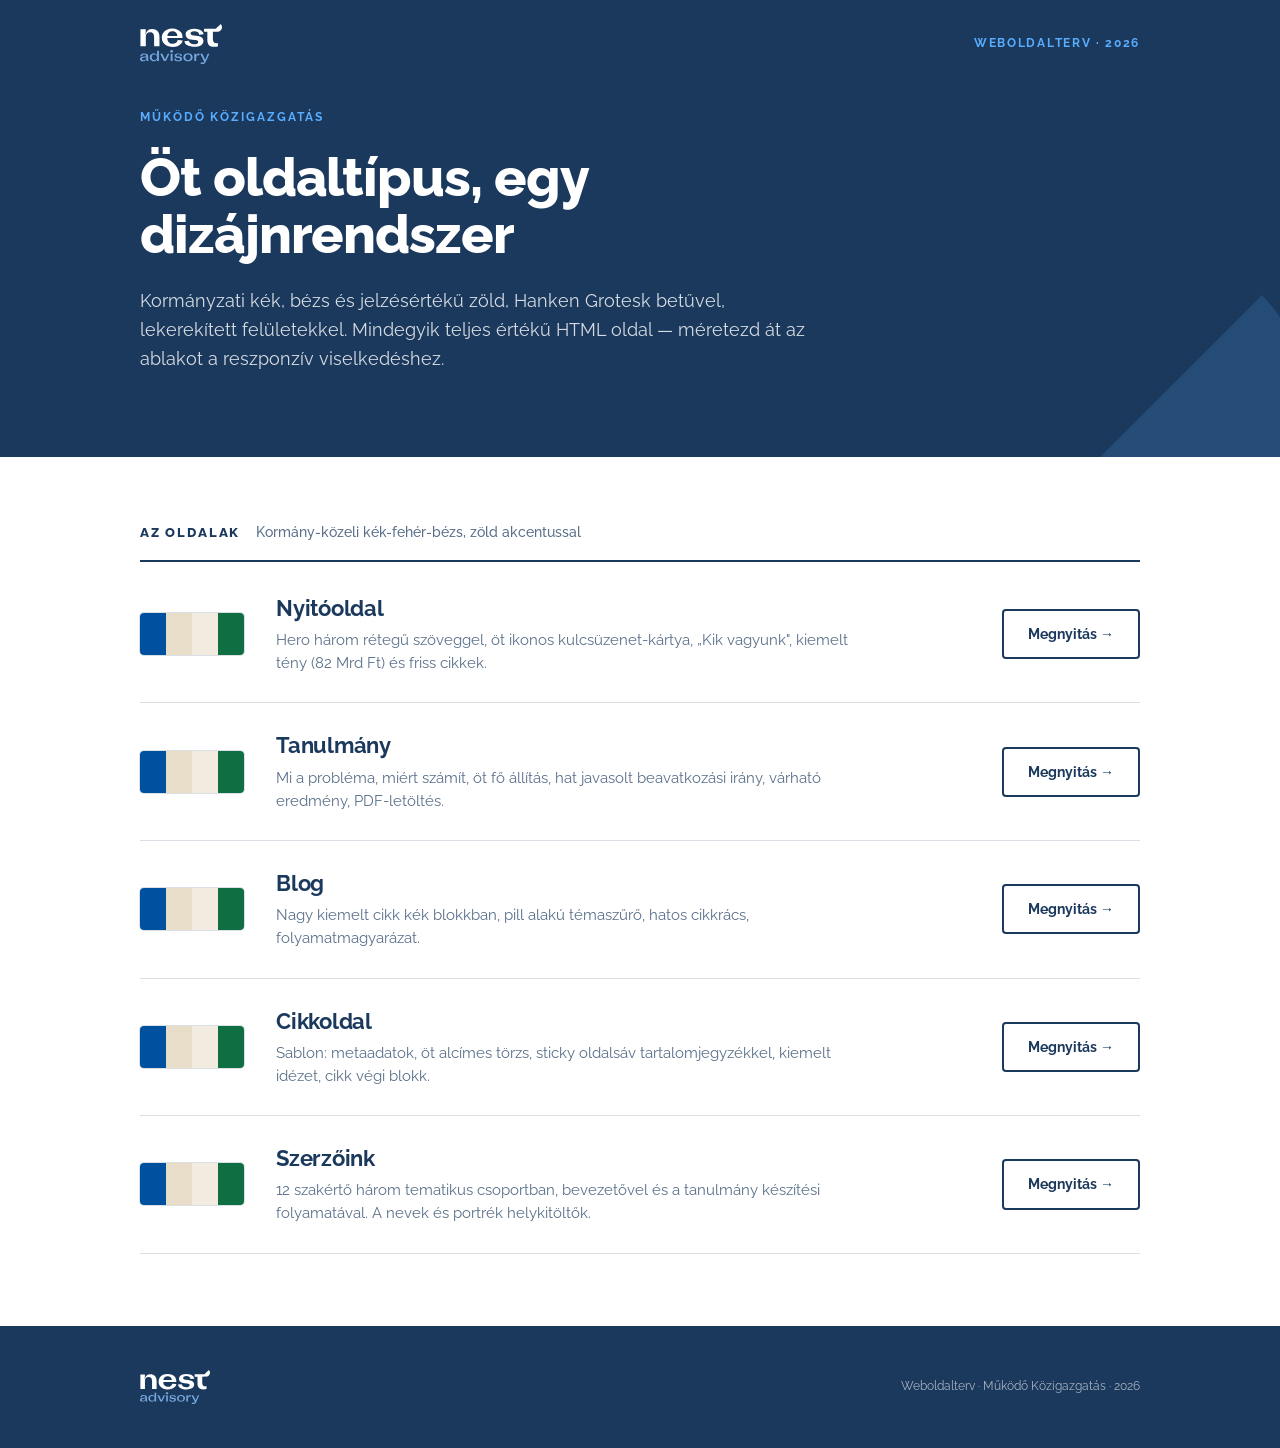
<file: index.html>
<!DOCTYPE html>
<html lang="hu">
<head>
<meta charset="utf-8">
<meta name="viewport" content="width=device-width, initial-scale=1">
<title>Működő Közigazgatás · Nest Advisory</title>
<meta name="robots" content="noindex">
<link href="https://fonts.googleapis.com/css2?family=Raleway:wght@400;500;600;700;800;900&display=swap" rel="stylesheet">
<style>
/* --- Nest Advisory arculati tokenek (forrás: nest-visual-brand) --- */
:root{
  --nest-navy:#1b395d;
  --nest-beige:#d9d1b0;
  --nest-white:#ffffff;
  --nest-advisory:#59adff;
  --navy-72:rgba(27,57,93,.72);
  --navy-line:rgba(27,57,93,.16);
  --navy-soft:#F2F5F8;
  --maxw:1080px;
  --nest-font:'Raleway','Helvetica Neue',Arial,sans-serif;
}
*{box-sizing:border-box;margin:0;padding:0}
body{font-family:var(--nest-font);color:var(--nest-navy);background:var(--nest-white);
  font-size:16px;line-height:1.6;-webkit-font-smoothing:antialiased}
.wrap{max-width:var(--maxw);margin:0 auto;padding:0 40px}
a{color:inherit;text-decoration:none}

/* HEADER — navy, negatív Advisory logó */
header{background:var(--nest-navy);padding:24px 0}
.hdr{display:flex;align-items:center;justify-content:space-between;gap:24px}
.logo img{height:40px;width:auto;display:block}
.hdr-meta{font-size:12px;font-weight:700;letter-spacing:.14em;text-transform:uppercase;color:var(--nest-advisory)}

/* HERO — navy, brandmark díszítés */
.hero{background:var(--nest-navy);color:var(--nest-white);padding:20px 0 84px;position:relative;overflow:hidden}
.hero .brandmark{position:absolute;right:-60px;bottom:-120px;width:360px;height:360px;
  color:var(--nest-advisory);opacity:.16;pointer-events:none}
.hero .brandmark svg{width:100%;height:100%;display:block}
.hero .wrap{position:relative;z-index:2}
.eyebrow{font-size:12px;font-weight:700;letter-spacing:.16em;text-transform:uppercase;
  color:var(--nest-advisory);margin-bottom:22px}
h1{font-size:54px;font-weight:800;line-height:1.06;letter-spacing:-.02em;margin-bottom:22px;max-width:18ch}
.lead{font-size:18px;font-weight:400;line-height:1.62;color:rgba(255,255,255,.82);max-width:62ch}

/* LISTA — a B oldalak */
.sec{padding:64px 0 0}
.sec-h{display:flex;align-items:baseline;gap:16px;padding-bottom:16px;
  border-bottom:2px solid var(--nest-navy);margin-bottom:4px}
.sec-h b{font-size:13px;font-weight:800;letter-spacing:.14em;text-transform:uppercase}
.sec-h span{font-size:14px;color:var(--navy-72);font-weight:500}
.item{display:grid;grid-template-columns:104px 1fr auto;gap:32px;align-items:center;
  padding:28px 0;border-bottom:1px solid var(--navy-line);transition:background .18s}
.item:hover{background:var(--navy-soft)}
.sw{display:flex;height:42px;border-radius:4px;overflow:hidden;box-shadow:0 0 0 1px var(--navy-line)}
.sw i{flex:1}
.item h2{font-size:22px;font-weight:700;line-height:1.28;margin-bottom:6px;letter-spacing:-.01em}
.item p{font-size:14.5px;color:var(--navy-72);line-height:1.6;max-width:66ch;font-weight:400}
.go{display:inline-flex;align-items:center;gap:9px;font-size:14px;font-weight:700;
  padding:12px 24px;border:2px solid var(--nest-navy);border-radius:4px;white-space:nowrap;transition:all .15s}
.go:hover{background:var(--nest-navy);color:var(--nest-white)}

/* NOTE — bézs blokk */
.note{background:var(--nest-beige);padding:40px 44px;margin:64px 0 0;border-radius:6px}
.note h3{font-size:13px;font-weight:800;letter-spacing:.14em;text-transform:uppercase;margin-bottom:18px}
.note p{font-size:14.5px;color:var(--nest-navy);line-height:1.75;margin-bottom:14px;max-width:80ch}
.note p:last-child{margin-bottom:0}
.note b{font-weight:700}

/* FOOTER — navy */
footer{background:var(--nest-navy);color:var(--nest-white);margin-top:72px;padding:44px 0}
.f{display:flex;align-items:center;justify-content:space-between;gap:24px}
.f img{height:34px;width:auto;display:block}
.f span{font-size:12px;color:rgba(255,255,255,.62)}

@media(max-width:760px){
  .wrap{padding:0 22px}
  h1{font-size:36px}
  .item{grid-template-columns:1fr;gap:16px}
  .sw{width:150px}
  .hdr{flex-direction:column;align-items:flex-start;gap:14px}
  .note{padding:28px 24px}
  .f{flex-direction:column;align-items:flex-start;gap:14px}
  .hero .brandmark{width:210px;height:210px;right:-50px;bottom:-70px}
}
</style>
</head>
<body>

<header>
  <div class="wrap hdr">
    <a href="#" class="logo"><img src="assets/nest-advisory_negativ.svg" alt="Nest Advisory"></a>
    <span class="hdr-meta">Weboldalterv · 2026</span>
  </div>
</header>

<section class="hero">
  <div class="brandmark">
    <svg xmlns="http://www.w3.org/2000/svg" viewBox="0 0 200 200" role="img" aria-label="Nest brandmark">
      <path d="M43.43 156.57 A80 80 0 0 0 156.57 43.43 Z" fill="currentColor"/>
    </svg>
  </div>
  <div class="wrap">
    <div class="eyebrow">Működő Közigazgatás</div>
    <h1>Öt oldaltípus, egy dizájnrendszer</h1>
    <p class="lead">Kormányzati kék, bézs és jelzésértékű zöld, Hanken Grotesk betűvel, lekerekített felületekkel. Mindegyik teljes értékű HTML oldal — méretezd át az ablakot a reszponzív viselkedéshez.</p>
  </div>
</section>

<div class="wrap">
  <div class="sec">
    <div class="sec-h"><b>Az oldalak</b><span>Kormány-közeli kék-fehér-bézs, zöld akcentussal</span></div>

    <div class="item">
      <div class="sw"><i style="background:#0050A0"></i><i style="background:#E7DDC8"></i><i style="background:#F2EBDF"></i><i style="background:#0F6E42"></i></div>
      <div>
        <h2>Nyitóoldal</h2>
        <p>Hero három rétegű szöveggel, öt ikonos kulcsüzenet-kártya, „Kik vagyunk", kiemelt tény (82 Mrd Ft) és friss cikkek.</p>
      </div>
      <a class="go" href="B-nyitooldal.html">Megnyitás →</a>
    </div>

    <div class="item">
      <div class="sw"><i style="background:#0050A0"></i><i style="background:#E7DDC8"></i><i style="background:#F2EBDF"></i><i style="background:#0F6E42"></i></div>
      <div>
        <h2>Tanulmány</h2>
        <p>Mi a probléma, miért számít, öt fő állítás, hat javasolt beavatkozási irány, várható eredmény, PDF-letöltés.</p>
      </div>
      <a class="go" href="B-tanulmany.html">Megnyitás →</a>
    </div>

    <div class="item">
      <div class="sw"><i style="background:#0050A0"></i><i style="background:#E7DDC8"></i><i style="background:#F2EBDF"></i><i style="background:#0F6E42"></i></div>
      <div>
        <h2>Blog</h2>
        <p>Nagy kiemelt cikk kék blokkban, pill alakú témaszűrő, hatos cikkrács, folyamatmagyarázat.</p>
      </div>
      <a class="go" href="B-blog.html">Megnyitás →</a>
    </div>

    <div class="item">
      <div class="sw"><i style="background:#0050A0"></i><i style="background:#E7DDC8"></i><i style="background:#F2EBDF"></i><i style="background:#0F6E42"></i></div>
      <div>
        <h2>Cikkoldal</h2>
        <p>Sablon: metaadatok, öt alcímes törzs, sticky oldalsáv tartalomjegyzékkel, kiemelt idézet, cikk végi blokk.</p>
      </div>
      <a class="go" href="B-cikk.html">Megnyitás →</a>
    </div>

    <div class="item">
      <div class="sw"><i style="background:#0050A0"></i><i style="background:#E7DDC8"></i><i style="background:#F2EBDF"></i><i style="background:#0F6E42"></i></div>
      <div>
        <h2>Szerzőink</h2>
        <p>12 szakértő három tematikus csoportban, bevezetővel és a tanulmány készítési folyamatával. A nevek és portrék helykitöltők.</p>
      </div>
      <a class="go" href="B-szerzoink.html">Megnyitás →</a>
    </div>
  </div>
</div>

<footer>
  <div class="wrap f">
    <img src="assets/nest-advisory_negativ.svg" alt="Nest Advisory">
    <span>Weboldalterv · Működő Közigazgatás · 2026</span>
  </div>
</footer>

</body>
</html>
</file>
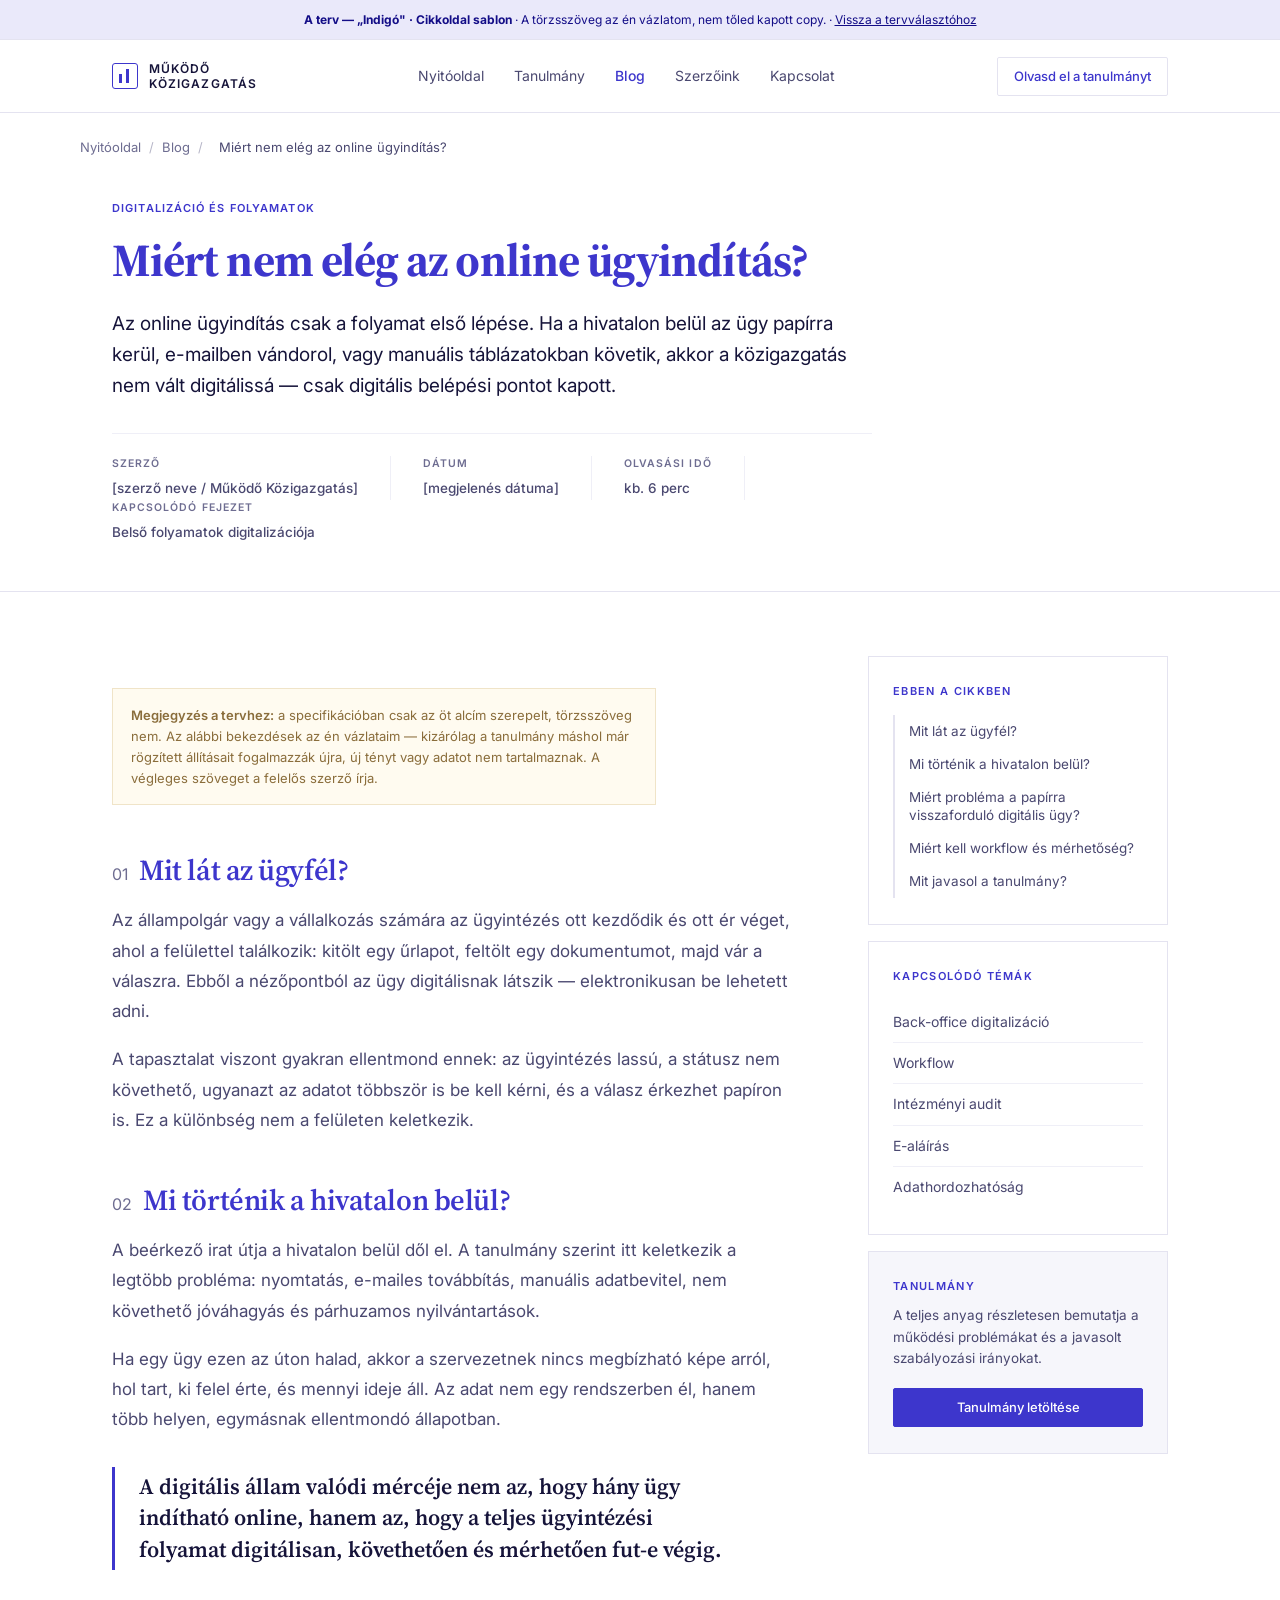
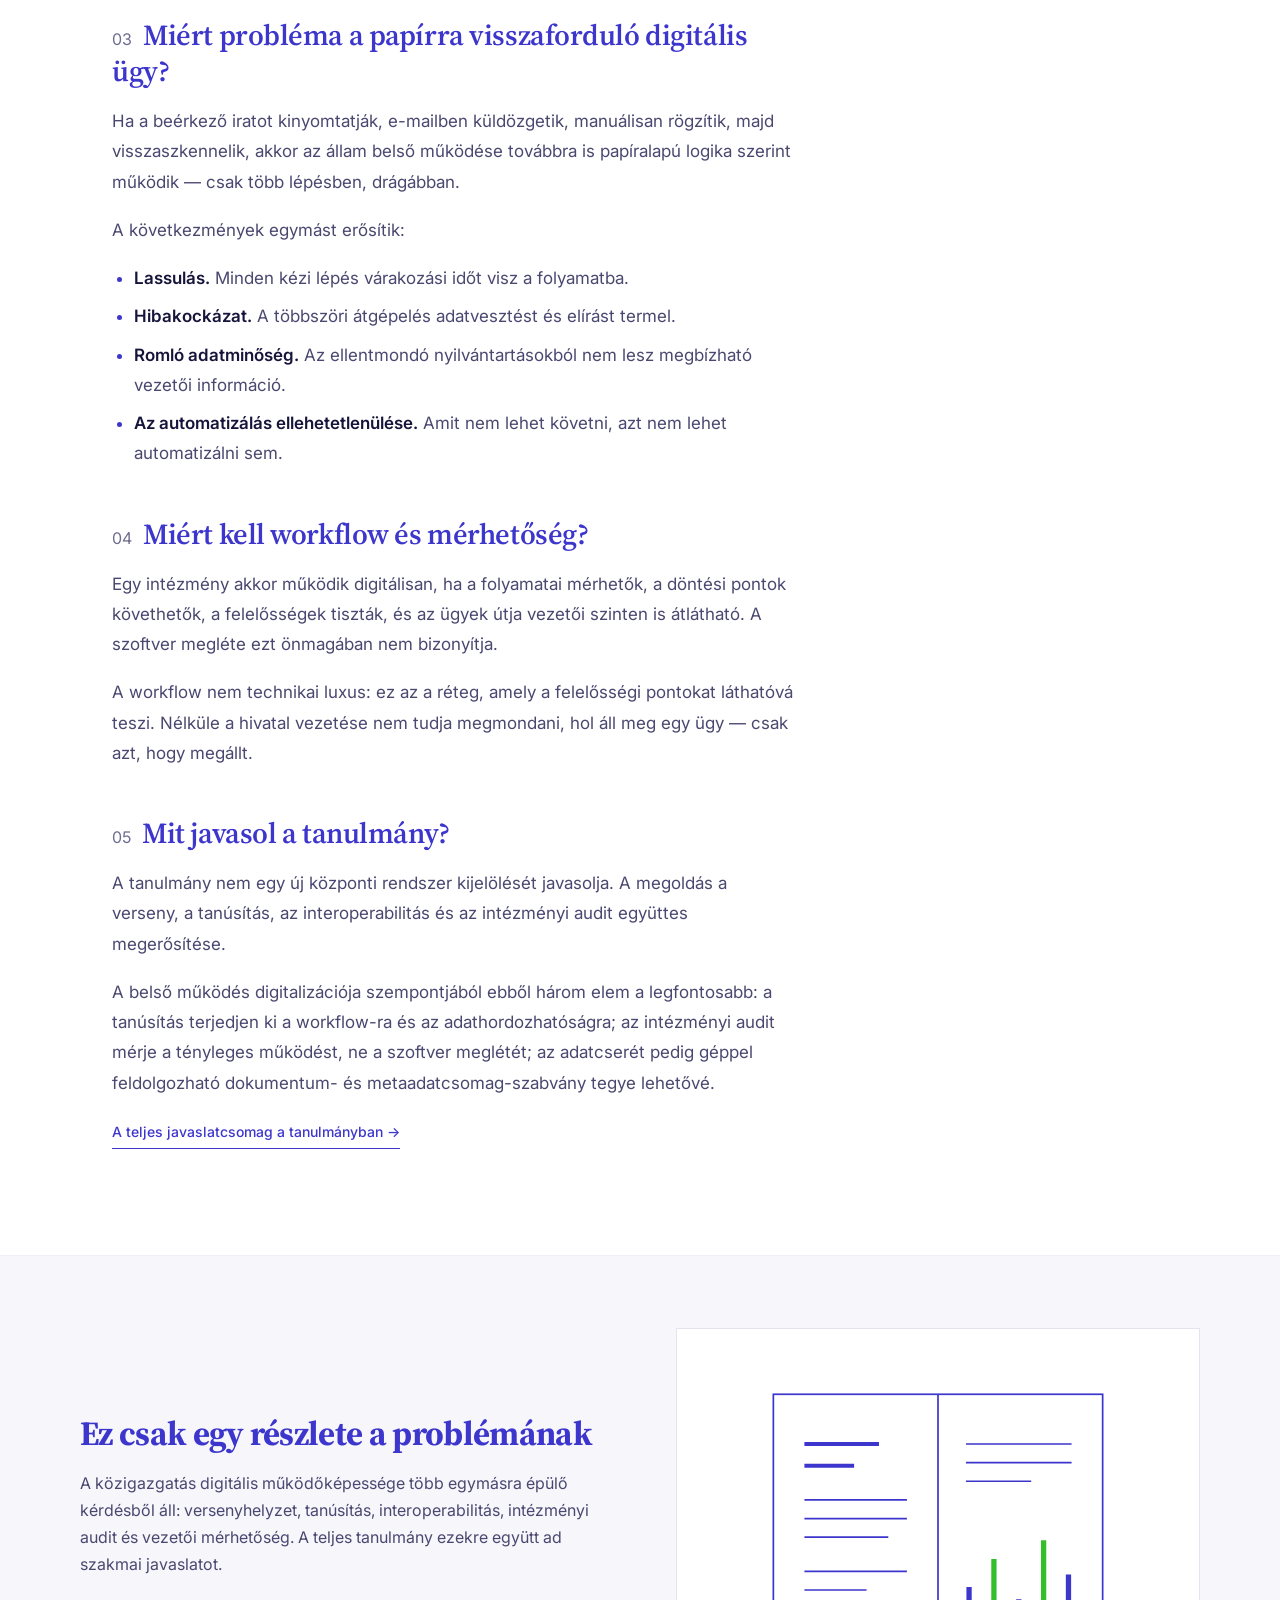
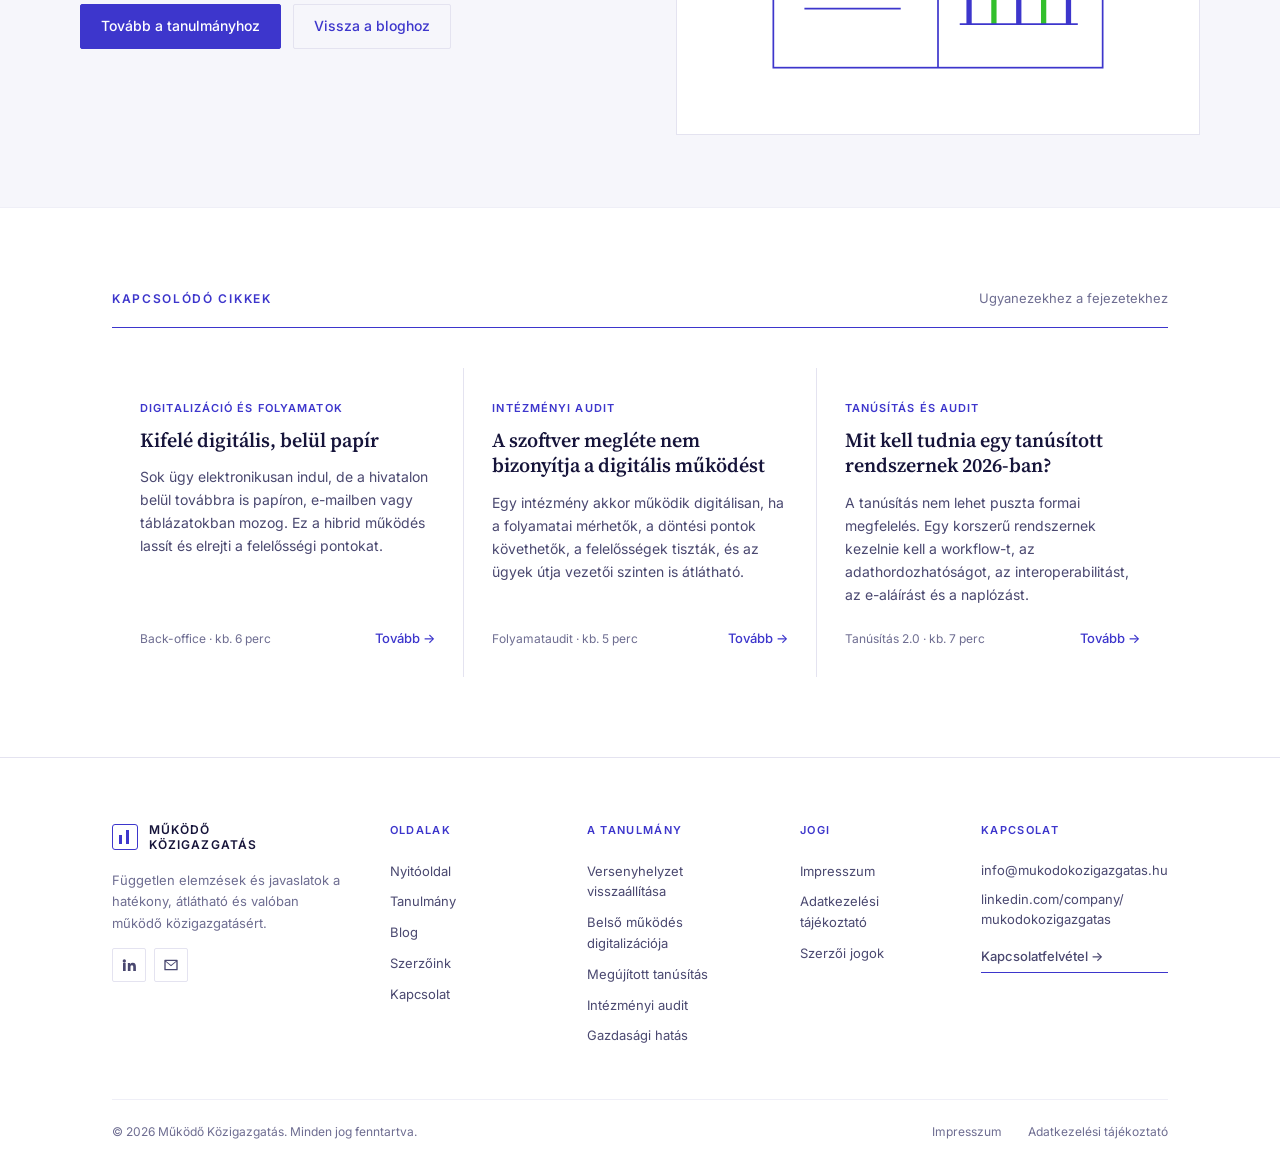
<file: A-cikk.html>
<!DOCTYPE html>
<html lang="hu">
<head>
<meta charset="utf-8">
<meta name="viewport" content="width=device-width, initial-scale=1">
<title>A terv — Cikkoldal · Működő Közigazgatás</title>
<link href="https://fonts.googleapis.com/css2?family=Source+Serif+4:opsz,wght@8..60,400;8..60,600;8..60,700&family=Inter:wght@400;500;600&display=swap" rel="stylesheet">
<style>
:root{
  --indigo:#3D36CC;
  --indigo-deep:#130D87;
  --red-text:#D40000;
  --green:#32BF2B;
  --green-text:#1F7A1A;
  --ink:#16143A;
  --ink-2:#4A4870;
  --ink-3:#6E6D91;
  --line:#E4E3F0;
  --line-soft:#EFEFF7;
  --bg:#ffffff;
  --bg-2:#F6F6FB;
  --indigo-soft:#EAE9FA;
  --maxw:1120px;
  --serif:"Source Serif 4",Georgia,serif;
  --sans:"Inter",-apple-system,BlinkMacSystemFont,"Segoe UI",sans-serif;
}
*{box-sizing:border-box;margin:0;padding:0}
html{scroll-behavior:smooth}
body{font-family:var(--sans);color:var(--ink);background:var(--bg);
  -webkit-font-smoothing:antialiased;font-size:16px;line-height:1.6}
.wrap{max-width:var(--maxw);margin:0 auto;padding:0 32px}
a{color:inherit;text-decoration:none}

header{border-bottom:1px solid var(--line);position:sticky;top:0;
  background:rgba(255,255,255,.93);backdrop-filter:blur(8px);z-index:50}
.hdr{display:flex;align-items:center;justify-content:space-between;height:72px}
.logo{display:flex;align-items:center;gap:11px}
.logo-mark{width:26px;height:26px;border:1.5px solid var(--indigo);border-radius:3px;position:relative;flex:none}
.logo-mark::before,.logo-mark::after{content:"";position:absolute;bottom:5px;width:3px;background:var(--indigo)}
.logo-mark::before{left:6px;height:9px}
.logo-mark::after{left:13px;height:14px}
.logo-txt{font-size:12px;font-weight:600;letter-spacing:.09em;text-transform:uppercase;line-height:1.25}
nav{display:flex;align-items:center;gap:30px}
nav a{font-size:14px;color:var(--ink-2);transition:color .15s}
nav a:hover,nav a.active{color:var(--indigo)}
nav a.active{font-weight:500}
.btn{display:inline-flex;align-items:center;gap:8px;font-size:14px;font-weight:500;
  padding:10px 20px;border-radius:2px;border:1px solid var(--indigo);background:var(--indigo);
  color:#fff;transition:all .15s;cursor:pointer;font-family:inherit}
.btn:hover{background:var(--indigo-deep);border-color:var(--indigo-deep)}
.btn-ghost{background:transparent;color:var(--indigo);border-color:var(--line)}
.btn-ghost:hover{background:var(--indigo-soft);border-color:var(--indigo)}
.btn-sm{padding:8px 16px;font-size:13px}
.link-arrow{display:inline-flex;align-items:center;gap:8px;font-size:14px;font-weight:500;
  color:var(--indigo);padding-bottom:3px;border-bottom:1px solid var(--indigo);transition:gap .15s}
.link-arrow:hover{gap:13px}
.tag{display:inline-block;font-size:11px;font-weight:600;letter-spacing:.1em;
  text-transform:uppercase;color:var(--indigo)}

/* BREADCRUMB */
.crumb{padding:24px 0 0;font-size:13px;color:var(--ink-3)}
.crumb a{color:var(--ink-3);transition:color .15s}
.crumb a:hover{color:var(--indigo)}
.crumb span{margin:0 8px;opacity:.5}

/* CIKK HERO */
.chero{padding:36px 0 48px;border-bottom:1px solid var(--line)}
.chero-in{max-width:760px}
.chero h1{font-family:var(--serif);font-weight:700;font-size:46px;line-height:1.12;
  letter-spacing:-.02em;margin:14px 0 24px;color:var(--indigo)}
.chero .lead{font-size:19px;line-height:1.62;color:var(--ink)}
.cmeta{display:flex;flex-wrap:wrap;gap:0;margin-top:32px;border-top:1px solid var(--line-soft);
  padding-top:22px}
.cmeta div{padding-right:32px;margin-right:32px;border-right:1px solid var(--line-soft)}
.cmeta div:last-child{border-right:0;margin-right:0;padding-right:0}
.cmeta dt{font-size:10.5px;font-weight:600;letter-spacing:.1em;text-transform:uppercase;
  color:var(--ink-3);margin-bottom:5px}
.cmeta dd{font-size:13.5px;color:var(--ink-2);font-weight:500}

/* TÖRZS + OLDALSÁV */
.body{padding:64px 0 88px}
.body-grid{display:grid;grid-template-columns:minmax(0,1fr) 300px;gap:72px;align-items:start}
article h2{font-family:var(--serif);font-weight:600;font-size:29px;line-height:1.24;
  letter-spacing:-.015em;margin:48px 0 16px;color:var(--indigo)}
article h2:first-child{margin-top:0}
article h2 .n{font-size:16px;color:var(--ink-3);font-weight:400;margin-right:12px;
  font-family:var(--sans)}
article p{font-size:17px;line-height:1.78;color:var(--ink-2);margin-bottom:18px;max-width:68ch}
article strong{color:var(--ink);font-weight:600}
article ul{margin:0 0 18px;padding-left:22px;max-width:68ch}
article li{font-size:17px;line-height:1.78;color:var(--ink-2);margin-bottom:8px}
article li::marker{color:var(--indigo)}
.pull{border-left:3px solid var(--indigo);padding:4px 0 4px 24px;margin:32px 0;
  font-family:var(--serif);font-size:22px;line-height:1.45;color:var(--ink);font-weight:600;
  max-width:56ch}
.draft{background:#FFFBF0;border:1px solid #F0E4C8;padding:16px 18px;margin:32px 0;
  font-size:13px;color:#8A6D3B;line-height:1.6;max-width:68ch}
.draft b{font-weight:600}

/* OLDALSÁV */
.side{position:sticky;top:104px}
.side-box{border:1px solid var(--line);padding:26px 24px;margin-bottom:16px}
.side-box h4{font-size:11px;font-weight:600;letter-spacing:.12em;text-transform:uppercase;
  color:var(--indigo);margin-bottom:16px}
.side-box a.t{display:block;font-size:14px;color:var(--ink-2);padding:9px 0;
  border-bottom:1px solid var(--line-soft);transition:color .15s}
.side-box a.t:last-of-type{border-bottom:0}
.side-box a.t:hover{color:var(--indigo)}
.side-cta{background:var(--bg-2);border:1px solid var(--line);padding:26px 24px}
.side-cta h4{font-size:11px;font-weight:600;letter-spacing:.12em;text-transform:uppercase;
  color:var(--indigo);margin-bottom:10px}
.side-cta p{font-size:13.5px;color:var(--ink-2);line-height:1.6;margin-bottom:18px}
.side-cta .btn{width:100%;justify-content:center}
.toc{border:1px solid var(--line);padding:26px 24px;margin-bottom:16px}
.toc h4{font-size:11px;font-weight:600;letter-spacing:.12em;text-transform:uppercase;
  color:var(--indigo);margin-bottom:14px}
.toc a{display:block;font-size:13.5px;color:var(--ink-2);padding:7px 0 7px 14px;
  border-left:2px solid var(--line);transition:all .15s;line-height:1.4}
.toc a:hover{color:var(--indigo);border-color:var(--indigo)}

/* CIKK VÉGI BLOKK */
.end{background:var(--bg-2);border-top:1px solid var(--line-soft);border-bottom:1px solid var(--line-soft)}
.end-in{padding:72px 0;display:grid;grid-template-columns:1fr 1fr;gap:72px;align-items:center}
.end h2{font-family:var(--serif);font-weight:700;font-size:34px;line-height:1.16;
  letter-spacing:-.02em;margin-bottom:16px;color:var(--indigo)}
.end p{font-size:16px;color:var(--ink-2);line-height:1.7;max-width:54ch}
.end .cta{margin-top:26px;display:flex;gap:12px;flex-wrap:wrap}
.end-art{border:1px solid var(--line);background:#fff;aspect-ratio:4/3;
  display:flex;align-items:center;justify-content:center;padding:28px}
.end-art svg{width:100%;height:auto}

/* KAPCSOLÓDÓ CIKKEK */
.rel{padding:80px 0}
.sec-head{display:flex;align-items:baseline;justify-content:space-between;
  padding-bottom:18px;border-bottom:1px solid var(--indigo);margin-bottom:40px}
.sec-head h2{font-size:12px;font-weight:600;letter-spacing:.14em;text-transform:uppercase;color:var(--indigo)}
.sec-head span{font-size:13px;color:var(--ink-3)}
.grid{display:grid;grid-template-columns:repeat(3,1fr);gap:1px;background:var(--line)}
.card{padding:32px 28px 28px;background:var(--bg);display:flex;flex-direction:column;transition:background .18s}
.card:hover{background:var(--bg-2)}
.card h3{font-family:var(--serif);font-weight:600;font-size:20px;line-height:1.28;margin:10px 0 12px}
.card p{font-size:14px;color:var(--ink-2);line-height:1.65;margin-bottom:22px;flex:1}
.card-foot{display:flex;align-items:center;justify-content:space-between;font-size:12px;color:var(--ink-3)}
.card-foot .arrow{color:var(--indigo);font-weight:500;font-size:13px}

/* FOOTER */
footer{border-top:1px solid var(--line);padding:64px 0 0;font-size:14px}
.f-grid{display:grid;grid-template-columns:1.5fr 1fr 1.1fr .9fr 1.1fr;gap:36px;padding-bottom:48px}
.f-about p{font-size:13px;color:var(--ink-3);line-height:1.65;margin-top:18px;max-width:30ch}
.f-col h5{font-size:11px;font-weight:600;letter-spacing:.12em;text-transform:uppercase;
  margin-bottom:16px;color:var(--indigo)}
.f-col a{display:block;font-size:13px;color:var(--ink-2);padding:5px 0;transition:color .15s}
.f-col a:hover{color:var(--indigo)}
.f-contact div{font-size:13px;color:var(--ink-2);padding:5px 0;line-height:1.5}
.social{display:flex;gap:8px;margin-top:14px}
.social a{display:flex;align-items:center;justify-content:center;width:34px;height:34px;
  border:1px solid var(--line);border-radius:2px;color:var(--ink-2);transition:all .15s;padding:0}
.social a:hover{border-color:var(--indigo);color:var(--indigo);background:var(--indigo-soft)}
.social svg{width:16px;height:16px;fill:currentColor}
.f-bar{border-top:1px solid var(--line-soft);padding:22px 0;display:flex;
  justify-content:space-between;font-size:12px;color:var(--ink-3);gap:20px}
.f-bar div{display:flex;gap:26px}
.note{background:var(--indigo-soft);border-bottom:1px solid var(--line);padding:10px 32px;
  font-size:12px;color:var(--indigo-deep);text-align:center}
.note a{text-decoration:underline}

@media(max-width:980px){
  .body-grid,.end-in{grid-template-columns:1fr;gap:44px}
  .side{position:static}
  .grid{grid-template-columns:repeat(2,1fr)}
  .chero h1{font-size:34px}
  .f-grid{grid-template-columns:1fr 1fr;gap:36px}
  nav{display:none}
}
@media(max-width:620px){
  .wrap{padding:0 20px}
  .grid{grid-template-columns:1fr}
  .chero h1{font-size:28px}
  .chero .lead{font-size:17px}
  article p,article li{font-size:16px}
  .cmeta div{border-right:0;padding-right:0;margin-right:0;padding-bottom:12px;width:100%}
  .f-grid{grid-template-columns:1fr}
  .f-bar{flex-direction:column;gap:12px}
  .f-bar div{flex-direction:column;gap:8px}
}
</style>
</head>
<body>

<div class="note"><strong>A terv — „Indigó" · Cikkoldal sablon</strong> · A törzsszöveg az én vázlatom, nem tőled kapott copy. · <a href="index.html">Vissza a tervválasztóhoz</a></div>

<header>
  <div class="wrap hdr">
    <a href="A-nyitooldal.html" class="logo"><span class="logo-mark"></span><span class="logo-txt">Működő<br>Közigazgatás</span></a>
    <nav><a href="A-nyitooldal.html">Nyitóoldal</a><a href="A-tanulmany.html">Tanulmány</a><a href="A-blog.html" class="active">Blog</a><a href="A-szerzoink.html">Szerzőink</a><a href="#">Kapcsolat</a></nav>
    <a href="A-tanulmany.html" class="btn btn-ghost btn-sm">Olvasd el a tanulmányt</a>
  </div>
</header>

<div class="wrap crumb">
  <a href="A-nyitooldal.html">Nyitóoldal</a><span>/</span><a href="A-blog.html">Blog</a><span>/</span><span style="opacity:1;color:var(--ink-2)">Miért nem elég az online ügyindítás?</span>
</div>

<!-- CIKK HERO -->
<section class="chero">
  <div class="wrap">
    <div class="chero-in">
      <span class="tag">Digitalizáció és folyamatok</span>
      <h1>Miért nem elég az online ügyindítás?</h1>
      <p class="lead">Az online ügyindítás csak a folyamat első lépése. Ha a hivatalon belül az ügy papírra kerül, e-mailben vándorol, vagy manuális táblázatokban követik, akkor a közigazgatás nem vált digitálissá — csak digitális belépési pontot kapott.</p>
      <dl class="cmeta">
        <div><dt>Szerző</dt><dd>[szerző neve / Működő Közigazgatás]</dd></div>
        <div><dt>Dátum</dt><dd>[megjelenés dátuma]</dd></div>
        <div><dt>Olvasási idő</dt><dd>kb. 6 perc</dd></div>
        <div><dt>Kapcsolódó fejezet</dt><dd>Belső folyamatok digitalizációja</dd></div>
      </dl>
    </div>
  </div>
</section>

<!-- TÖRZS -->
<section class="body">
  <div class="wrap body-grid">
    <article>

      <div class="draft">
        <b>Megjegyzés a tervhez:</b> a specifikációban csak az öt alcím szerepelt, törzsszöveg nem. Az alábbi bekezdések az én vázlataim — kizárólag a tanulmány máshol már rögzített állításait fogalmazzák újra, új tényt vagy adatot nem tartalmaznak. A végleges szöveget a felelős szerző írja.
      </div>

      <h2 id="a1"><span class="n">01</span>Mit lát az ügyfél?</h2>
      <p>Az állampolgár vagy a vállalkozás számára az ügyintézés ott kezdődik és ott ér véget, ahol a felülettel találkozik: kitölt egy űrlapot, feltölt egy dokumentumot, majd vár a válaszra. Ebből a nézőpontból az ügy digitálisnak látszik — elektronikusan be lehetett adni.</p>
      <p>A tapasztalat viszont gyakran ellentmond ennek: az ügyintézés lassú, a státusz nem követhető, ugyanazt az adatot többször is be kell kérni, és a válasz érkezhet papíron is. Ez a különbség nem a felületen keletkezik.</p>

      <h2 id="a2"><span class="n">02</span>Mi történik a hivatalon belül?</h2>
      <p>A beérkező irat útja a hivatalon belül dől el. A tanulmány szerint itt keletkezik a legtöbb probléma: nyomtatás, e-mailes továbbítás, manuális adatbevitel, nem követhető jóváhagyás és párhuzamos nyilvántartások.</p>
      <p>Ha egy ügy ezen az úton halad, akkor a szervezetnek nincs megbízható képe arról, hol tart, ki felel érte, és mennyi ideje áll. Az adat nem egy rendszerben él, hanem több helyen, egymásnak ellentmondó állapotban.</p>

      <div class="pull">A digitális állam valódi mércéje nem az, hogy hány ügy indítható online, hanem az, hogy a teljes ügyintézési folyamat digitálisan, követhetően és mérhetően fut-e végig.</div>

      <h2 id="a3"><span class="n">03</span>Miért probléma a papírra visszaforduló digitális ügy?</h2>
      <p>Ha a beérkező iratot kinyomtatják, e-mailben küldözgetik, manuálisan rögzítik, majd visszaszkennelik, akkor az állam belső működése továbbra is papíralapú logika szerint működik — csak több lépésben, drágábban.</p>
      <p>A következmények egymást erősítik:</p>
      <ul>
        <li><strong>Lassulás.</strong> Minden kézi lépés várakozási időt visz a folyamatba.</li>
        <li><strong>Hibakockázat.</strong> A többszöri átgépelés adatvesztést és elírást termel.</li>
        <li><strong>Romló adatminőség.</strong> Az ellentmondó nyilvántartásokból nem lesz megbízható vezetői információ.</li>
        <li><strong>Az automatizálás ellehetetlenülése.</strong> Amit nem lehet követni, azt nem lehet automatizálni sem.</li>
      </ul>

      <h2 id="a4"><span class="n">04</span>Miért kell workflow és mérhetőség?</h2>
      <p>Egy intézmény akkor működik digitálisan, ha a folyamatai mérhetők, a döntési pontok követhetők, a felelősségek tiszták, és az ügyek útja vezetői szinten is átlátható. A szoftver megléte ezt önmagában nem bizonyítja.</p>
      <p>A workflow nem technikai luxus: ez az a réteg, amely a felelősségi pontokat láthatóvá teszi. Nélküle a hivatal vezetése nem tudja megmondani, hol áll meg egy ügy — csak azt, hogy megállt.</p>

      <h2 id="a5"><span class="n">05</span>Mit javasol a tanulmány?</h2>
      <p>A tanulmány nem egy új központi rendszer kijelölését javasolja. A megoldás a verseny, a tanúsítás, az interoperabilitás és az intézményi audit együttes megerősítése.</p>
      <p>A belső működés digitalizációja szempontjából ebből három elem a legfontosabb: a tanúsítás terjedjen ki a workflow-ra és az adathordozhatóságra; az intézményi audit mérje a tényleges működést, ne a szoftver meglétét; az adatcserét pedig géppel feldolgozható dokumentum- és metaadatcsomag-szabvány tegye lehetővé.</p>
      <p><a href="A-tanulmany.html" class="link-arrow">A teljes javaslatcsomag a tanulmányban →</a></p>

    </article>

    <aside class="side">
      <div class="toc">
        <h4>Ebben a cikkben</h4>
        <a href="#a1">Mit lát az ügyfél?</a>
        <a href="#a2">Mi történik a hivatalon belül?</a>
        <a href="#a3">Miért probléma a papírra visszaforduló digitális ügy?</a>
        <a href="#a4">Miért kell workflow és mérhetőség?</a>
        <a href="#a5">Mit javasol a tanulmány?</a>
      </div>
      <div class="side-box">
        <h4>Kapcsolódó témák</h4>
        <a href="A-blog.html" class="t">Back-office digitalizáció</a>
        <a href="A-blog.html" class="t">Workflow</a>
        <a href="A-blog.html" class="t">Intézményi audit</a>
        <a href="A-blog.html" class="t">E-aláírás</a>
        <a href="A-blog.html" class="t">Adathordozhatóság</a>
      </div>
      <div class="side-cta">
        <h4>Tanulmány</h4>
        <p>A teljes anyag részletesen bemutatja a működési problémákat és a javasolt szabályozási irányokat.</p>
        <a href="A-tanulmany.html" class="btn btn-sm">Tanulmány letöltése</a>
      </div>
    </aside>
  </div>
</section>

<!-- CIKK VÉGI BLOKK -->
<section class="end">
  <div class="wrap end-in">
    <div>
      <h2>Ez csak egy részlete a problémának</h2>
      <p>A közigazgatás digitális működőképessége több egymásra épülő kérdésből áll: versenyhelyzet, tanúsítás, interoperabilitás, intézményi audit és vezetői mérhetőség. A teljes tanulmány ezekre együtt ad szakmai javaslatot.</p>
      <div class="cta">
        <a href="A-tanulmany.html" class="btn">Tovább a tanulmányhoz</a>
        <a href="A-blog.html" class="btn btn-ghost">Vissza a bloghoz</a>
      </div>
    </div>
    <div class="end-art">
      <svg viewBox="0 0 300 225" fill="none" stroke="#3D36CC" stroke-width="1.1">
        <rect x="44" y="24" width="212" height="176" fill="#fff"/>
        <line x1="150" y1="24" x2="150" y2="200"/>
        <line x1="64" y1="56" x2="112" y2="56" stroke-width="2.6"/><line x1="64" y1="70" x2="96" y2="70" stroke-width="2.6"/>
        <line x1="64" y1="92" x2="130" y2="92"/><line x1="64" y1="104" x2="130" y2="104"/>
        <line x1="64" y1="116" x2="118" y2="116"/><line x1="64" y1="138" x2="130" y2="138"/>
        <line x1="64" y1="150" x2="104" y2="150"/><line x1="64" y1="162" x2="126" y2="162"/>
        <line x1="168" y1="56" x2="236" y2="56"/><line x1="168" y1="68" x2="236" y2="68"/>
        <line x1="168" y1="80" x2="210" y2="80"/>
        <path d="M170 172 v-24 M202 172 v-16 M234 172 v-32" stroke-width="3.4"/>
        <path d="M186 172 v-42 M218 172 v-54" stroke="#32BF2B" stroke-width="3.4"/>
        <line x1="164" y1="172" x2="240" y2="172"/>
      </svg>
    </div>
  </div>
</section>

<!-- KAPCSOLÓDÓ CIKKEK -->
<section class="rel">
  <div class="wrap">
    <div class="sec-head"><h2>Kapcsolódó cikkek</h2><span>Ugyanezekhez a fejezetekhez</span></div>
  </div>
  <div class="wrap">
    <div class="grid">
      <article class="card">
        <span class="tag">Digitalizáció és folyamatok</span>
        <h3>Kifelé digitális, belül papír</h3>
        <p>Sok ügy elektronikusan indul, de a hivatalon belül továbbra is papíron, e-mailben vagy táblázatokban mozog. Ez a hibrid működés lassít és elrejti a felelősségi pontokat.</p>
        <div class="card-foot"><span>Back-office · kb. 6 perc</span><span class="arrow">Tovább →</span></div>
      </article>
      <article class="card">
        <span class="tag">Intézményi audit</span>
        <h3>A szoftver megléte nem bizonyítja a digitális működést</h3>
        <p>Egy intézmény akkor működik digitálisan, ha a folyamatai mérhetők, a döntési pontok követhetők, a felelősségek tiszták, és az ügyek útja vezetői szinten is átlátható.</p>
        <div class="card-foot"><span>Folyamataudit · kb. 5 perc</span><span class="arrow">Tovább →</span></div>
      </article>
      <article class="card">
        <span class="tag">Tanúsítás és audit</span>
        <h3>Mit kell tudnia egy tanúsított rendszernek 2026-ban?</h3>
        <p>A tanúsítás nem lehet puszta formai megfelelés. Egy korszerű rendszernek kezelnie kell a workflow-t, az adathordozhatóságot, az interoperabilitást, az e-aláírást és a naplózást.</p>
        <div class="card-foot"><span>Tanúsítás 2.0 · kb. 7 perc</span><span class="arrow">Tovább →</span></div>
      </article>
    </div>
  </div>
</section>

<!-- FOOTER -->
<footer>
  <div class="wrap">
    <div class="f-grid">
      <div class="f-about">
        <div class="logo"><span class="logo-mark"></span><span class="logo-txt">Működő<br>Közigazgatás</span></div>
        <p>Független elemzések és javaslatok a hatékony, átlátható és valóban működő közigazgatásért.</p>
        <div class="social">
          <a href="#" aria-label="LinkedIn"><svg viewBox="0 0 24 24"><path d="M4.98 3.5a2.5 2.5 0 1 1 0 5 2.5 2.5 0 0 1 0-5ZM3 9h4v12H3V9Zm7 0h3.8v1.7h.05a4.2 4.2 0 0 1 3.75-2.05c4 0 4.75 2.6 4.75 6V21h-4v-5.6c0-1.35 0-3.05-1.9-3.05s-2.2 1.45-2.2 2.95V21h-4V9Z"/></svg></a>
          <a href="#" aria-label="E-mail"><svg viewBox="0 0 24 24"><path d="M2 5a1 1 0 0 1 1-1h18a1 1 0 0 1 1 1v14a1 1 0 0 1-1 1H3a1 1 0 0 1-1-1V5Zm2.5 1L12 12l7.5-6h-15ZM4 7.3V18h16V7.3l-8 6.4-8-6.4Z"/></svg></a>
        </div>
      </div>
      <div class="f-col">
        <h5>Oldalak</h5>
        <a href="A-nyitooldal.html">Nyitóoldal</a><a href="A-tanulmany.html">Tanulmány</a><a href="A-blog.html">Blog</a><a href="A-szerzoink.html">Szerzőink</a><a href="#">Kapcsolat</a>
      </div>
      <div class="f-col">
        <h5>A tanulmány</h5>
        <a href="A-tanulmany.html">Versenyhelyzet visszaállítása</a><a href="A-tanulmany.html">Belső működés digitalizációja</a><a href="A-tanulmany.html">Megújított tanúsítás</a><a href="A-tanulmany.html">Intézményi audit</a><a href="A-tanulmany.html">Gazdasági hatás</a>
      </div>
      <div class="f-col">
        <h5>Jogi</h5>
        <a href="#">Impresszum</a><a href="#">Adatkezelési tájékoztató</a><a href="#">Szerzői jogok</a>
      </div>
      <div class="f-col f-contact">
        <h5>Kapcsolat</h5>
        <div>info@mukodokozigazgatas.hu</div>
        <div>linkedin.com/company/<br>mukodokozigazgatas</div>
        <div style="padding-top:8px"><a href="#" class="link-arrow" style="font-size:13px">Kapcsolatfelvétel →</a></div>
      </div>
    </div>
    <div class="f-bar">
      <span>© 2026 Működő Közigazgatás. Minden jog fenntartva.</span>
      <div><a href="#">Impresszum</a><a href="#">Adatkezelési tájékoztató</a></div>
    </div>
  </div>
</footer>

</body>
</html>
</file>
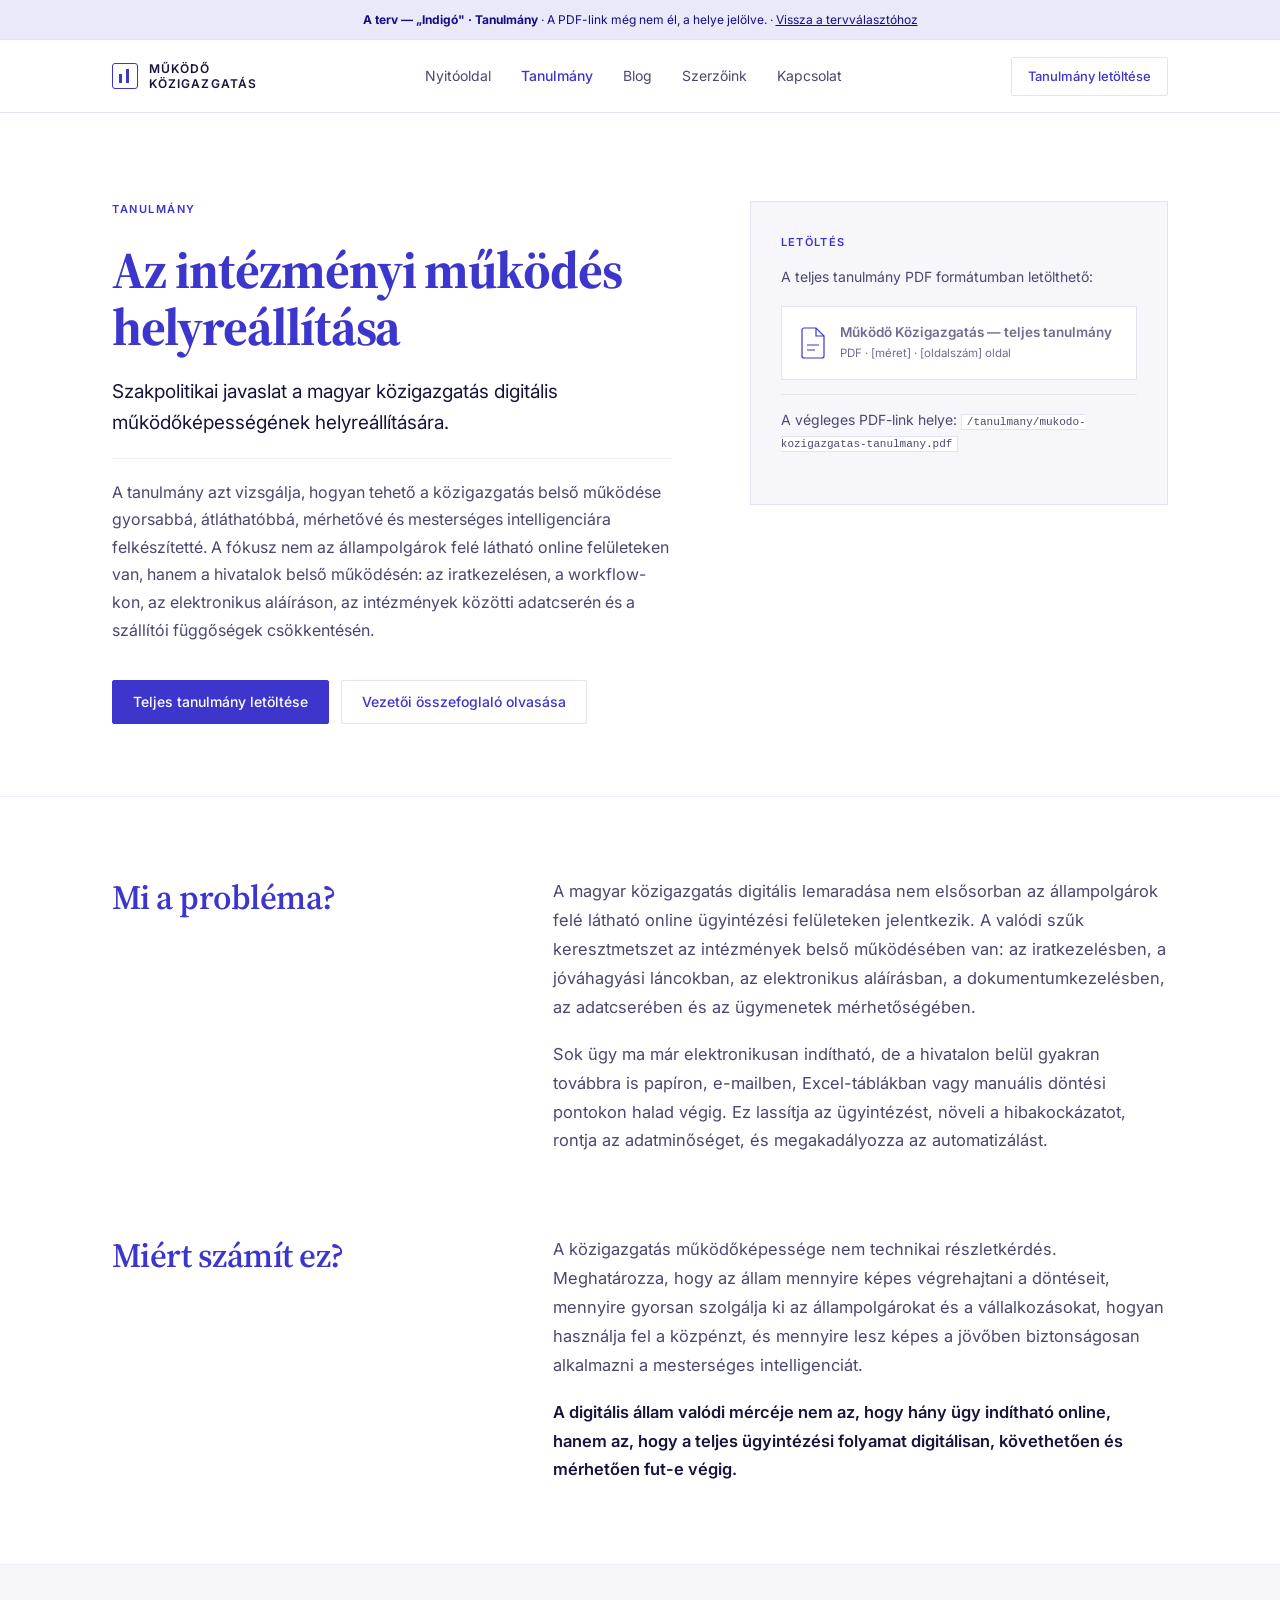
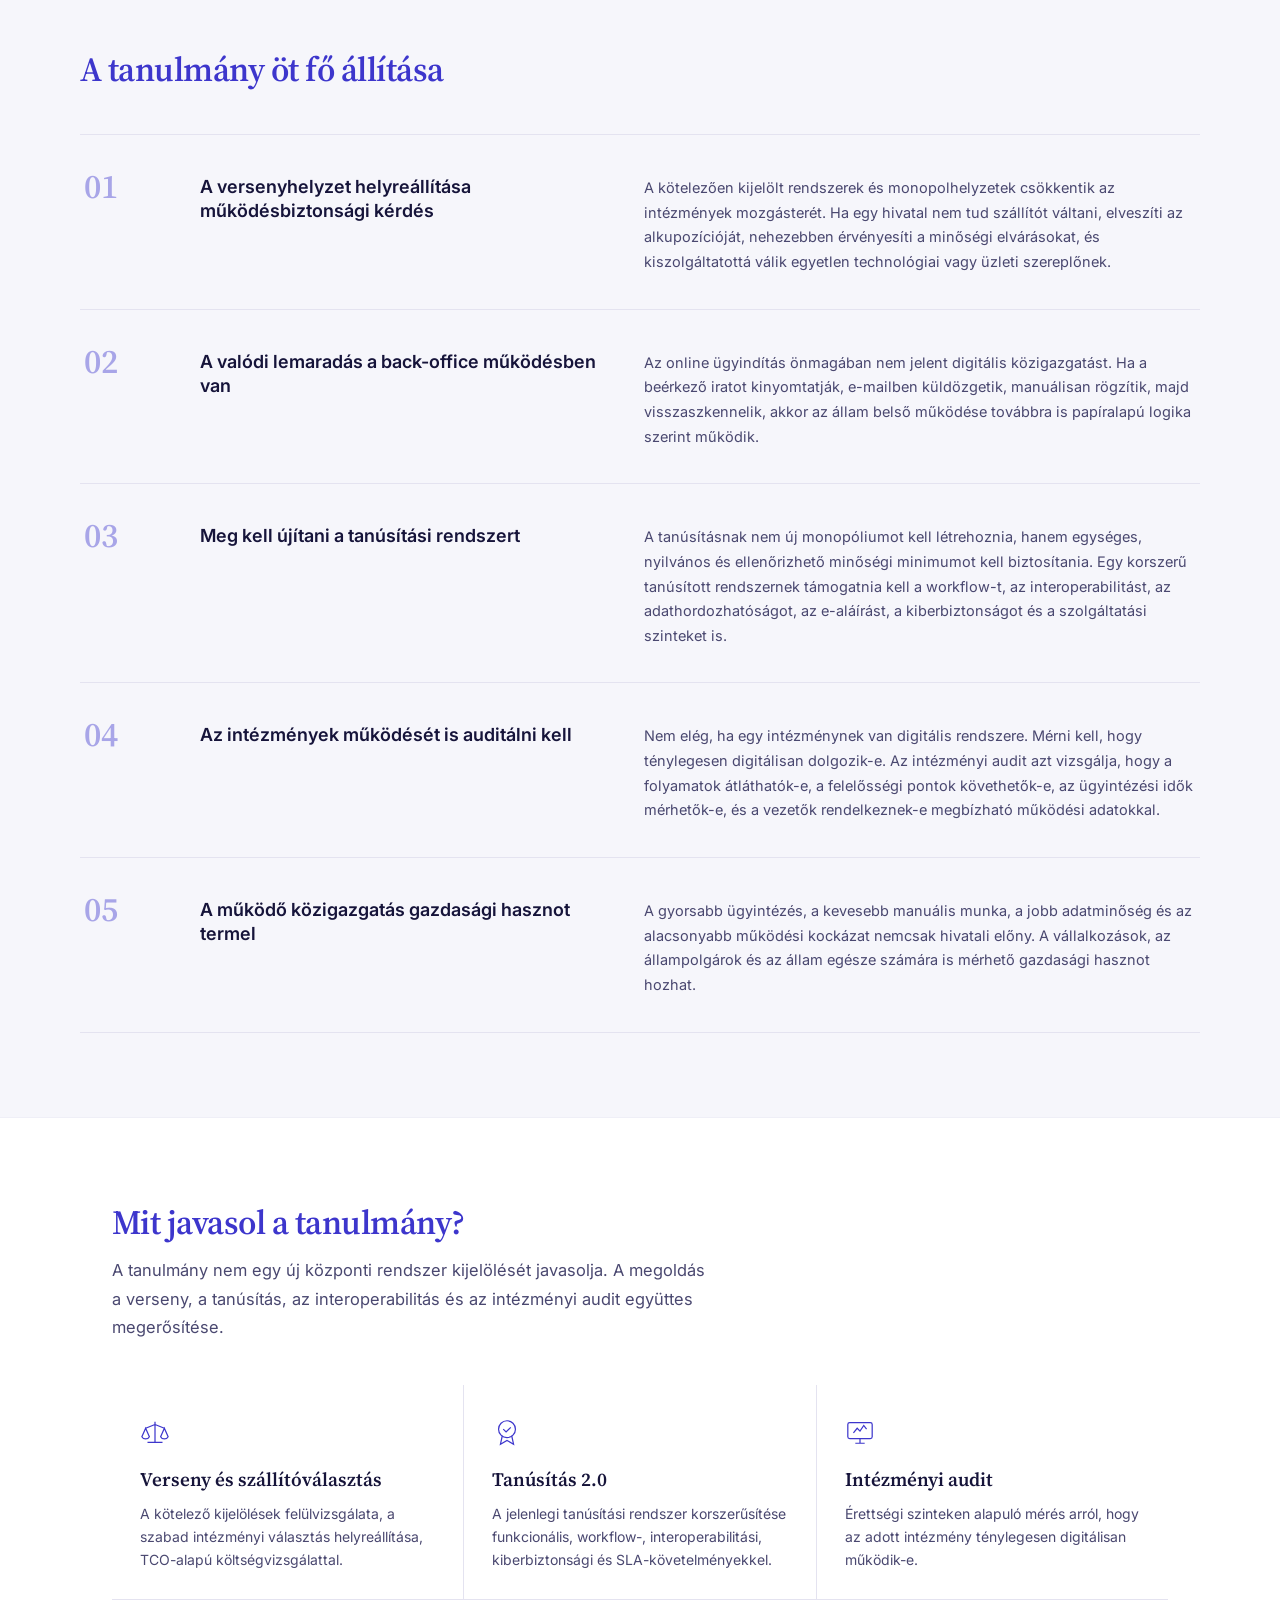
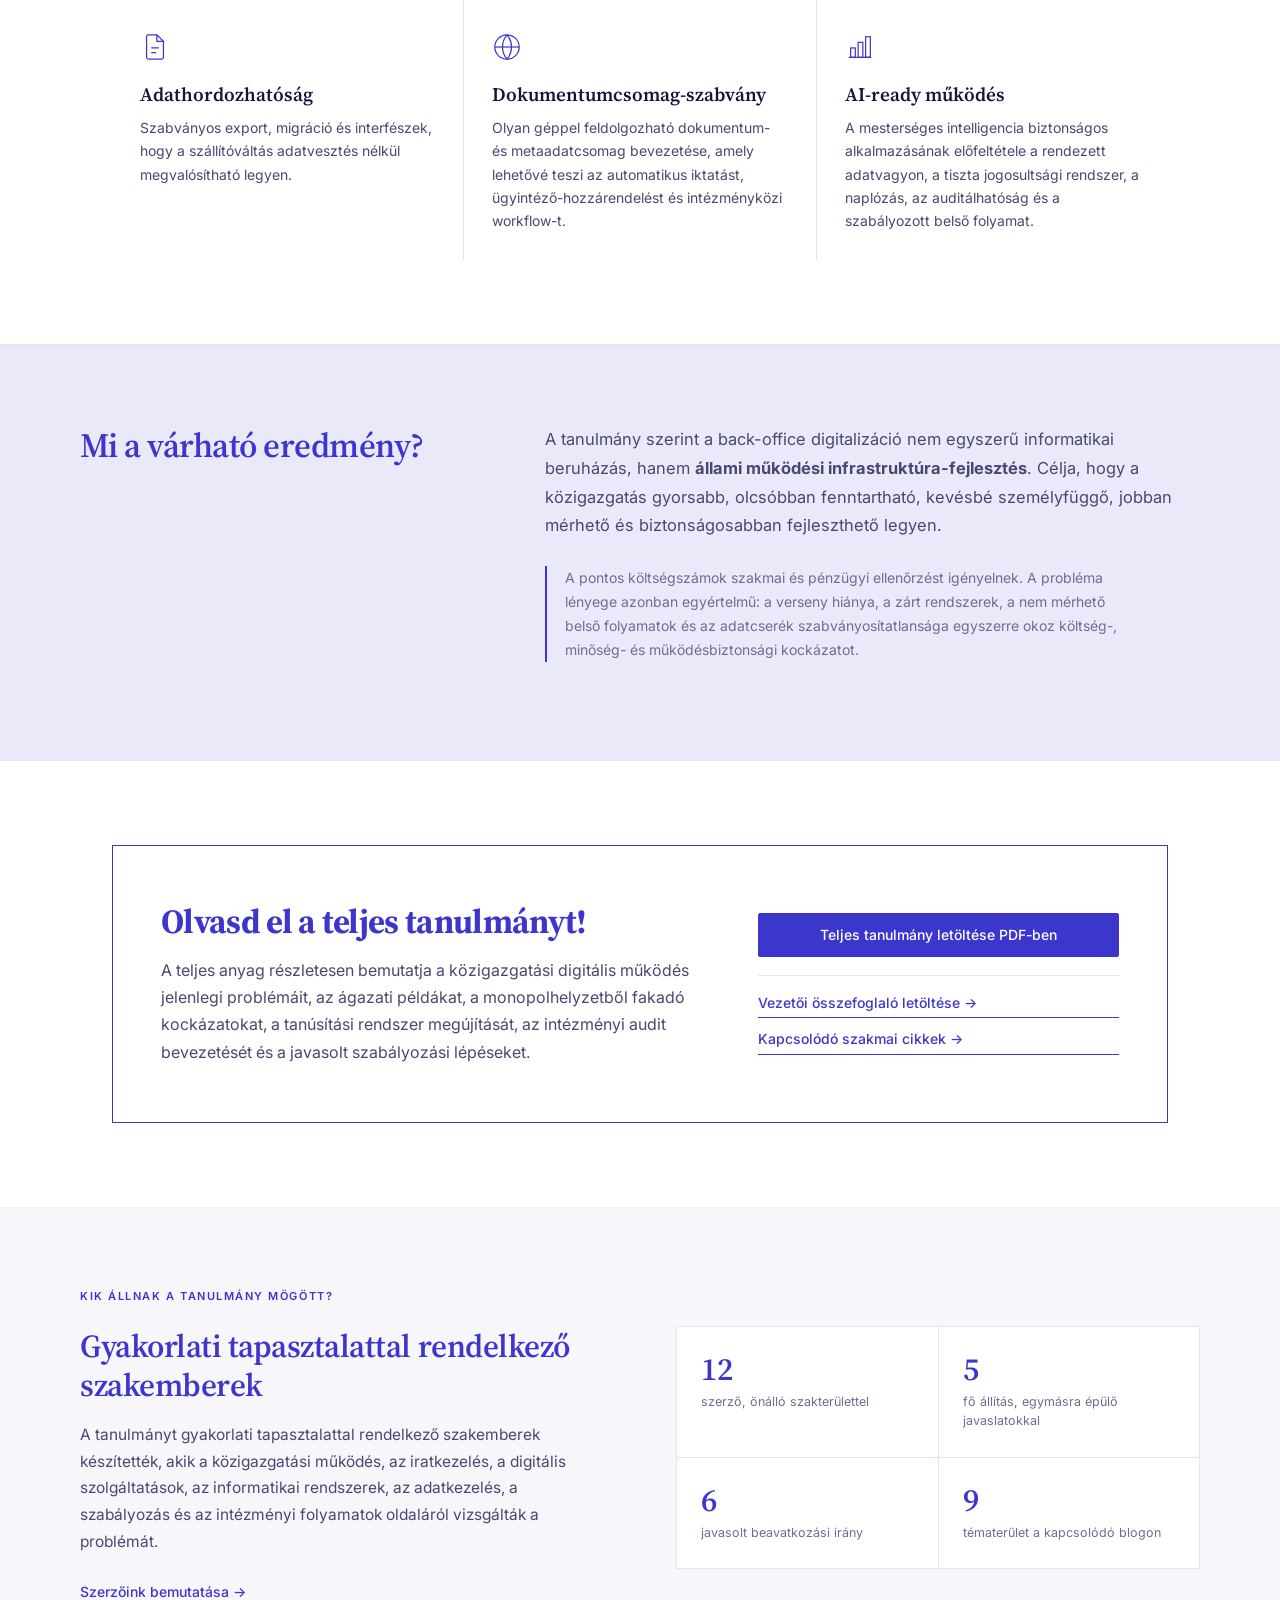
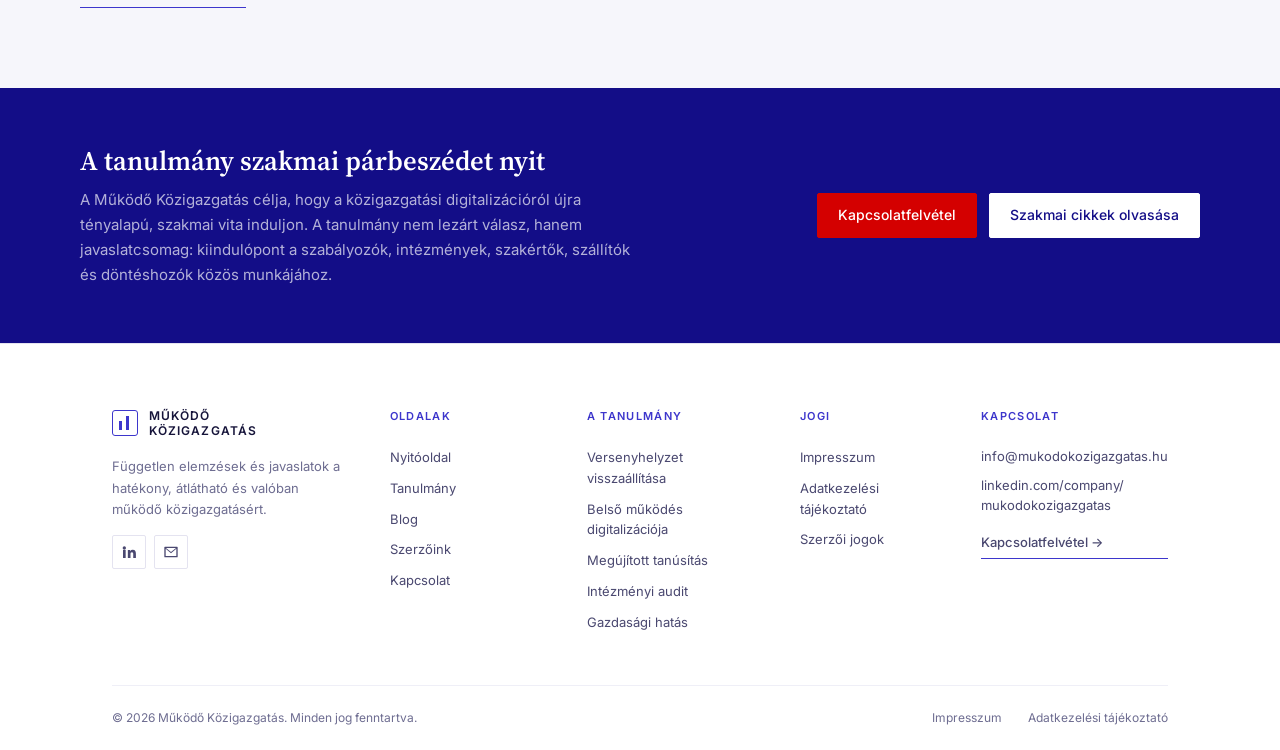
<file: A-tanulmany.html>
<!DOCTYPE html>
<html lang="hu">
<head>
<meta charset="utf-8">
<meta name="viewport" content="width=device-width, initial-scale=1">
<title>A terv — Tanulmány · Működő Közigazgatás</title>
<link href="https://fonts.googleapis.com/css2?family=Source+Serif+4:opsz,wght@8..60,400;8..60,600;8..60,700&family=Inter:wght@400;500;600&display=swap" rel="stylesheet">
<style>
:root{
  --indigo:#3D36CC;
  --indigo-deep:#130D87;
  --red-text:#D40000;
  --green:#32BF2B;
  --green-text:#1F7A1A;
  --ink:#16143A;
  --ink-2:#4A4870;
  --ink-3:#6E6D91;
  --line:#E4E3F0;
  --line-soft:#EFEFF7;
  --bg:#ffffff;
  --bg-2:#F6F6FB;
  --indigo-soft:#EAE9FA;
  --maxw:1120px;
  --serif:"Source Serif 4",Georgia,serif;
  --sans:"Inter",-apple-system,BlinkMacSystemFont,"Segoe UI",sans-serif;
}
*{box-sizing:border-box;margin:0;padding:0}
html{scroll-behavior:smooth}
body{font-family:var(--sans);color:var(--ink);background:var(--bg);
  -webkit-font-smoothing:antialiased;font-size:16px;line-height:1.6}
.wrap{max-width:var(--maxw);margin:0 auto;padding:0 32px}
a{color:inherit;text-decoration:none}

header{border-bottom:1px solid var(--line);position:sticky;top:0;
  background:rgba(255,255,255,.93);backdrop-filter:blur(8px);z-index:50}
.hdr{display:flex;align-items:center;justify-content:space-between;height:72px}
.logo{display:flex;align-items:center;gap:11px}
.logo-mark{width:26px;height:26px;border:1.5px solid var(--indigo);border-radius:3px;position:relative;flex:none}
.logo-mark::before,.logo-mark::after{content:"";position:absolute;bottom:5px;width:3px;background:var(--indigo)}
.logo-mark::before{left:6px;height:9px}
.logo-mark::after{left:13px;height:14px}
.logo-txt{font-size:12px;font-weight:600;letter-spacing:.09em;text-transform:uppercase;line-height:1.25}
nav{display:flex;align-items:center;gap:30px}
nav a{font-size:14px;color:var(--ink-2);transition:color .15s}
nav a:hover,nav a.active{color:var(--indigo)}
nav a.active{font-weight:500}
.btn{display:inline-flex;align-items:center;gap:8px;font-size:14px;font-weight:500;
  padding:10px 20px;border-radius:2px;border:1px solid var(--indigo);background:var(--indigo);
  color:#fff;transition:all .15s;cursor:pointer;font-family:inherit}
.btn:hover{background:var(--indigo-deep);border-color:var(--indigo-deep)}
.btn-ghost{background:transparent;color:var(--indigo);border-color:var(--line)}
.btn-ghost:hover{background:var(--indigo-soft);border-color:var(--indigo)}
.btn-red{background:var(--red-text);border-color:var(--red-text)}
.btn-red:hover{background:#a80000;border-color:#a80000}
.btn-sm{padding:8px 16px;font-size:13px}
.link-arrow{display:inline-flex;align-items:center;gap:8px;font-size:14px;font-weight:500;
  color:var(--indigo);padding-bottom:3px;border-bottom:1px solid var(--indigo);transition:gap .15s}
.link-arrow:hover{gap:13px}
.eyebrow{font-size:11px;font-weight:600;letter-spacing:.14em;text-transform:uppercase;color:var(--indigo)}

/* HERO */
.hero{padding:88px 0 72px;border-bottom:1px solid var(--line-soft)}
.hero-grid{display:grid;grid-template-columns:1.15fr .85fr;gap:72px;align-items:start}
h1{font-family:var(--serif);font-weight:700;font-size:52px;line-height:1.1;
  letter-spacing:-.02em;margin:22px 0 22px;color:var(--indigo)}
.sub{font-size:19px;line-height:1.6;color:var(--ink);max-width:52ch}
.lead{font-size:16px;line-height:1.72;color:var(--ink-2);max-width:56ch;margin-top:20px;
  padding-top:20px;border-top:1px solid var(--line-soft)}
.hero-cta{display:flex;gap:12px;margin-top:36px}
.pdfbox{border:1px solid var(--line);background:var(--bg-2);padding:32px 30px}
.pdfbox h4{font-size:11px;font-weight:600;letter-spacing:.12em;text-transform:uppercase;
  color:var(--indigo);margin-bottom:14px}
.pdfbox p{font-size:14px;color:var(--ink-2);line-height:1.6;margin-bottom:18px}
.pdffile{display:flex;align-items:center;gap:14px;padding:16px 18px;background:#fff;
  border:1px solid var(--line);transition:all .15s}
.pdffile:hover{border-color:var(--indigo);background:var(--indigo-soft)}
.pdffile svg{width:26px;height:32px;stroke:var(--indigo);fill:none;stroke-width:1.2;flex:none}
.pdffile b{display:block;font-size:13.5px;font-weight:600;line-height:1.35;margin-bottom:3px}
.pdffile span{font-size:11.5px;color:var(--ink-3)}
.pdfnote{font-size:11.5px;color:var(--ink-3);line-height:1.55;margin-top:14px;
  padding-top:14px;border-top:1px solid var(--line)}
.pdfnote code{font-family:ui-monospace,SFMono-Regular,Menlo,monospace;font-size:11px;
  background:#fff;padding:1px 5px;border:1px solid var(--line)}

/* PRÓZA SZEKCIÓK */
.prose{padding:80px 0}
.prose + .prose{padding-top:0}
.prose-grid{display:grid;grid-template-columns:.75fr 1.25fr;gap:72px;align-items:start}
.prose h2{font-family:var(--serif);font-weight:600;font-size:34px;line-height:1.18;
  letter-spacing:-.015em;color:var(--indigo);position:sticky;top:104px}
.prose p{font-size:16.5px;color:var(--ink-2);line-height:1.75;margin-bottom:18px;max-width:64ch}
.prose p:last-child{margin-bottom:0}
.prose strong{color:var(--ink);font-weight:600}

/* 5 ÁLLÍTÁS */
.claims{background:var(--bg-2);border-top:1px solid var(--line-soft);border-bottom:1px solid var(--line-soft)}
.claims-in{padding:84px 0}
.claims-intro{max-width:56ch;margin-bottom:44px}
.claims-intro h2{font-family:var(--serif);font-weight:600;font-size:34px;
  letter-spacing:-.015em;line-height:1.2;margin-bottom:12px;color:var(--indigo)}
.claim{display:grid;grid-template-columns:88px 1fr 1.35fr;gap:32px;padding:34px 0;
  border-top:1px solid var(--line);align-items:start;transition:background .18s}
.claim:last-of-type{border-bottom:1px solid var(--line)}
.claim:hover{background:#fff}
.claim-num{font-family:var(--serif);font-weight:600;font-size:34px;color:var(--indigo);
  line-height:1;padding-left:4px;opacity:.42;transition:opacity .18s}
.claim:hover .claim-num{opacity:1}
.claim h3{font-size:18px;font-weight:600;line-height:1.35;padding-top:6px}
.claim p{font-size:14.5px;color:var(--ink-2);line-height:1.7;padding-top:7px}

/* JAVASLATOK */
.props{padding:84px 0}
.props-intro{max-width:60ch;margin-bottom:44px}
.props-intro h2{font-family:var(--serif);font-weight:600;font-size:34px;
  letter-spacing:-.015em;line-height:1.2;margin-bottom:14px;color:var(--indigo)}
.props-intro p{font-size:16.5px;color:var(--ink-2);line-height:1.72}
.prop-grid{display:grid;grid-template-columns:repeat(3,1fr);gap:1px;background:var(--line)}
.prop{background:var(--bg);padding:32px 28px 28px;transition:background .18s}
.prop:hover{background:var(--bg-2)}
.prop-icon{width:30px;height:30px;color:var(--indigo);margin-bottom:20px}
.prop-icon svg{width:100%;height:100%;stroke:currentColor;fill:none;stroke-width:1.3}
.prop h3{font-family:var(--serif);font-weight:600;font-size:19px;line-height:1.28;margin-bottom:10px}
.prop p{font-size:14px;color:var(--ink-2);line-height:1.65}

/* EREDMÉNY */
.result{background:var(--indigo-soft);border-top:1px solid var(--line);border-bottom:1px solid var(--line)}
.result-in{padding:80px 0}
.result-grid{display:grid;grid-template-columns:.75fr 1.25fr;gap:72px;align-items:start}
.result h2{font-family:var(--serif);font-weight:600;font-size:34px;line-height:1.18;
  letter-spacing:-.015em;color:var(--indigo)}
.result p{font-size:16.5px;color:var(--ink-2);line-height:1.75;margin-bottom:18px;max-width:64ch}
.result .disc{font-size:14px;color:var(--ink-3);border-left:2px solid var(--indigo);
  padding-left:18px;margin-top:26px;line-height:1.7;max-width:64ch}

/* LETÖLTÉS */
.dl{padding:84px 0}
.dl-in{border:1px solid var(--indigo);padding:56px 48px;display:grid;
  grid-template-columns:1.2fr .8fr;gap:56px;align-items:center}
.dl h2{font-family:var(--serif);font-weight:700;font-size:34px;line-height:1.16;
  letter-spacing:-.02em;margin-bottom:16px;color:var(--indigo)}
.dl p{font-size:16px;color:var(--ink-2);line-height:1.7;max-width:56ch}
.dl .cta{display:flex;flex-direction:column;gap:10px}
.dl .cta .btn{justify-content:center}
.dl .extra{display:flex;flex-direction:column;gap:10px;margin-top:8px;padding-top:16px;
  border-top:1px solid var(--line)}
.dl .extra a{font-size:14px;color:var(--indigo);font-weight:500;display:inline-flex;gap:8px;align-items:center}

/* SZERZŐK UTALÁS */
.who{background:var(--bg-2);border-top:1px solid var(--line-soft)}
.who-in{padding:80px 0;display:grid;grid-template-columns:1fr 1fr;gap:72px;align-items:center}
.who h2{font-family:var(--serif);font-weight:600;font-size:32px;line-height:1.2;
  letter-spacing:-.015em;margin-bottom:18px;color:var(--indigo)}
.who p{font-size:15.5px;color:var(--ink-2);line-height:1.72;margin-bottom:14px}
.who-stats{display:grid;grid-template-columns:repeat(2,1fr);gap:1px;background:var(--line);
  border:1px solid var(--line)}
.who-stat{background:#fff;padding:26px 24px}
.who-stat b{display:block;font-family:var(--serif);font-weight:600;font-size:32px;
  color:var(--indigo);line-height:1;margin-bottom:8px}
.who-stat span{font-size:12.5px;color:var(--ink-3);line-height:1.5;display:block}

/* BAND */
.band{background:var(--indigo-deep);color:#fff}
.band-in{padding:56px 0;display:flex;align-items:center;justify-content:space-between;gap:48px}
.band h2{font-family:var(--serif);font-weight:600;font-size:27px;line-height:1.28;margin-bottom:10px}
.band p{font-size:15px;color:rgba(255,255,255,.68);max-width:62ch;line-height:1.65}
.band .cta{display:flex;gap:12px;flex:none}

/* FOOTER */
footer{border-top:1px solid var(--line);padding:64px 0 0;font-size:14px}
.f-grid{display:grid;grid-template-columns:1.5fr 1fr 1.1fr .9fr 1.1fr;gap:36px;padding-bottom:48px}
.f-about p{font-size:13px;color:var(--ink-3);line-height:1.65;margin-top:18px;max-width:30ch}
.f-col h5{font-size:11px;font-weight:600;letter-spacing:.12em;text-transform:uppercase;
  margin-bottom:16px;color:var(--indigo)}
.f-col a{display:block;font-size:13px;color:var(--ink-2);padding:5px 0;transition:color .15s}
.f-col a:hover{color:var(--indigo)}
.f-contact div{font-size:13px;color:var(--ink-2);padding:5px 0;line-height:1.5}
.social{display:flex;gap:8px;margin-top:14px}
.social a{display:flex;align-items:center;justify-content:center;width:34px;height:34px;
  border:1px solid var(--line);border-radius:2px;color:var(--ink-2);transition:all .15s;padding:0}
.social a:hover{border-color:var(--indigo);color:var(--indigo);background:var(--indigo-soft)}
.social svg{width:16px;height:16px;fill:currentColor}
.f-bar{border-top:1px solid var(--line-soft);padding:22px 0;display:flex;
  justify-content:space-between;font-size:12px;color:var(--ink-3);gap:20px}
.f-bar div{display:flex;gap:26px}
.note{background:var(--indigo-soft);border-bottom:1px solid var(--line);padding:10px 32px;
  font-size:12px;color:var(--indigo-deep);text-align:center}
.note a{text-decoration:underline}

@media(max-width:980px){
  .hero-grid,.prose-grid,.result-grid,.dl-in,.who-in{grid-template-columns:1fr;gap:40px}
  .prose h2,.result h2{position:static}
  .claim{grid-template-columns:56px 1fr;gap:20px}
  .claim p{grid-column:2}
  .prop-grid{grid-template-columns:repeat(2,1fr)}
  h1{font-size:40px}
  .dl-in{padding:40px 28px}
  .band-in{flex-direction:column;align-items:flex-start}
  .f-grid{grid-template-columns:1fr 1fr;gap:36px}
  nav{display:none}
}
@media(max-width:620px){
  .wrap{padding:0 20px}
  .prop-grid,.who-stats{grid-template-columns:1fr}
  h1{font-size:32px}
  .sub{font-size:17px}
  .hero-cta,.band .cta{flex-direction:column}
  .f-grid{grid-template-columns:1fr}
  .f-bar{flex-direction:column;gap:12px}
  .f-bar div{flex-direction:column;gap:8px}
}
</style>
</head>
<body>

<div class="note"><strong>A terv — „Indigó" · Tanulmány</strong> · A PDF-link még nem él, a helye jelölve. · <a href="index.html">Vissza a tervválasztóhoz</a></div>

<header>
  <div class="wrap hdr">
    <a href="A-nyitooldal.html" class="logo"><span class="logo-mark"></span><span class="logo-txt">Működő<br>Közigazgatás</span></a>
    <nav><a href="A-nyitooldal.html">Nyitóoldal</a><a href="#" class="active">Tanulmány</a><a href="A-blog.html">Blog</a><a href="A-szerzoink.html">Szerzőink</a><a href="#">Kapcsolat</a></nav>
    <a href="#dl" class="btn btn-ghost btn-sm">Tanulmány letöltése</a>
  </div>
</header>

<!-- HERO -->
<section class="hero">
  <div class="wrap hero-grid">
    <div>
      <div class="eyebrow">Tanulmány</div>
      <h1>Az intézményi működés helyreállítása</h1>
      <p class="sub">Szakpolitikai javaslat a magyar közigazgatás digitális működőképességének helyreállítására.</p>
      <p class="lead">A tanulmány azt vizsgálja, hogyan tehető a közigazgatás belső működése gyorsabbá, átláthatóbbá, mérhetővé és mesterséges intelligenciára felkészítetté. A fókusz nem az állampolgárok felé látható online felületeken van, hanem a hivatalok belső működésén: az iratkezelésen, a workflow-kon, az elektronikus aláíráson, az intézmények közötti adatcserén és a szállítói függőségek csökkentésén.</p>
      <div class="hero-cta">
        <a href="#dl" class="btn">Teljes tanulmány letöltése</a>
        <a href="#dl" class="btn btn-ghost">Vezetői összefoglaló olvasása</a>
      </div>
    </div>
    <div class="pdfbox">
      <h4>Letöltés</h4>
      <p>A teljes tanulmány PDF formátumban letölthető:</p>
      <a href="#" class="pdffile">
        <svg viewBox="0 0 26 32"><path d="M16 1H4a2 2 0 0 0-2 2v26a2 2 0 0 0 2 2h18a2 2 0 0 0 2-2V9Z"/><path d="M16 1v8h8"/><path d="M7 18h12M7 23h8"/></svg>
        <span>
          <b>Működő Közigazgatás — teljes tanulmány</b>
          <span>PDF · [méret] · [oldalszám] oldal</span>
        </span>
      </a>
      <p class="pdfnote">A végleges PDF-link helye: <code>/tanulmany/mukodo-kozigazgatas-tanulmany.pdf</code></p>
    </div>
  </div>
</section>

<!-- MI A PROBLÉMA -->
<section class="prose">
  <div class="wrap prose-grid">
    <h2>Mi a probléma?</h2>
    <div>
      <p>A magyar közigazgatás digitális lemaradása nem elsősorban az állampolgárok felé látható online ügyintézési felületeken jelentkezik. A valódi szűk keresztmetszet az intézmények belső működésében van: az iratkezelésben, a jóváhagyási láncokban, az elektronikus aláírásban, a dokumentumkezelésben, az adatcserében és az ügymenetek mérhetőségében.</p>
      <p>Sok ügy ma már elektronikusan indítható, de a hivatalon belül gyakran továbbra is papíron, e-mailben, Excel-táblákban vagy manuális döntési pontokon halad végig. Ez lassítja az ügyintézést, növeli a hibakockázatot, rontja az adatminőséget, és megakadályozza az automatizálást.</p>
    </div>
  </div>
</section>

<!-- MIÉRT SZÁMÍT -->
<section class="prose">
  <div class="wrap prose-grid">
    <h2>Miért számít ez?</h2>
    <div>
      <p>A közigazgatás működőképessége nem technikai részletkérdés. Meghatározza, hogy az állam mennyire képes végrehajtani a döntéseit, mennyire gyorsan szolgálja ki az állampolgárokat és a vállalkozásokat, hogyan használja fel a közpénzt, és mennyire lesz képes a jövőben biztonságosan alkalmazni a mesterséges intelligenciát.</p>
      <p><strong>A digitális állam valódi mércéje nem az, hogy hány ügy indítható online, hanem az, hogy a teljes ügyintézési folyamat digitálisan, követhetően és mérhetően fut-e végig.</strong></p>
    </div>
  </div>
</section>

<!-- 5 ÁLLÍTÁS -->
<section class="claims">
  <div class="wrap claims-in">
    <div class="claims-intro">
      <h2>A tanulmány öt fő állítása</h2>
    </div>

    <div class="claim">
      <div class="claim-num">01</div>
      <h3>A versenyhelyzet helyreállítása működésbiztonsági kérdés</h3>
      <p>A kötelezően kijelölt rendszerek és monopolhelyzetek csökkentik az intézmények mozgásterét. Ha egy hivatal nem tud szállítót váltani, elveszíti az alkupozícióját, nehezebben érvényesíti a minőségi elvárásokat, és kiszolgáltatottá válik egyetlen technológiai vagy üzleti szereplőnek.</p>
    </div>

    <div class="claim">
      <div class="claim-num">02</div>
      <h3>A valódi lemaradás a back-office működésben van</h3>
      <p>Az online ügyindítás önmagában nem jelent digitális közigazgatást. Ha a beérkező iratot kinyomtatják, e-mailben küldözgetik, manuálisan rögzítik, majd visszaszkennelik, akkor az állam belső működése továbbra is papíralapú logika szerint működik.</p>
    </div>

    <div class="claim">
      <div class="claim-num">03</div>
      <h3>Meg kell újítani a tanúsítási rendszert</h3>
      <p>A tanúsításnak nem új monopóliumot kell létrehoznia, hanem egységes, nyilvános és ellenőrizhető minőségi minimumot kell biztosítania. Egy korszerű tanúsított rendszernek támogatnia kell a workflow-t, az interoperabilitást, az adathordozhatóságot, az e-aláírást, a kiberbiztonságot és a szolgáltatási szinteket is.</p>
    </div>

    <div class="claim">
      <div class="claim-num">04</div>
      <h3>Az intézmények működését is auditálni kell</h3>
      <p>Nem elég, ha egy intézménynek van digitális rendszere. Mérni kell, hogy ténylegesen digitálisan dolgozik-e. Az intézményi audit azt vizsgálja, hogy a folyamatok átláthatók-e, a felelősségi pontok követhetők-e, az ügyintézési idők mérhetők-e, és a vezetők rendelkeznek-e megbízható működési adatokkal.</p>
    </div>

    <div class="claim">
      <div class="claim-num">05</div>
      <h3>A működő közigazgatás gazdasági hasznot termel</h3>
      <p>A gyorsabb ügyintézés, a kevesebb manuális munka, a jobb adatminőség és az alacsonyabb működési kockázat nemcsak hivatali előny. A vállalkozások, az állampolgárok és az állam egésze számára is mérhető gazdasági hasznot hozhat.</p>
    </div>
  </div>
</section>

<!-- MIT JAVASOL -->
<section class="props">
  <div class="wrap">
    <div class="props-intro">
      <h2>Mit javasol a tanulmány?</h2>
      <p>A tanulmány nem egy új központi rendszer kijelölését javasolja. A megoldás a verseny, a tanúsítás, az interoperabilitás és az intézményi audit együttes megerősítése.</p>
    </div>
  </div>
  <div class="wrap">
    <div class="prop-grid">

      <article class="prop">
        <div class="prop-icon"><svg viewBox="0 0 32 32"><path d="M16 5v22M8 27h16M16 8 6 12M16 8l10 4"/><path d="M6 12 2 21a4.5 4.5 0 0 0 8 0Z"/><path d="M26 12l-4 9a4.5 4.5 0 0 0 8 0Z"/></svg></div>
        <h3>Verseny és szállítóválasztás</h3>
        <p>A kötelező kijelölések felülvizsgálata, a szabad intézményi választás helyreállítása, TCO-alapú költségvizsgálattal.</p>
      </article>

      <article class="prop">
        <div class="prop-icon"><svg viewBox="0 0 32 32"><circle cx="16" cy="13" r="9"/><path d="m11 20-2 9 7-4 7 4-2-9"/><path d="m12 13 3 3 5-5"/></svg></div>
        <h3>Tanúsítás 2.0</h3>
        <p>A jelenlegi tanúsítási rendszer korszerűsítése funkcionális, workflow-, interoperabilitási, kiberbiztonsági és SLA-követelményekkel.</p>
      </article>

      <article class="prop">
        <div class="prop-icon"><svg viewBox="0 0 32 32"><rect x="3" y="6" width="26" height="17" rx="2"/><path d="M11 28h10M16 23v5"/><path d="M9 17l4-5 3 3 4-6 3 4"/></svg></div>
        <h3>Intézményi audit</h3>
        <p>Érettségi szinteken alapuló mérés arról, hogy az adott intézmény ténylegesen digitálisan működik-e.</p>
      </article>

      <article class="prop">
        <div class="prop-icon"><svg viewBox="0 0 32 32"><path d="M18 3H9a2 2 0 0 0-2 2v22a2 2 0 0 0 2 2h14a2 2 0 0 0 2-2V10Z"/><path d="M18 3v7h7"/><path d="M12 17h8M12 22h5"/></svg></div>
        <h3>Adathordozhatóság</h3>
        <p>Szabványos export, migráció és interfészek, hogy a szállítóváltás adatvesztés nélkül megvalósítható legyen.</p>
      </article>

      <article class="prop">
        <div class="prop-icon"><svg viewBox="0 0 32 32"><circle cx="16" cy="16" r="13"/><path d="M3 16h26"/><path d="M16 3a20 20 0 0 1 0 26 20 20 0 0 1 0-26Z"/></svg></div>
        <h3>Dokumentumcsomag-szabvány</h3>
        <p>Olyan géppel feldolgozható dokumentum- és metaadatcsomag bevezetése, amely lehetővé teszi az automatikus iktatást, ügyintéző-hozzárendelést és intézményközi workflow-t.</p>
      </article>

      <article class="prop">
        <div class="prop-icon"><svg viewBox="0 0 32 32"><path d="M4 27h24"/><rect x="6" y="17" width="5" height="10"/><rect x="14" y="11" width="5" height="16"/><rect x="22" y="5" width="5" height="22"/></svg></div>
        <h3>AI-ready működés</h3>
        <p>A mesterséges intelligencia biztonságos alkalmazásának előfeltétele a rendezett adatvagyon, a tiszta jogosultsági rendszer, a naplózás, az auditálhatóság és a szabályozott belső folyamat.</p>
      </article>

    </div>
  </div>
</section>

<!-- EREDMÉNY -->
<section class="result">
  <div class="wrap result-in">
    <div class="result-grid">
      <h2>Mi a várható eredmény?</h2>
      <div>
        <p>A tanulmány szerint a back-office digitalizáció nem egyszerű informatikai beruházás, hanem <strong>állami működési infrastruktúra-fejlesztés</strong>. Célja, hogy a közigazgatás gyorsabb, olcsóbban fenntartható, kevésbé személyfüggő, jobban mérhető és biztonságosabban fejleszthető legyen.</p>
        <p class="disc">A pontos költségszámok szakmai és pénzügyi ellenőrzést igényelnek. A probléma lényege azonban egyértelmű: a verseny hiánya, a zárt rendszerek, a nem mérhető belső folyamatok és az adatcserék szabványosítatlansága egyszerre okoz költség-, minőség- és működésbiztonsági kockázatot.</p>
      </div>
    </div>
  </div>
</section>

<!-- LETÖLTÉS -->
<section class="dl" id="dl">
  <div class="wrap">
    <div class="dl-in">
      <div>
        <h2>Olvasd el a teljes tanulmányt!</h2>
        <p>A teljes anyag részletesen bemutatja a közigazgatási digitális működés jelenlegi problémáit, az ágazati példákat, a monopolhelyzetből fakadó kockázatokat, a tanúsítási rendszer megújítását, az intézményi audit bevezetését és a javasolt szabályozási lépéseket.</p>
      </div>
      <div class="cta">
        <a href="#" class="btn">Teljes tanulmány letöltése PDF-ben</a>
        <div class="extra">
          <a href="#" class="link-arrow">Vezetői összefoglaló letöltése →</a>
          <a href="A-blog.html" class="link-arrow">Kapcsolódó szakmai cikkek →</a>
        </div>
      </div>
    </div>
  </div>
</section>

<!-- KIK ÁLLNAK MÖGÖTTE -->
<section class="who">
  <div class="wrap who-in">
    <div>
      <div class="eyebrow" style="margin-bottom:22px">Kik állnak a tanulmány mögött?</div>
      <h2>Gyakorlati tapasztalattal rendelkező szakemberek</h2>
      <p>A tanulmányt gyakorlati tapasztalattal rendelkező szakemberek készítették, akik a közigazgatási működés, az iratkezelés, a digitális szolgáltatások, az informatikai rendszerek, az adatkezelés, a szabályozás és az intézményi folyamatok oldaláról vizsgálták a problémát.</p>
      <div style="margin-top:24px"><a href="A-szerzoink.html" class="link-arrow">Szerzőink bemutatása →</a></div>
    </div>
    <div class="who-stats">
      <div class="who-stat"><b>12</b><span>szerző, önálló szakterülettel</span></div>
      <div class="who-stat"><b>5</b><span>fő állítás, egymásra épülő javaslatokkal</span></div>
      <div class="who-stat"><b>6</b><span>javasolt beavatkozási irány</span></div>
      <div class="who-stat"><b>9</b><span>tématerület a kapcsolódó blogon</span></div>
    </div>
  </div>
</section>

<!-- BAND -->
<section class="band">
  <div class="wrap band-in">
    <div>
      <h2>A tanulmány szakmai párbeszédet nyit</h2>
      <p>A Működő Közigazgatás célja, hogy a közigazgatási digitalizációról újra tényalapú, szakmai vita induljon. A tanulmány nem lezárt válasz, hanem javaslatcsomag: kiindulópont a szabályozók, intézmények, szakértők, szállítók és döntéshozók közös munkájához.</p>
    </div>
    <div class="cta">
      <a href="#" class="btn btn-red">Kapcsolatfelvétel</a>
      <a href="A-blog.html" class="btn" style="background:#fff;border-color:#fff;color:var(--indigo-deep)">Szakmai cikkek olvasása</a>
    </div>
  </div>
</section>

<!-- FOOTER -->
<footer>
  <div class="wrap">
    <div class="f-grid">
      <div class="f-about">
        <div class="logo"><span class="logo-mark"></span><span class="logo-txt">Működő<br>Közigazgatás</span></div>
        <p>Független elemzések és javaslatok a hatékony, átlátható és valóban működő közigazgatásért.</p>
        <div class="social">
          <a href="#" aria-label="LinkedIn"><svg viewBox="0 0 24 24"><path d="M4.98 3.5a2.5 2.5 0 1 1 0 5 2.5 2.5 0 0 1 0-5ZM3 9h4v12H3V9Zm7 0h3.8v1.7h.05a4.2 4.2 0 0 1 3.75-2.05c4 0 4.75 2.6 4.75 6V21h-4v-5.6c0-1.35 0-3.05-1.9-3.05s-2.2 1.45-2.2 2.95V21h-4V9Z"/></svg></a>
          <a href="#" aria-label="E-mail"><svg viewBox="0 0 24 24"><path d="M2 5a1 1 0 0 1 1-1h18a1 1 0 0 1 1 1v14a1 1 0 0 1-1 1H3a1 1 0 0 1-1-1V5Zm2.5 1L12 12l7.5-6h-15ZM4 7.3V18h16V7.3l-8 6.4-8-6.4Z"/></svg></a>
        </div>
      </div>
      <div class="f-col">
        <h5>Oldalak</h5>
        <a href="A-nyitooldal.html">Nyitóoldal</a><a href="A-tanulmany.html">Tanulmány</a><a href="A-blog.html">Blog</a><a href="A-szerzoink.html">Szerzőink</a><a href="#">Kapcsolat</a>
      </div>
      <div class="f-col">
        <h5>A tanulmány</h5>
        <a href="A-tanulmany.html">Versenyhelyzet visszaállítása</a><a href="A-tanulmany.html">Belső működés digitalizációja</a><a href="A-tanulmany.html">Megújított tanúsítás</a><a href="A-tanulmany.html">Intézményi audit</a><a href="A-tanulmany.html">Gazdasági hatás</a>
      </div>
      <div class="f-col">
        <h5>Jogi</h5>
        <a href="#">Impresszum</a><a href="#">Adatkezelési tájékoztató</a><a href="#">Szerzői jogok</a>
      </div>
      <div class="f-col f-contact">
        <h5>Kapcsolat</h5>
        <div>info@mukodokozigazgatas.hu</div>
        <div>linkedin.com/company/<br>mukodokozigazgatas</div>
        <div style="padding-top:8px"><a href="#" class="link-arrow" style="font-size:13px">Kapcsolatfelvétel →</a></div>
      </div>
    </div>
    <div class="f-bar">
      <span>© 2026 Működő Közigazgatás. Minden jog fenntartva.</span>
      <div><a href="#">Impresszum</a><a href="#">Adatkezelési tájékoztató</a></div>
    </div>
  </div>
</footer>

</body>
</html>
</file>
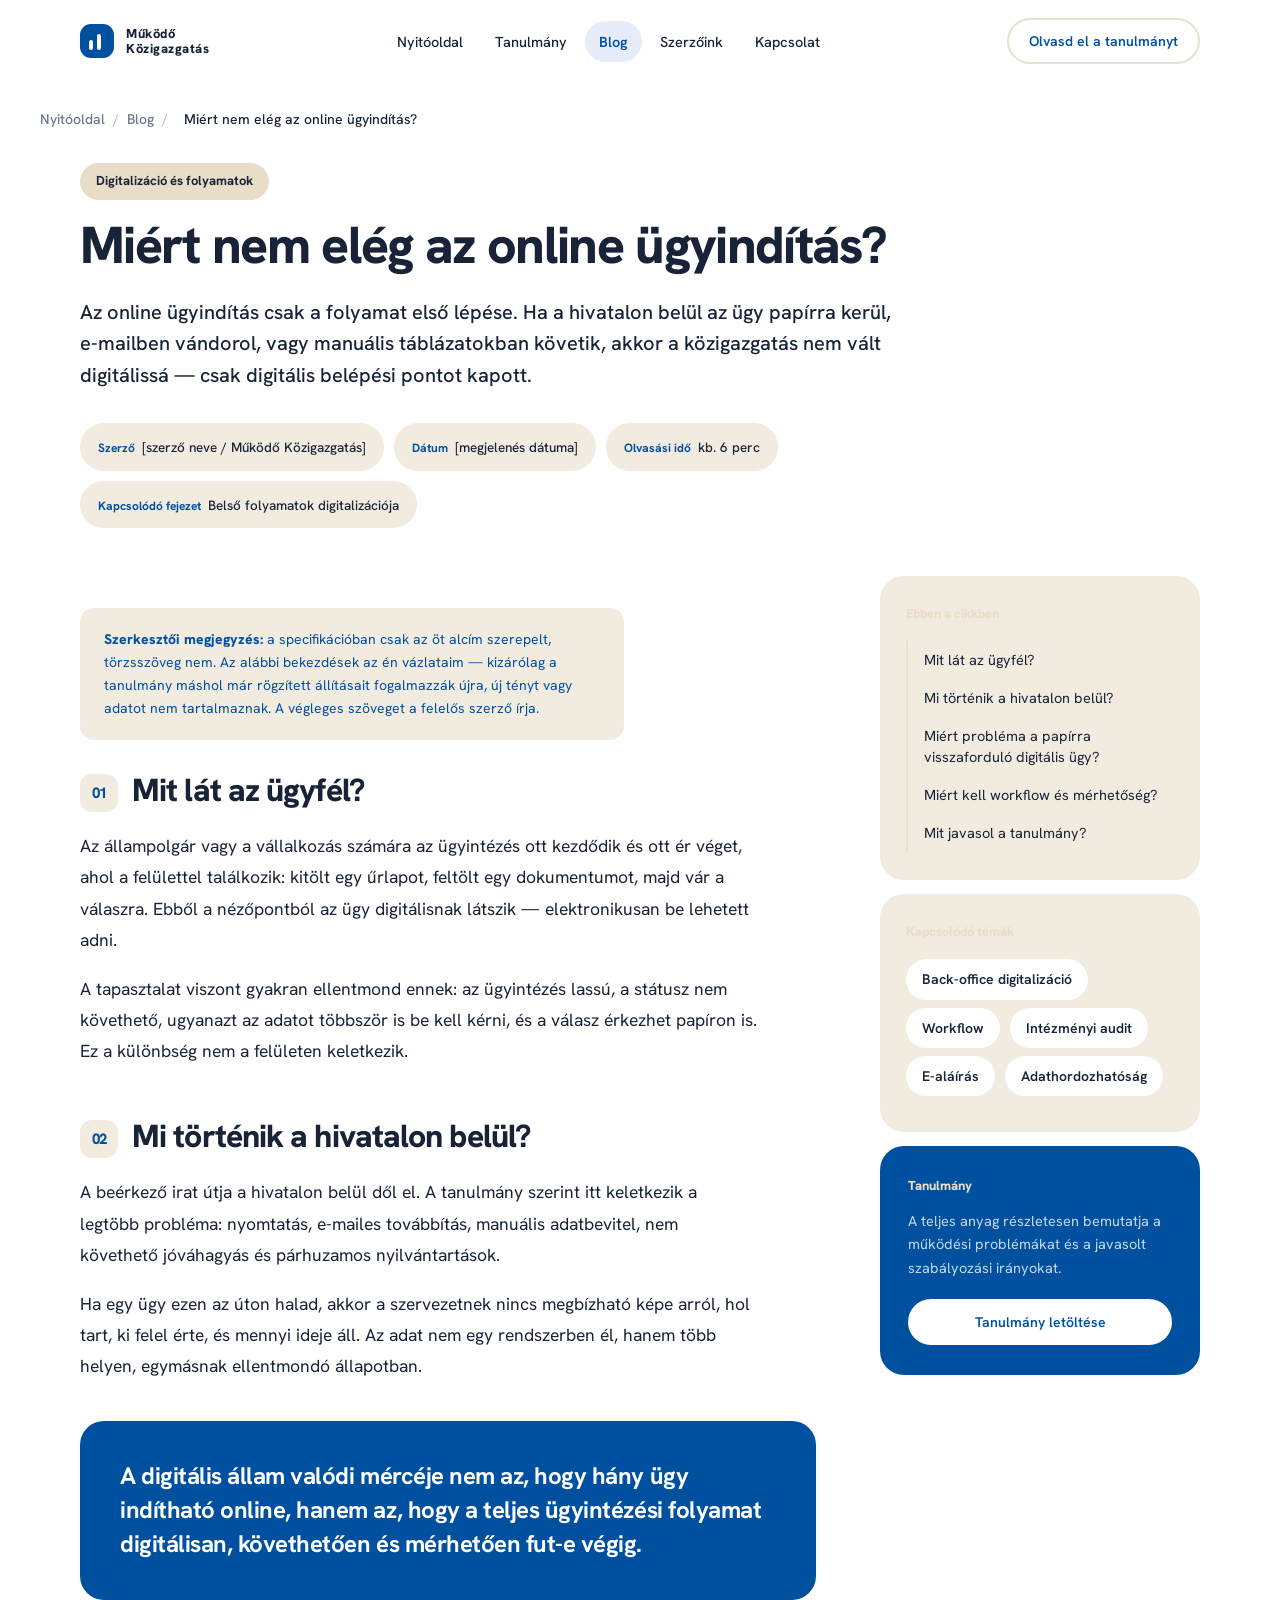
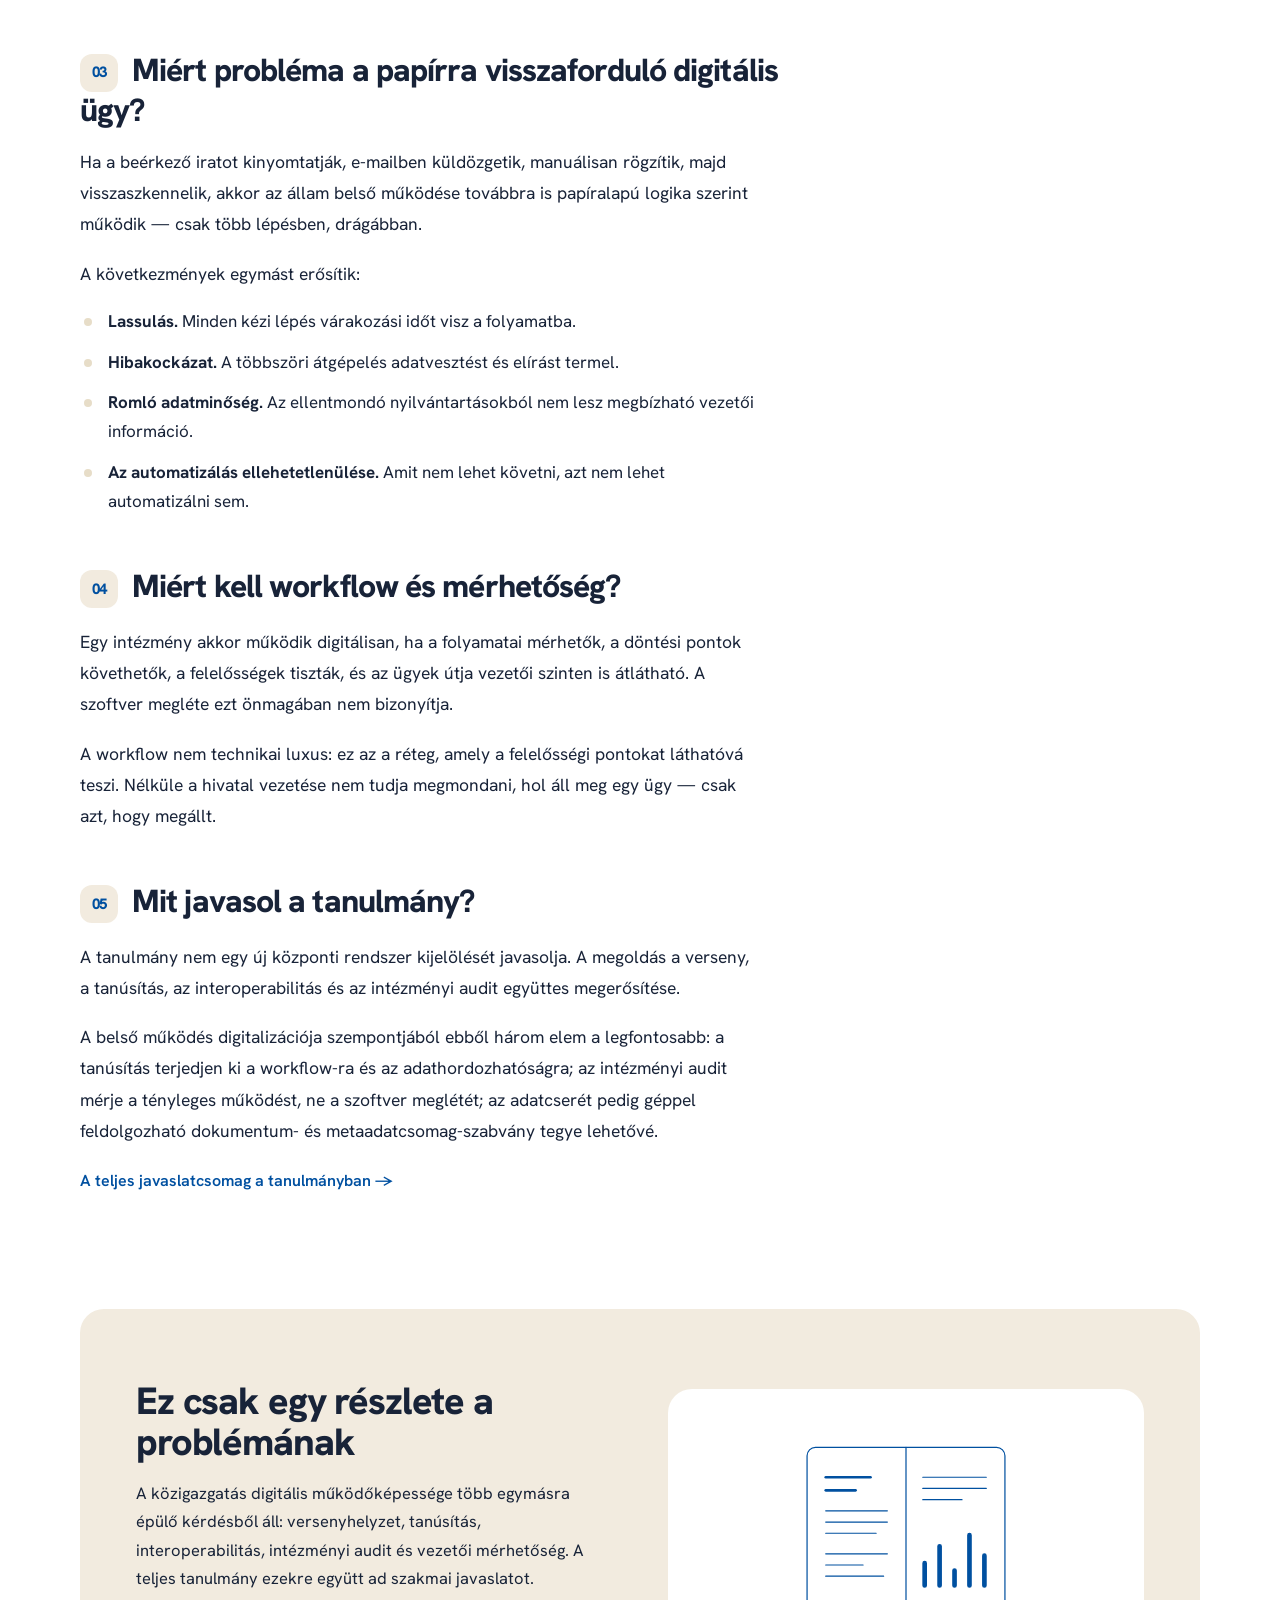
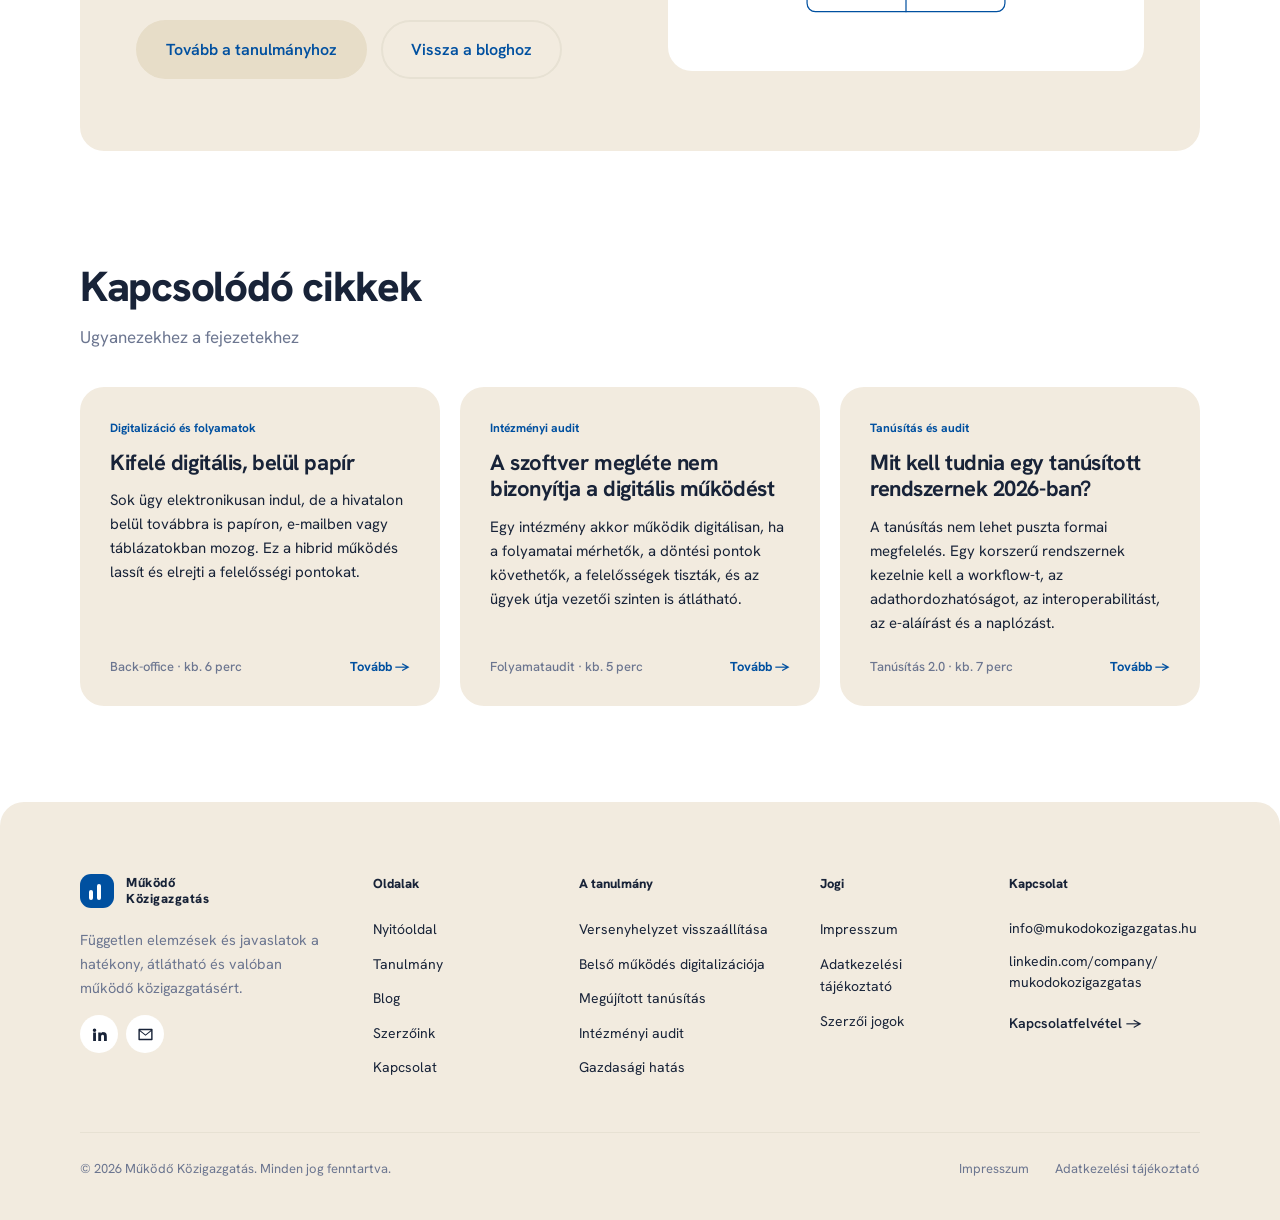
<file: B-cikk.html>
<!DOCTYPE html>
<html lang="hu">
<head>
<meta charset="utf-8">
<meta name="viewport" content="width=device-width, initial-scale=1">
<title>Cikkoldal · Működő Közigazgatás</title>
<link href="https://fonts.googleapis.com/css2?family=Hanken+Grotesk:wght@400;500;600;700;800;900&display=swap" rel="stylesheet">
<style>
:root{
  --indigo:#0050A0;
  --indigo-deep:#0050A0;
  --red:#D40000;
  --beige:#E7DDC8;--beige-deep:#0050A0;--beige-soft:#F2EBDF;--beige-dark:#0050A0;--green:#0F6E42;--green-soft:#E4F0E9;--purple:var(--beige);
  --purple-deep:var(--beige-deep);
  --purple-soft:var(--beige-soft);
  --ink:#182338;
  --ink-2:#182338;
  --ink-3:#6C7690;
  --line:#E7E1D3;
  --bg:#ffffff;
  --bg-2:#F2EBDF;
  --indigo-soft:#E7ECFB;
  --r:24px;
  --r-sm:14px;
  --maxw:1200px;
  --sans:"Hanken Grotesk",-apple-system,BlinkMacSystemFont,"Segoe UI",sans-serif;
}
*{box-sizing:border-box;margin:0;padding:0}
html{scroll-behavior:smooth}
body{font-family:var(--sans);color:var(--ink);background:var(--bg);
  -webkit-font-smoothing:antialiased;font-size:17px;line-height:1.6}
.wrap{max-width:var(--maxw);margin:0 auto;padding:0 40px}
a{color:inherit;text-decoration:none}
header{position:sticky;top:0;background:rgba(255,255,255,.9);backdrop-filter:blur(14px);z-index:50;padding:18px 0}
.hdr{display:flex;align-items:center;justify-content:space-between}
.logo{display:flex;align-items:center;gap:12px}
.logo-mark{width:34px;height:34px;border-radius:11px;background:var(--indigo);position:relative;flex:none}
.logo-mark::before,.logo-mark::after{content:"";position:absolute;bottom:8px;width:4px;border-radius:2px;background:#fff}
.logo-mark::before{left:9px;height:10px}
.logo-mark::after{left:17px;height:16px}
.logo-txt{font-size:13px;font-weight:800;letter-spacing:.04em;line-height:1.2}
nav{display:flex;align-items:center;gap:4px}
nav a{font-size:14.5px;font-weight:500;color:var(--ink-2);padding:9px 14px;border-radius:999px;transition:all .15s}
nav a:hover{background:var(--bg-2);color:var(--indigo)}
nav a.active{background:var(--indigo-soft);color:var(--indigo);font-weight:600}
.btn{display:inline-flex;align-items:center;gap:9px;font-size:16px;font-weight:600;
  padding:15px 28px;border-radius:999px;border:2px solid var(--indigo);background:var(--indigo);
  color:#fff;transition:all .18s;cursor:pointer;font-family:inherit}
.btn:hover{background:var(--indigo-deep);border-color:var(--indigo-deep);transform:translateY(-2px)}
.btn-ghost{background:transparent;color:var(--indigo);border-color:var(--line)}
.btn-ghost:hover{background:var(--bg-2);border-color:var(--indigo);transform:translateY(-2px)}
.btn-purple{background:var(--purple);border-color:var(--purple)}
.btn-purple:hover{background:var(--purple-deep);border-color:var(--purple-deep)}
.btn-sm{padding:10px 20px;font-size:14px}
.link-arrow{display:inline-flex;align-items:center;gap:9px;font-size:16px;font-weight:600;
  color:var(--indigo);transition:gap .18s}
.link-arrow:hover{gap:15px}
.eyebrow{display:inline-block;font-size:13px;font-weight:700;color:var(--purple);
  background:var(--purple-soft);padding:8px 16px;border-radius:999px}
footer{background:var(--bg-2);border-radius:var(--r) var(--r) 0 0;padding:72px 0 40px}
.f-grid{display:grid;grid-template-columns:1.5fr 1fr 1.2fr .9fr 1.1fr;gap:32px;padding-bottom:48px}
.f-about p{font-size:14.5px;color:var(--ink-3);line-height:1.65;margin-top:20px;max-width:32ch}
.f-col h5{font-size:13px;font-weight:800;margin-bottom:18px}
.f-col a{display:block;font-size:14px;color:var(--ink-2);padding:6px 0;transition:color .15s}
.f-col a:hover{color:var(--indigo)}
.f-contact div{font-size:14px;color:var(--ink-2);padding:6px 0;line-height:1.5}
.social{display:flex;gap:8px;margin-top:16px}
.social a{display:flex;align-items:center;justify-content:center;width:38px;height:38px;
  border-radius:999px;background:#fff;color:var(--ink-2);transition:all .15s;padding:0}
.social a:hover{background:var(--indigo);color:#fff;transform:translateY(-2px)}
.social svg{width:17px;height:17px;fill:currentColor}
.f-bar{border-top:1px solid var(--line);padding-top:26px;display:flex;
  justify-content:space-between;font-size:13px;color:var(--ink-3);gap:20px}
.f-bar div{display:flex;gap:26px}
.note{background:var(--purple-soft);padding:12px 40px;font-size:13px;color:var(--purple-deep);
  text-align:center;font-weight:500}
.note a{text-decoration:underline;font-weight:700}
.crumb{padding:26px 0 0;font-size:14px;color:var(--ink-3);font-weight:500}
.crumb a{transition:color .15s}
.crumb a:hover{color:var(--indigo)}
.crumb span{margin:0 8px;opacity:.5}
.chero{padding:32px 0 48px}
.chero-in{max-width:820px}
.chero h1{font-size:52px;font-weight:800;line-height:1.06;letter-spacing:-.032em;margin:18px 0 24px}
.chero .lead{font-size:20px;line-height:1.58;color:var(--ink-2);font-weight:500}
.cmeta{display:flex;flex-wrap:wrap;gap:10px;margin-top:32px}
.cmeta div{background:var(--bg-2);border-radius:999px;padding:10px 18px}
.cmeta dt{display:inline;font-size:12px;font-weight:700;color:var(--purple);margin-right:7px}
.cmeta dd{display:inline;font-size:13.5px;color:var(--ink-2);font-weight:500}
.body{padding:0 0 96px}
.body-grid{display:grid;grid-template-columns:minmax(0,1fr) 320px;gap:64px;align-items:start}
article h2{font-size:32px;font-weight:800;line-height:1.14;letter-spacing:-.028em;margin:52px 0 18px}
article h2:first-of-type{margin-top:0}
article h2 .n{display:inline-flex;align-items:center;justify-content:center;width:38px;height:38px;
  border-radius:12px;background:var(--purple-soft);color:var(--purple);font-size:15px;
  font-weight:800;margin-right:14px;vertical-align:middle}
article p{font-size:17.5px;line-height:1.78;color:var(--ink-2);margin-bottom:18px;max-width:68ch}
article strong{color:var(--ink);font-weight:700}
article ul{margin:0 0 18px;padding-left:4px;max-width:68ch;list-style:none}
article li{font-size:17px;line-height:1.7;color:var(--ink-2);margin-bottom:12px;
  padding-left:24px;position:relative}
article li::before{content:"";position:absolute;left:0;top:11px;width:8px;height:8px;
  border-radius:50%;background:var(--purple)}
.pull{background:var(--indigo);color:#fff;border-radius:var(--r);padding:38px 40px;margin:40px 0;
  font-size:24px;line-height:1.42;font-weight:700;letter-spacing:-.02em;max-width:60ch}
.draft{background:var(--purple-soft);border-radius:var(--r-sm);padding:20px 24px;margin:32px 0;
  font-size:14px;color:var(--purple-deep);line-height:1.65;max-width:68ch}
.draft b{font-weight:800}
.side{position:sticky;top:96px;display:flex;flex-direction:column;gap:14px}
.toc,.side-box{background:var(--bg-2);border-radius:var(--r);padding:28px 26px}
.toc h4,.side-box h4{font-size:13px;font-weight:800;color:var(--purple);margin-bottom:16px}
.toc a{display:block;font-size:14.5px;color:var(--ink-2);padding:9px 0 9px 16px;
  border-left:2px solid var(--line);transition:all .15s;line-height:1.4}
.toc a:hover{color:var(--indigo);border-color:var(--indigo)}
.side-box a.t{display:inline-block;font-size:14px;font-weight:600;color:var(--ink-2);
  background:#fff;border-radius:999px;padding:9px 16px;margin:0 6px 8px 0;transition:all .15s}
.side-box a.t:hover{background:var(--indigo);color:#fff}
.side-cta{background:var(--indigo-deep);border-radius:var(--r);padding:30px 28px;color:#fff}
.side-cta h4{font-size:13px;font-weight:800;color:#E7DDC8;margin-bottom:12px}
.side-cta p{font-size:14.5px;color:rgba(255,255,255,.78);line-height:1.6;margin-bottom:20px}
.side-cta .btn{width:100%;justify-content:center;background:#fff;border-color:#fff;color:var(--indigo-deep)}
.side-cta .btn:hover{background:var(--purple-soft);border-color:var(--purple-soft)}
.end{padding:0 0 96px}
.end-in{background:var(--bg-2);border-radius:var(--r);padding:72px 56px;
  display:grid;grid-template-columns:1fr 1fr;gap:56px;align-items:center}
.end h2{font-size:38px;font-weight:800;line-height:1.08;letter-spacing:-.03em;margin-bottom:16px}
.end p{font-size:16.5px;color:var(--ink-2);line-height:1.7;max-width:54ch}
.end .cta{margin-top:28px;display:flex;gap:14px;flex-wrap:wrap}
.end-art{background:#fff;border-radius:var(--r);padding:36px;display:flex;align-items:center;justify-content:center}
.end-art svg{width:100%;height:auto;max-width:280px}
.rel{padding:0 0 96px}
.sec-top{max-width:44ch;margin-bottom:36px}
.sec-top h2{font-size:42px;font-weight:800;line-height:1.06;letter-spacing:-.03em;margin:18px 0 14px}
.sec-top p{font-size:17px;color:var(--ink-3)}
.grid{display:grid;grid-template-columns:repeat(3,1fr);gap:20px}
.card{background:var(--bg-2);border-radius:var(--r);padding:32px 30px 28px;
  display:flex;flex-direction:column;transition:all .2s}
.card:hover{background:var(--indigo-soft);transform:translateY(-5px)}
.tag{display:inline-block;font-size:12px;font-weight:700;color:var(--purple);margin-bottom:12px}
.card h3{font-size:22px;font-weight:700;line-height:1.2;letter-spacing:-.02em;margin-bottom:12px}
.card p{font-size:15px;color:var(--ink-2);line-height:1.6;margin-bottom:22px;flex:1}
.card-foot{display:flex;align-items:center;justify-content:space-between;font-size:13px;color:var(--ink-3);font-weight:500}
.card-foot .arrow{color:var(--indigo);font-weight:700}
@media(max-width:1040px){
  .body-grid,.end-in{grid-template-columns:1fr;gap:44px}
  .side{position:static}
  .grid{grid-template-columns:repeat(2,1fr)}
  .chero h1{font-size:38px}
  .end h2,.sec-top h2{font-size:32px}
  .end-in{padding:48px 32px}
  nav{display:none}
  .f-grid{grid-template-columns:1fr 1fr;gap:36px}
}
@media(max-width:640px){
  .wrap{padding:0 22px}
  .grid{grid-template-columns:1fr}
  .chero h1{font-size:29px}
  .chero .lead{font-size:17px}
  article h2{font-size:24px}
  article p,article li{font-size:16px}
  .pull{font-size:19px;padding:28px 26px}
  .end h2,.sec-top h2{font-size:26px}
  .f-grid{grid-template-columns:1fr}
  .f-bar{flex-direction:column;gap:12px}
  .f-bar div{flex-direction:column;gap:8px}
}

/* --- Kormány-közeli finomítás: kék-fehér-bézs (kormany.hu hangulat) --- */
.band-in{background:var(--beige);color:var(--ink)}
.band h2{color:var(--ink)}
.band p{color:var(--ink-2)}
.band .btn{background:var(--indigo);border-color:var(--indigo);color:#fff}
.band .btn:hover{background:var(--indigo-deep);border-color:var(--indigo-deep)}
.band .btn-o{background:transparent;border-color:var(--indigo);color:var(--indigo)}
.band .btn-o:hover{background:#fff;border-color:var(--indigo);color:var(--indigo)}
.btn-purple{background:var(--beige);border-color:var(--beige);color:var(--indigo-deep)}
.btn-purple:hover{background:var(--indigo-deep);border-color:var(--indigo-deep);color:#fff}
.eyebrow{color:var(--indigo-deep);background:var(--beige)}
.tag{color:var(--indigo)}
.fact dt{color:var(--indigo)}
.person .role{color:var(--indigo)}
.cmeta dt{color:var(--indigo)}
.who-stat b{color:var(--indigo)}
.row.alt .row-l small,.row.alt .row-v{color:var(--indigo)}
.row.alt .bar i{background:var(--indigo)}
.step.done .step-num{color:var(--indigo)}
article h2 .n{color:var(--indigo)}
.note{color:var(--indigo-deep)}
.warn{color:var(--indigo-deep)}
.draft{color:var(--indigo-deep)}
.side-cta h4{color:var(--beige)}

/* --- Redukált paletta: egy kék, nincs színátmenet --- */
.hero::after,.cta-in::after,.feat::after,.close-in::after{display:none}
.btn:hover{background:var(--indigo);filter:brightness(1.16);transform:translateY(-2px)}

/* --- Javítás: gomb-hover, első kulcskártya, sötét bézs --- */
.btn{background:var(--indigo);border-color:var(--indigo);color:#fff}
.btn:hover{background:var(--indigo);border-color:var(--indigo);color:#fff;filter:brightness(1.2);transform:translateY(-2px)}
.btn-ghost{background:transparent;border-color:var(--line);color:var(--indigo)}
.btn-ghost:hover{background:var(--beige-soft);border-color:var(--indigo);color:var(--indigo);filter:none}
.btn-purple{background:var(--beige);border-color:var(--beige);color:var(--indigo)}
.btn-purple:hover{background:var(--indigo);border-color:var(--indigo);color:#fff;filter:none}
.feat .btn{background:#fff;border-color:#fff;color:var(--indigo)}
.feat .btn:hover{background:var(--beige-soft);border-color:var(--beige-soft);color:var(--indigo);filter:none}
.side-cta .btn{background:#fff;border-color:#fff;color:var(--indigo)}
.side-cta .btn:hover{background:var(--beige-soft);border-color:var(--beige-soft);color:var(--indigo);filter:none}
.key:first-child{background:var(--bg-2);color:var(--ink)}
.key:first-child:hover{background:var(--indigo-soft)}
.key:first-child .key-icon{background:#fff;color:var(--indigo)}
.key:first-child .key-num{color:var(--ink-3)}
.key:first-child p{color:var(--ink-2)}
.band-in{background:var(--beige-dark);color:#fff}
.band h2{color:#fff}
.band p{color:rgba(255,255,255,.85)}
.band .btn{background:#fff;border-color:#fff;color:var(--beige-dark)}
.band .btn:hover{background:var(--beige-soft);border-color:var(--beige-soft);color:var(--beige-dark);filter:none;transform:translateY(-2px)}
.band .btn-o{background:transparent;border-color:#fff;color:#fff}
.band .btn-o:hover{background:rgba(255,255,255,.16);border-color:#fff;color:#fff;filter:none}

.eyebrow{background:var(--beige-dark);color:#fff}

/* --- Sáv + eyebrow: világos bézs + tinta --- */
.eyebrow{background:var(--beige);color:var(--ink)}
.band-in{background:var(--beige);color:var(--ink)}
.band h2{color:var(--ink)}
.band p{color:var(--ink-2)}
.band .btn{background:var(--indigo);border-color:var(--indigo);color:#fff}
.band .btn:hover{background:var(--indigo);border-color:var(--indigo);color:#fff;filter:brightness(1.2);transform:translateY(-2px)}
.band .btn-o{background:transparent;border-color:var(--indigo);color:var(--indigo)}
.band .btn-o:hover{background:#fff;border-color:var(--indigo);color:var(--indigo);filter:none}

/* --- Gombok kontextus szerint + működő hover --- */
.btn{background:var(--indigo);border-color:var(--indigo);color:#fff}
.btn:hover{background:var(--indigo);border-color:var(--indigo);color:#fff;filter:brightness(1.22);transform:translateY(-2px)}
.btn-ghost{background:transparent;border-color:var(--line);color:var(--indigo)}
.btn-ghost:hover{background:var(--bg-2);border-color:var(--indigo);color:var(--indigo);filter:none;transform:translateY(-2px)}
.btn-purple{background:var(--beige);border-color:var(--beige);color:var(--indigo)}
.btn-purple:hover{background:var(--indigo);border-color:var(--indigo);color:#fff;filter:none;transform:translateY(-2px)}
/* sötét kék blokkokon: ghost = fehér, primary = fehér gomb */
.feat .btn,.cta-in .btn,.close-in .btn,.join-in .btn,.side-cta .btn{background:#fff;border-color:#fff;color:var(--indigo)}
.feat .btn:hover,.cta-in .btn:hover,.close-in .btn:hover,.join-in .btn:hover,.side-cta .btn:hover{background:var(--beige-soft);border-color:var(--beige-soft);color:var(--indigo);filter:none;transform:translateY(-2px)}
.feat .btn-purple,.cta-in .btn-purple,.close-in .btn-purple,.join-in .btn-purple{background:var(--beige);border-color:var(--beige);color:var(--indigo)}
.feat .btn-purple:hover,.cta-in .btn-purple:hover,.close-in .btn-purple:hover,.join-in .btn-purple:hover{background:#fff;border-color:#fff;color:var(--indigo);filter:none;transform:translateY(-2px)}
.feat .btn-ghost,.cta-in .btn-ghost,.close-in .btn-ghost,.join-in .btn-ghost,.side-cta .btn-ghost{background:transparent;border-color:rgba(255,255,255,.55);color:#fff}
.feat .btn-ghost:hover,.cta-in .btn-ghost:hover,.close-in .btn-ghost:hover,.join-in .btn-ghost:hover,.side-cta .btn-ghost:hover{background:rgba(255,255,255,.16);border-color:#fff;color:#fff;filter:none;transform:translateY(-2px)}
/* beige záró sáv: kék primary, kék outline */
.band-in .btn{background:var(--indigo);border-color:var(--indigo);color:#fff}
.band-in .btn:hover{background:var(--indigo);border-color:var(--indigo);color:#fff;filter:brightness(1.22);transform:translateY(-2px)}
.band-in .btn-o{background:transparent;border-color:var(--indigo);color:var(--indigo)}
.band-in .btn-o:hover{background:#fff;border-color:var(--indigo);color:var(--indigo);filter:none;transform:translateY(-2px)}

/* --- Zöld (kormány-hangolt) szemantikus akcentus --- */
.row.alt .row-l small,.row.alt .row-v{color:var(--green)}
.row.alt .bar i{background:var(--green)}
.step.done .step-num{background:var(--green-soft);color:var(--green)}
</style>
</head>
<body>
<header>
  <div class="wrap hdr">
    <a href="B-nyitooldal.html" class="logo"><span class="logo-mark"></span><span class="logo-txt">Működő<br>Közigazgatás</span></a>
    <nav><a href="B-nyitooldal.html">Nyitóoldal</a><a href="B-tanulmany.html">Tanulmány</a><a href="B-blog.html" class="active">Blog</a><a href="B-szerzoink.html">Szerzőink</a><a href="#">Kapcsolat</a></nav>
    <a href="B-tanulmany.html" class="btn btn-ghost btn-sm">Olvasd el a tanulmányt</a>
  </div>
</header>

<div class="wrap crumb">
  <a href="B-nyitooldal.html">Nyitóoldal</a><span>/</span><a href="B-blog.html">Blog</a><span>/</span><span style="opacity:1;color:var(--ink-2)">Miért nem elég az online ügyindítás?</span>
</div>

<section class="chero">
  <div class="wrap">
    <div class="chero-in">
      <span class="eyebrow">Digitalizáció és folyamatok</span>
      <h1>Miért nem elég az online ügyindítás?</h1>
      <p class="lead">Az online ügyindítás csak a folyamat első lépése. Ha a hivatalon belül az ügy papírra kerül, e-mailben vándorol, vagy manuális táblázatokban követik, akkor a közigazgatás nem vált digitálissá — csak digitális belépési pontot kapott.</p>
      <dl class="cmeta">
        <div><dt>Szerző</dt><dd>[szerző neve / Működő Közigazgatás]</dd></div>
        <div><dt>Dátum</dt><dd>[megjelenés dátuma]</dd></div>
        <div><dt>Olvasási idő</dt><dd>kb. 6 perc</dd></div>
        <div><dt>Kapcsolódó fejezet</dt><dd>Belső folyamatok digitalizációja</dd></div>
      </dl>
    </div>
  </div>
</section>

<section class="body">
  <div class="wrap body-grid">
    <article>

      <div class="draft">
        <b>Szerkesztői megjegyzés:</b> a specifikációban csak az öt alcím szerepelt, törzsszöveg nem. Az alábbi bekezdések az én vázlataim — kizárólag a tanulmány máshol már rögzített állításait fogalmazzák újra, új tényt vagy adatot nem tartalmaznak. A végleges szöveget a felelős szerző írja.
      </div>

      <h2 id="a1"><span class="n">01</span>Mit lát az ügyfél?</h2>
      <p>Az állampolgár vagy a vállalkozás számára az ügyintézés ott kezdődik és ott ér véget, ahol a felülettel találkozik: kitölt egy űrlapot, feltölt egy dokumentumot, majd vár a válaszra. Ebből a nézőpontból az ügy digitálisnak látszik — elektronikusan be lehetett adni.</p>
      <p>A tapasztalat viszont gyakran ellentmond ennek: az ügyintézés lassú, a státusz nem követhető, ugyanazt az adatot többször is be kell kérni, és a válasz érkezhet papíron is. Ez a különbség nem a felületen keletkezik.</p>

      <h2 id="a2"><span class="n">02</span>Mi történik a hivatalon belül?</h2>
      <p>A beérkező irat útja a hivatalon belül dől el. A tanulmány szerint itt keletkezik a legtöbb probléma: nyomtatás, e-mailes továbbítás, manuális adatbevitel, nem követhető jóváhagyás és párhuzamos nyilvántartások.</p>
      <p>Ha egy ügy ezen az úton halad, akkor a szervezetnek nincs megbízható képe arról, hol tart, ki felel érte, és mennyi ideje áll. Az adat nem egy rendszerben él, hanem több helyen, egymásnak ellentmondó állapotban.</p>

      <div class="pull">A digitális állam valódi mércéje nem az, hogy hány ügy indítható online, hanem az, hogy a teljes ügyintézési folyamat digitálisan, követhetően és mérhetően fut-e végig.</div>

      <h2 id="a3"><span class="n">03</span>Miért probléma a papírra visszaforduló digitális ügy?</h2>
      <p>Ha a beérkező iratot kinyomtatják, e-mailben küldözgetik, manuálisan rögzítik, majd visszaszkennelik, akkor az állam belső működése továbbra is papíralapú logika szerint működik — csak több lépésben, drágábban.</p>
      <p>A következmények egymást erősítik:</p>
      <ul>
        <li><strong>Lassulás.</strong> Minden kézi lépés várakozási időt visz a folyamatba.</li>
        <li><strong>Hibakockázat.</strong> A többszöri átgépelés adatvesztést és elírást termel.</li>
        <li><strong>Romló adatminőség.</strong> Az ellentmondó nyilvántartásokból nem lesz megbízható vezetői információ.</li>
        <li><strong>Az automatizálás ellehetetlenülése.</strong> Amit nem lehet követni, azt nem lehet automatizálni sem.</li>
      </ul>

      <h2 id="a4"><span class="n">04</span>Miért kell workflow és mérhetőség?</h2>
      <p>Egy intézmény akkor működik digitálisan, ha a folyamatai mérhetők, a döntési pontok követhetők, a felelősségek tiszták, és az ügyek útja vezetői szinten is átlátható. A szoftver megléte ezt önmagában nem bizonyítja.</p>
      <p>A workflow nem technikai luxus: ez az a réteg, amely a felelősségi pontokat láthatóvá teszi. Nélküle a hivatal vezetése nem tudja megmondani, hol áll meg egy ügy — csak azt, hogy megállt.</p>

      <h2 id="a5"><span class="n">05</span>Mit javasol a tanulmány?</h2>
      <p>A tanulmány nem egy új központi rendszer kijelölését javasolja. A megoldás a verseny, a tanúsítás, az interoperabilitás és az intézményi audit együttes megerősítése.</p>
      <p>A belső működés digitalizációja szempontjából ebből három elem a legfontosabb: a tanúsítás terjedjen ki a workflow-ra és az adathordozhatóságra; az intézményi audit mérje a tényleges működést, ne a szoftver meglétét; az adatcserét pedig géppel feldolgozható dokumentum- és metaadatcsomag-szabvány tegye lehetővé.</p>
      <p><a href="B-tanulmany.html" class="link-arrow">A teljes javaslatcsomag a tanulmányban →</a></p>

    </article>

    <aside class="side">
      <div class="toc">
        <h4>Ebben a cikkben</h4>
        <a href="#a1">Mit lát az ügyfél?</a>
        <a href="#a2">Mi történik a hivatalon belül?</a>
        <a href="#a3">Miért probléma a papírra visszaforduló digitális ügy?</a>
        <a href="#a4">Miért kell workflow és mérhetőség?</a>
        <a href="#a5">Mit javasol a tanulmány?</a>
      </div>
      <div class="side-box">
        <h4>Kapcsolódó témák</h4>
        <a href="B-blog.html" class="t">Back-office digitalizáció</a>
        <a href="B-blog.html" class="t">Workflow</a>
        <a href="B-blog.html" class="t">Intézményi audit</a>
        <a href="B-blog.html" class="t">E-aláírás</a>
        <a href="B-blog.html" class="t">Adathordozhatóság</a>
      </div>
      <div class="side-cta">
        <h4>Tanulmány</h4>
        <p>A teljes anyag részletesen bemutatja a működési problémákat és a javasolt szabályozási irányokat.</p>
        <a href="B-tanulmany.html" class="btn btn-sm">Tanulmány letöltése</a>
      </div>
    </aside>
  </div>
</section>

<section class="end">
  <div class="wrap">
    <div class="end-in">
      <div>
        <h2>Ez csak egy részlete a problémának</h2>
        <p>A közigazgatás digitális működőképessége több egymásra épülő kérdésből áll: versenyhelyzet, tanúsítás, interoperabilitás, intézményi audit és vezetői mérhetőség. A teljes tanulmány ezekre együtt ad szakmai javaslatot.</p>
        <div class="cta">
          <a href="B-tanulmany.html" class="btn btn-purple">Tovább a tanulmányhoz</a>
          <a href="B-blog.html" class="btn btn-ghost">Vissza a bloghoz</a>
        </div>
      </div>
      <div class="end-art">
        <svg viewBox="0 0 300 225" fill="none" stroke="#0050A0" stroke-width="1.3" stroke-linecap="round">
          <rect x="44" y="24" width="212" height="176" rx="9" fill="#fff"/>
          <line x1="150" y1="24" x2="150" y2="200"/>
          <line x1="64" y1="56" x2="112" y2="56" stroke-width="2.8"/><line x1="64" y1="70" x2="96" y2="70" stroke-width="2.8"/>
          <line x1="64" y1="92" x2="130" y2="92"/><line x1="64" y1="104" x2="130" y2="104"/>
          <line x1="64" y1="116" x2="118" y2="116"/><line x1="64" y1="138" x2="130" y2="138"/>
          <line x1="64" y1="150" x2="104" y2="150"/><line x1="64" y1="162" x2="126" y2="162"/>
          <line x1="168" y1="56" x2="236" y2="56"/><line x1="168" y1="68" x2="236" y2="68"/>
          <line x1="168" y1="80" x2="210" y2="80"/>
          <path d="M170 172 v-24 M202 172 v-16 M234 172 v-32" stroke-width="5"/>
          <path d="M186 172 v-42 M218 172 v-54" stroke="#0050A0" stroke-width="5"/>
        </svg>
      </div>
    </div>
  </div>
</section>

<section class="rel">
  <div class="wrap">
    <div class="sec-top">
      <h2>Kapcsolódó cikkek</h2>
      <p>Ugyanezekhez a fejezetekhez</p>
    </div>
    <div class="grid">
      <article class="card">
        <span class="tag">Digitalizáció és folyamatok</span>
        <h3>Kifelé digitális, belül papír</h3>
        <p>Sok ügy elektronikusan indul, de a hivatalon belül továbbra is papíron, e-mailben vagy táblázatokban mozog. Ez a hibrid működés lassít és elrejti a felelősségi pontokat.</p>
        <div class="card-foot"><span>Back-office · kb. 6 perc</span><span class="arrow">Tovább →</span></div>
      </article>
      <article class="card">
        <span class="tag">Intézményi audit</span>
        <h3>A szoftver megléte nem bizonyítja a digitális működést</h3>
        <p>Egy intézmény akkor működik digitálisan, ha a folyamatai mérhetők, a döntési pontok követhetők, a felelősségek tiszták, és az ügyek útja vezetői szinten is átlátható.</p>
        <div class="card-foot"><span>Folyamataudit · kb. 5 perc</span><span class="arrow">Tovább →</span></div>
      </article>
      <article class="card">
        <span class="tag">Tanúsítás és audit</span>
        <h3>Mit kell tudnia egy tanúsított rendszernek 2026-ban?</h3>
        <p>A tanúsítás nem lehet puszta formai megfelelés. Egy korszerű rendszernek kezelnie kell a workflow-t, az adathordozhatóságot, az interoperabilitást, az e-aláírást és a naplózást.</p>
        <div class="card-foot"><span>Tanúsítás 2.0 · kb. 7 perc</span><span class="arrow">Tovább →</span></div>
      </article>
    </div>
  </div>
</section>

<footer>
  <div class="wrap">
    <div class="f-grid">
      <div class="f-about">
        <div class="logo"><span class="logo-mark"></span><span class="logo-txt">Működő<br>Közigazgatás</span></div>
        <p>Független elemzések és javaslatok a hatékony, átlátható és valóban működő közigazgatásért.</p>
        <div class="social">
          <a href="#" aria-label="LinkedIn"><svg viewBox="0 0 24 24"><path d="M4.98 3.5a2.5 2.5 0 1 1 0 5 2.5 2.5 0 0 1 0-5ZM3 9h4v12H3V9Zm7 0h3.8v1.7h.05a4.2 4.2 0 0 1 3.75-2.05c4 0 4.75 2.6 4.75 6V21h-4v-5.6c0-1.35 0-3.05-1.9-3.05s-2.2 1.45-2.2 2.95V21h-4V9Z"/></svg></a>
          <a href="#" aria-label="E-mail"><svg viewBox="0 0 24 24"><path d="M2 5a1 1 0 0 1 1-1h18a1 1 0 0 1 1 1v14a1 1 0 0 1-1 1H3a1 1 0 0 1-1-1V5Zm2.5 1L12 12l7.5-6h-15ZM4 7.3V18h16V7.3l-8 6.4-8-6.4Z"/></svg></a>
        </div>
      </div>
      <div class="f-col">
        <h5>Oldalak</h5>
        <a href="B-nyitooldal.html">Nyitóoldal</a><a href="B-tanulmany.html">Tanulmány</a><a href="B-blog.html">Blog</a><a href="B-szerzoink.html">Szerzőink</a><a href="#">Kapcsolat</a>
      </div>
      <div class="f-col">
        <h5>A tanulmány</h5>
        <a href="B-tanulmany.html">Versenyhelyzet visszaállítása</a><a href="B-tanulmany.html">Belső működés digitalizációja</a><a href="B-tanulmany.html">Megújított tanúsítás</a><a href="B-tanulmany.html">Intézményi audit</a><a href="B-tanulmany.html">Gazdasági hatás</a>
      </div>
      <div class="f-col">
        <h5>Jogi</h5>
        <a href="#">Impresszum</a><a href="#">Adatkezelési tájékoztató</a><a href="#">Szerzői jogok</a>
      </div>
      <div class="f-col f-contact">
        <h5>Kapcsolat</h5>
        <div>info@mukodokozigazgatas.hu</div>
        <div>linkedin.com/company/<br>mukodokozigazgatas</div>
        <div style="padding-top:8px"><a href="#" class="link-arrow" style="font-size:14px">Kapcsolatfelvétel →</a></div>
      </div>
    </div>
    <div class="f-bar">
      <span>© 2026 Működő Közigazgatás. Minden jog fenntartva.</span>
      <div><a href="#">Impresszum</a><a href="#">Adatkezelési tájékoztató</a></div>
    </div>
  </div>
</footer>

</body>
</html>
</file>
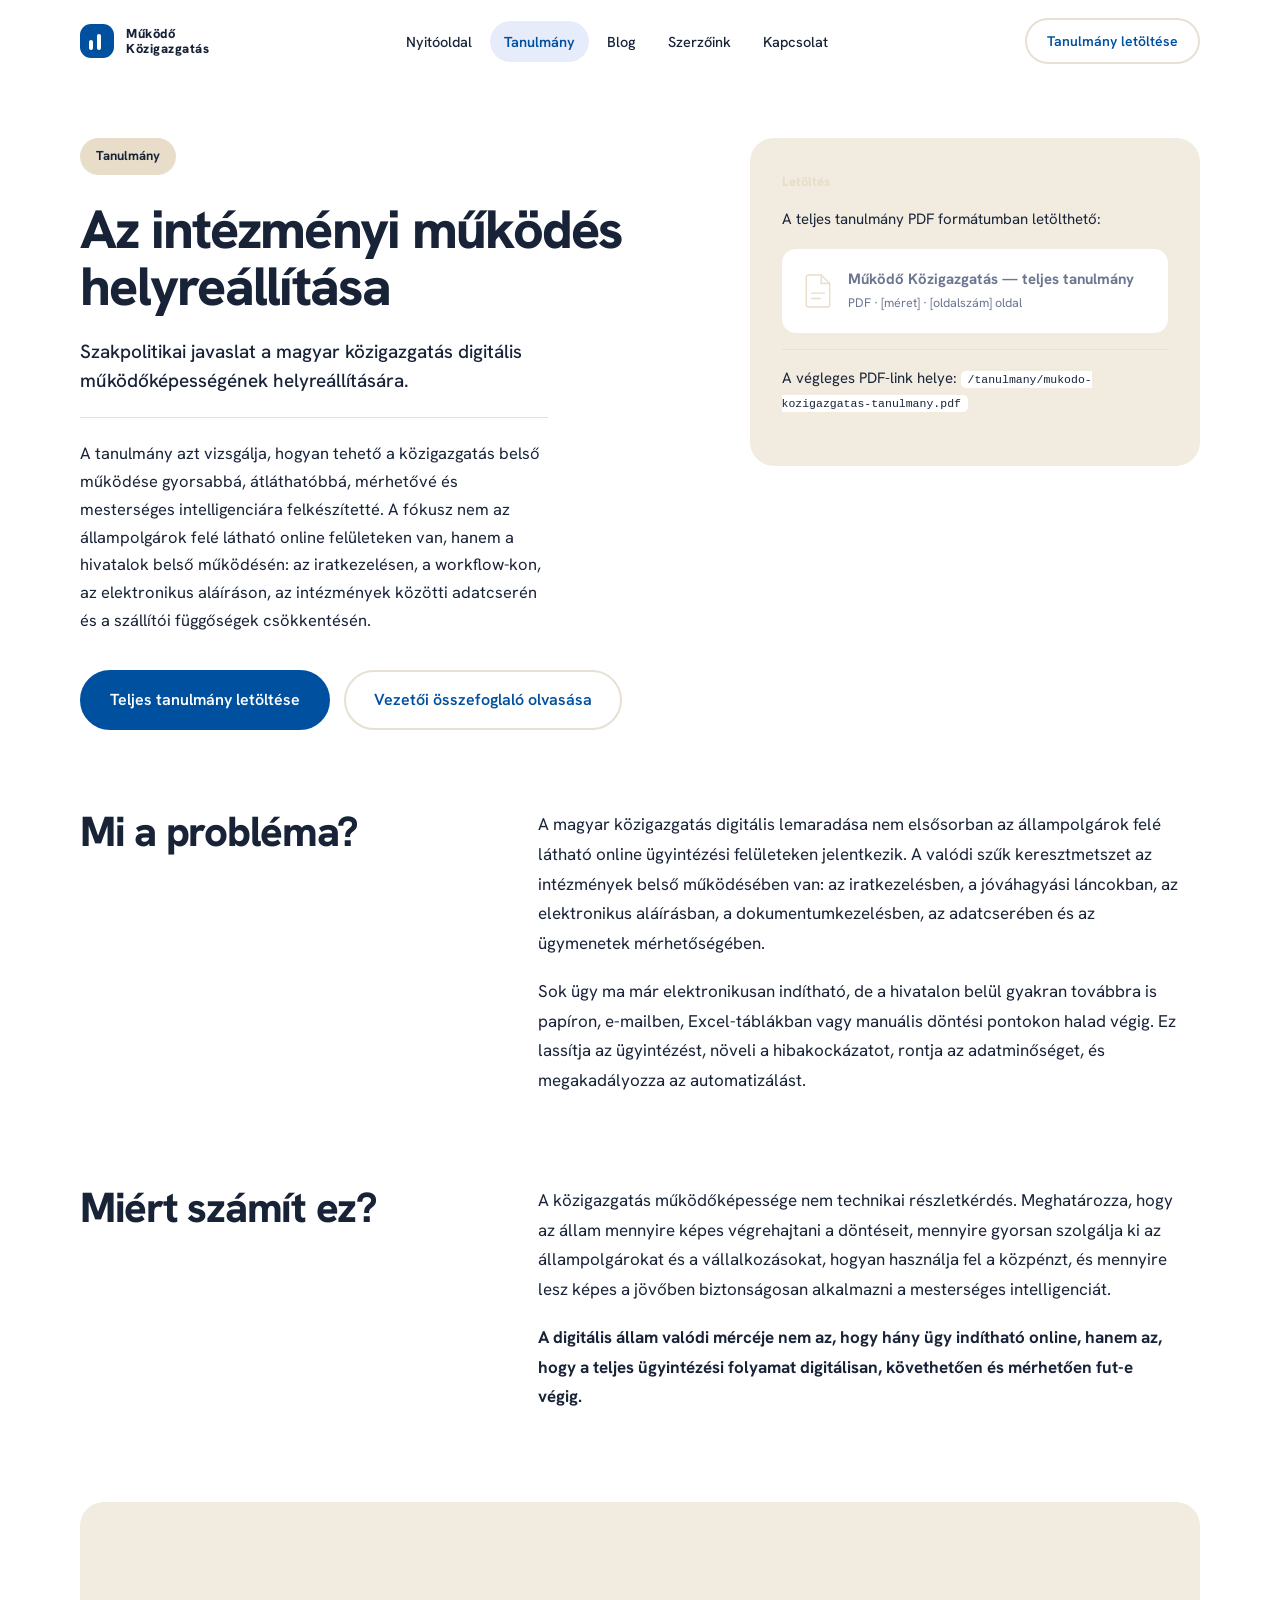
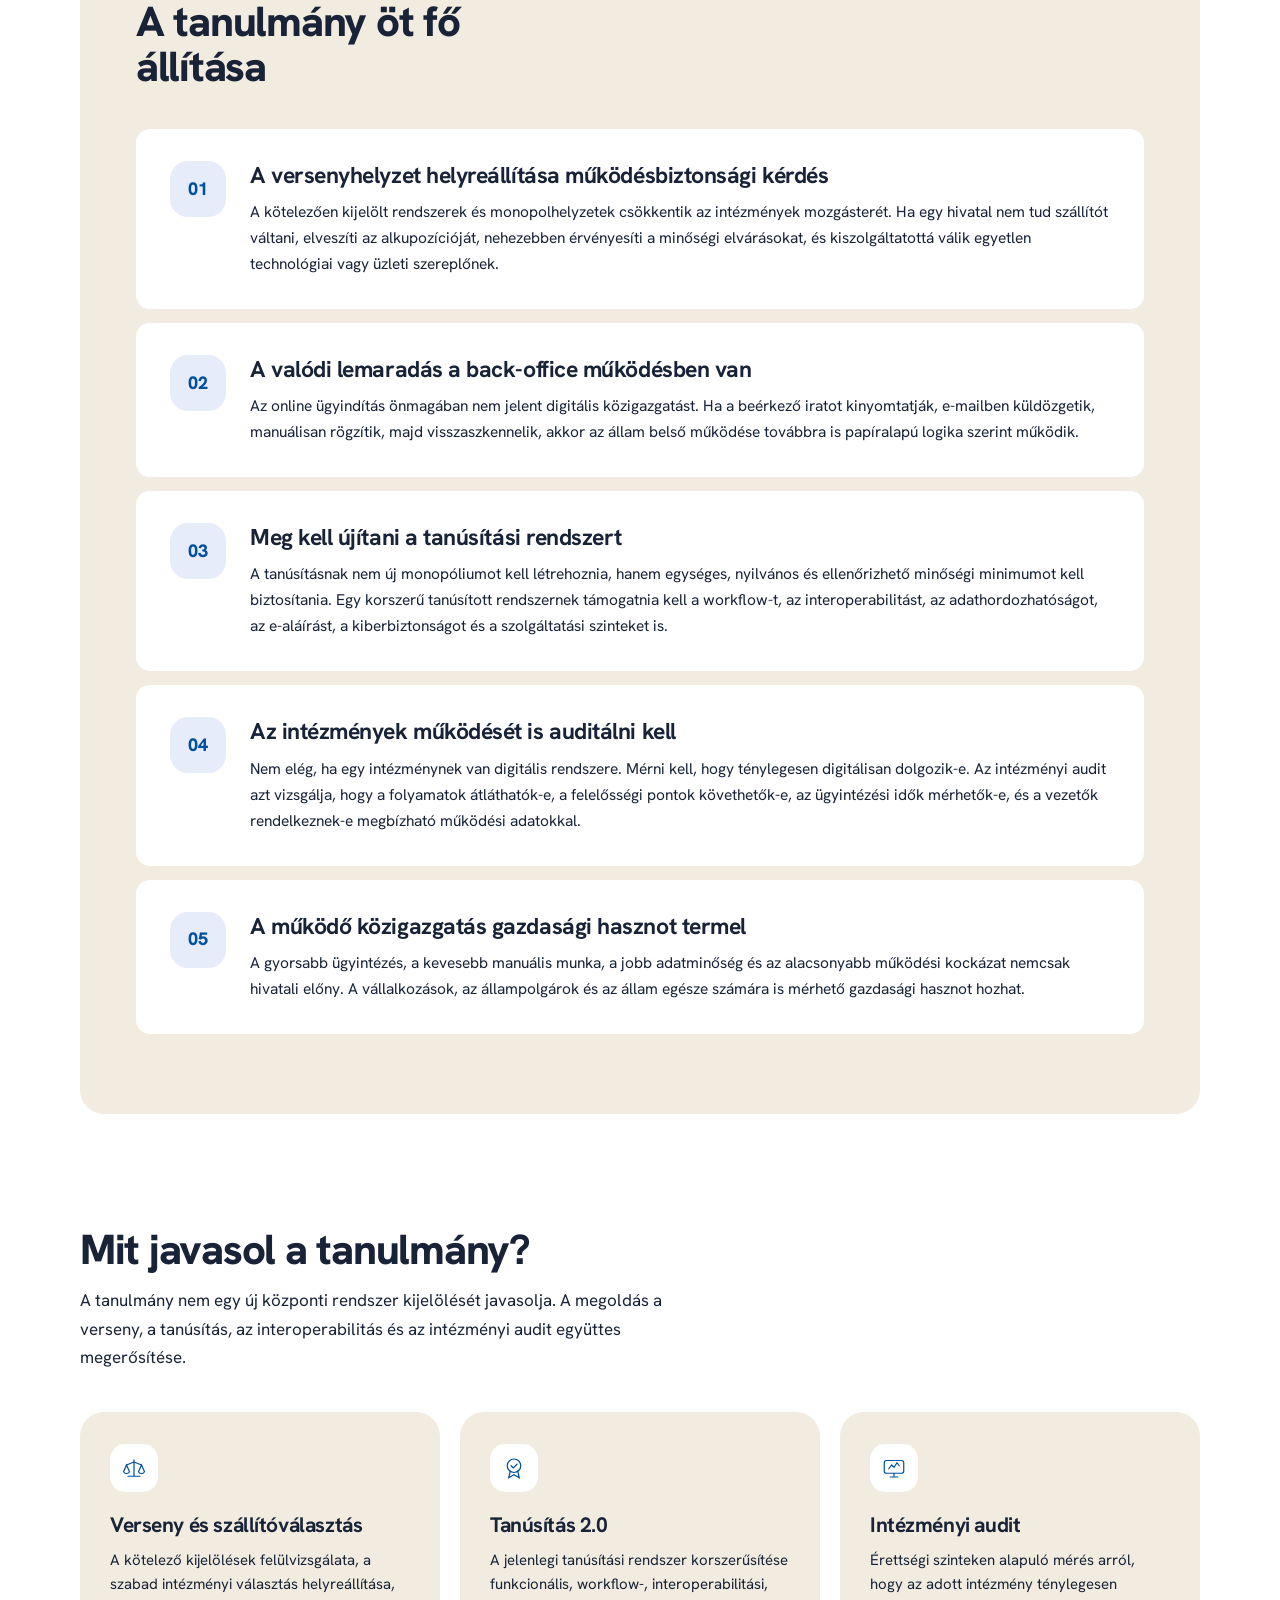
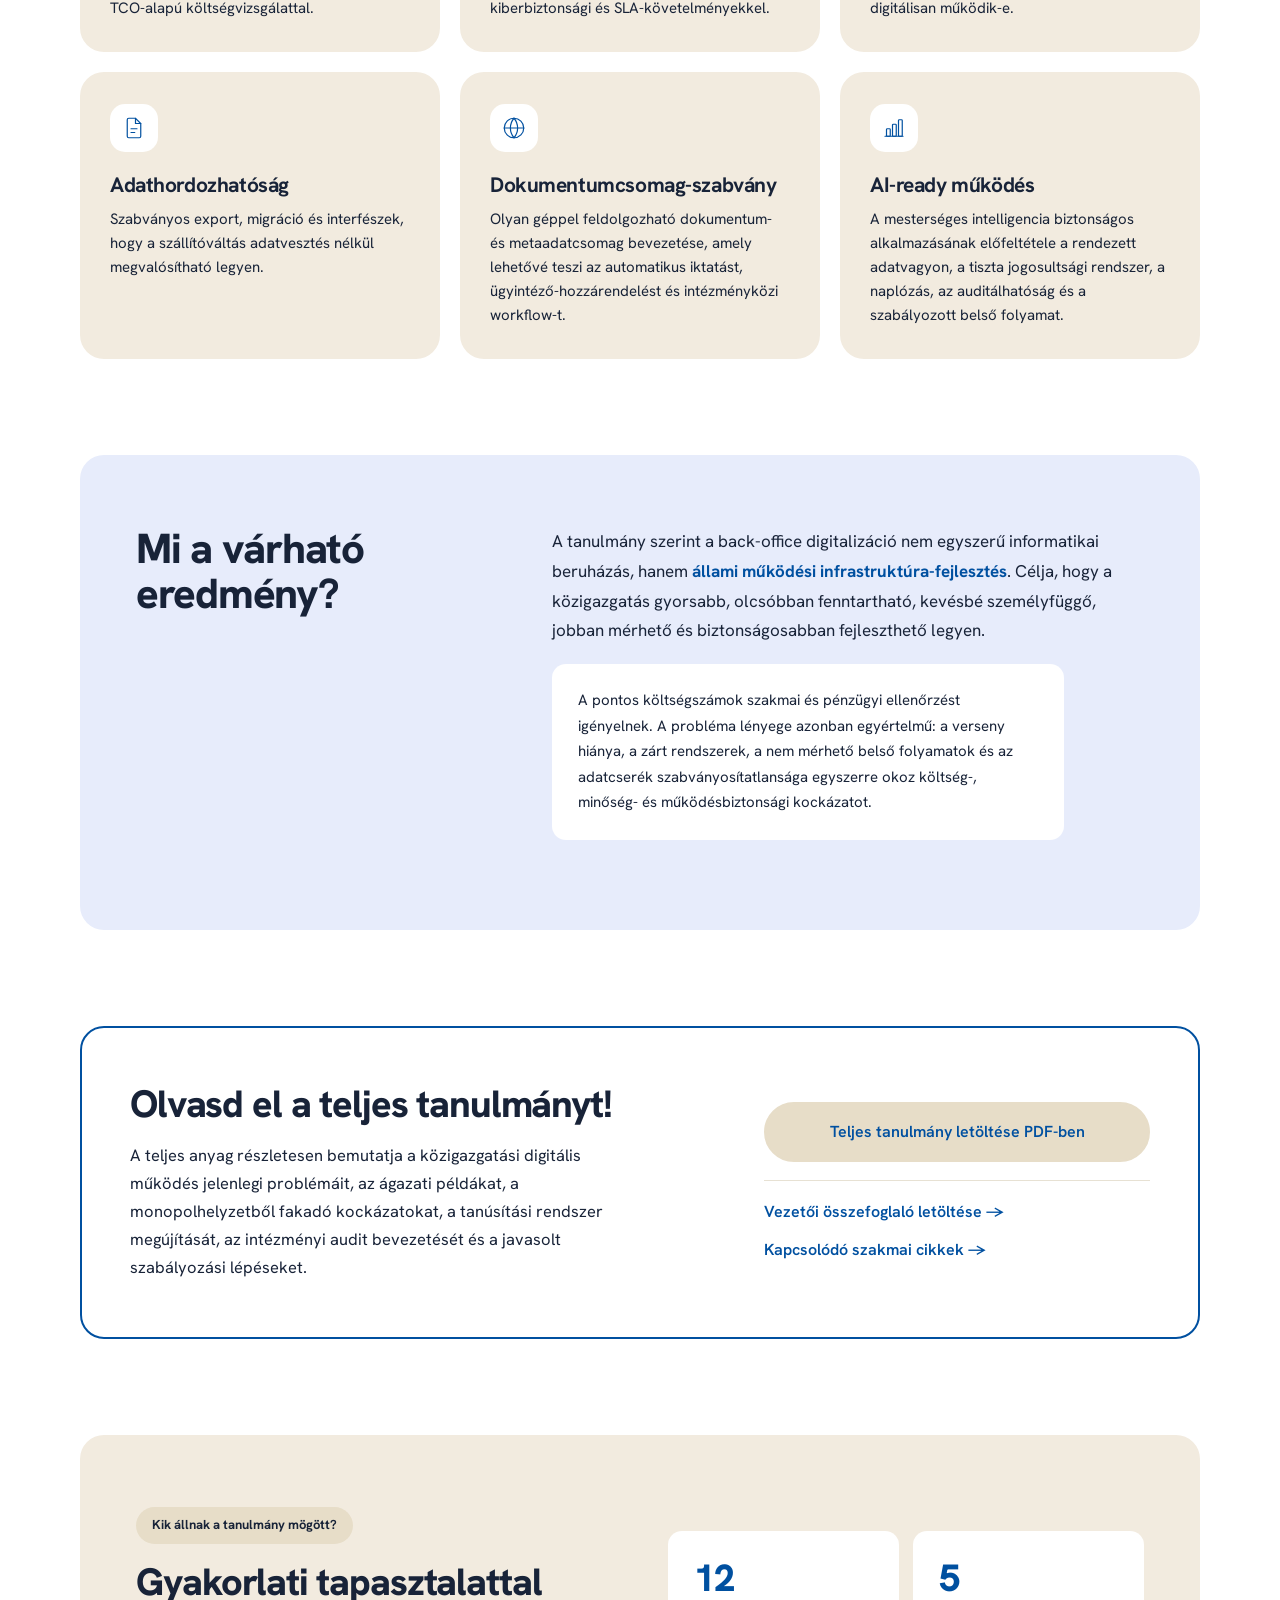
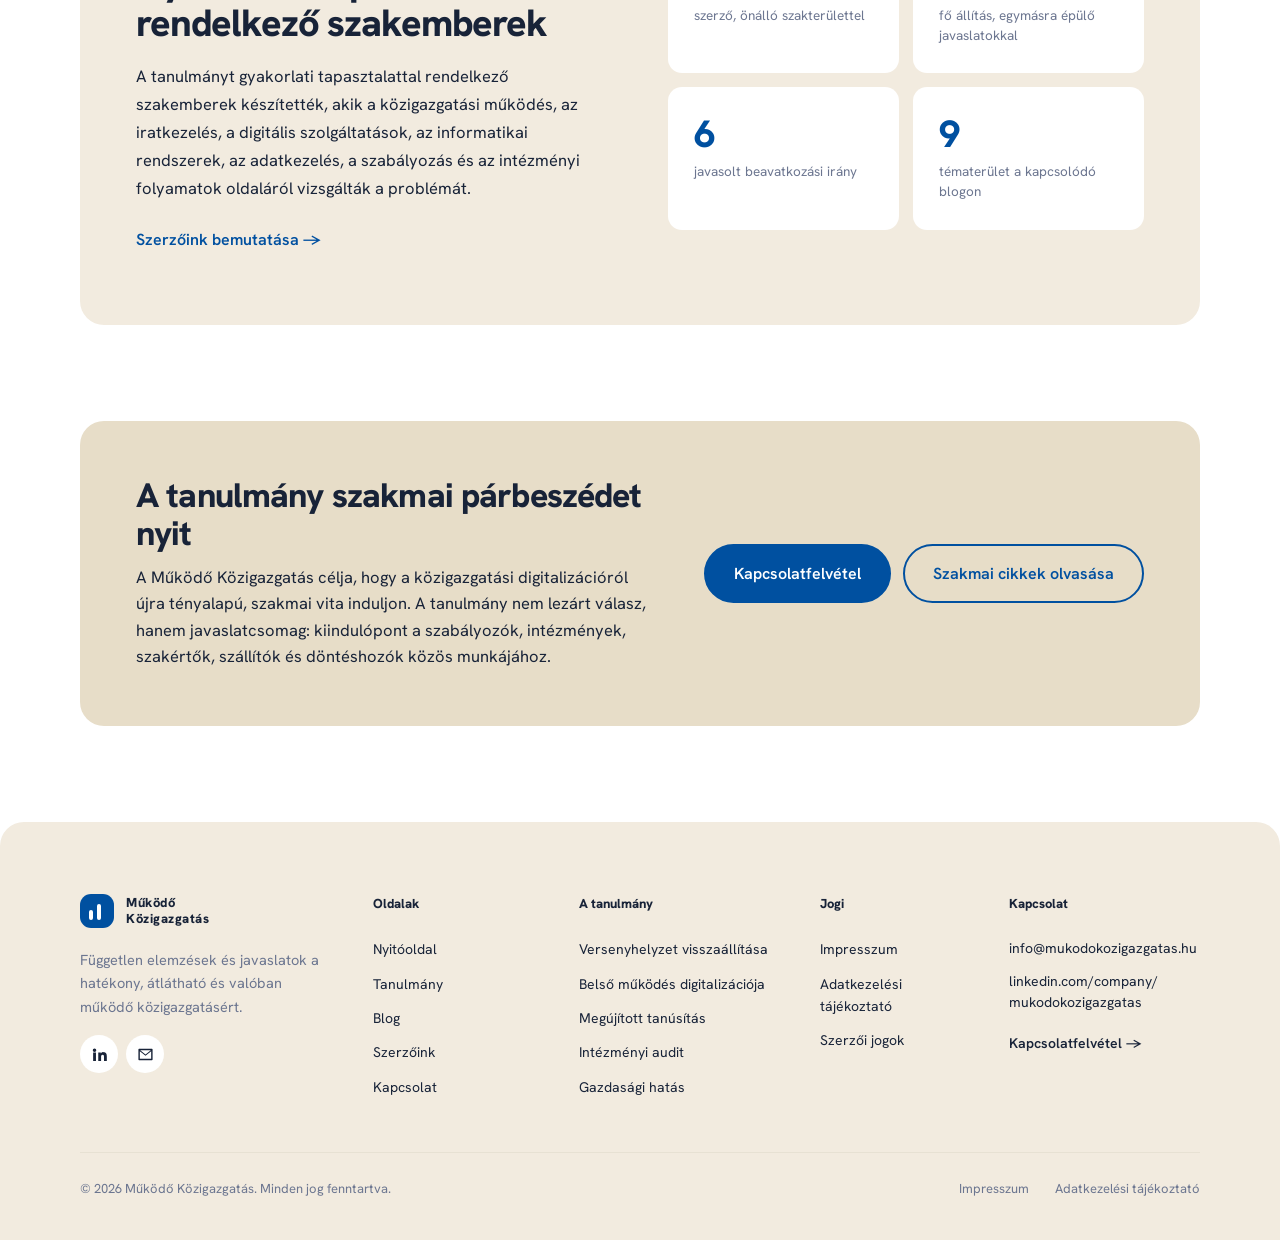
<file: B-tanulmany.html>
<!DOCTYPE html>
<html lang="hu">
<head>
<meta charset="utf-8">
<meta name="viewport" content="width=device-width, initial-scale=1">
<title>Tanulmány · Működő Közigazgatás</title>
<link href="https://fonts.googleapis.com/css2?family=Hanken+Grotesk:wght@400;500;600;700;800;900&display=swap" rel="stylesheet">
<style>
:root{
  --indigo:#0050A0;
  --indigo-deep:#0050A0;
  --red:#D40000;
  --beige:#E7DDC8;--beige-deep:#0050A0;--beige-soft:#F2EBDF;--beige-dark:#0050A0;--green:#0F6E42;--green-soft:#E4F0E9;--purple:var(--beige);
  --purple-deep:var(--beige-deep);
  --purple-soft:var(--beige-soft);
  --ink:#182338;
  --ink-2:#182338;
  --ink-3:#6C7690;
  --line:#E7E1D3;
  --bg:#ffffff;
  --bg-2:#F2EBDF;
  --indigo-soft:#E7ECFB;
  --r:24px;
  --r-sm:14px;
  --maxw:1200px;
  --sans:"Hanken Grotesk",-apple-system,BlinkMacSystemFont,"Segoe UI",sans-serif;
}
*{box-sizing:border-box;margin:0;padding:0}
html{scroll-behavior:smooth}
body{font-family:var(--sans);color:var(--ink);background:var(--bg);
  -webkit-font-smoothing:antialiased;font-size:17px;line-height:1.6}
.wrap{max-width:var(--maxw);margin:0 auto;padding:0 40px}
a{color:inherit;text-decoration:none}
header{position:sticky;top:0;background:rgba(255,255,255,.9);backdrop-filter:blur(14px);z-index:50;padding:18px 0}
.hdr{display:flex;align-items:center;justify-content:space-between}
.logo{display:flex;align-items:center;gap:12px}
.logo-mark{width:34px;height:34px;border-radius:11px;background:var(--indigo);position:relative;flex:none}
.logo-mark::before,.logo-mark::after{content:"";position:absolute;bottom:8px;width:4px;border-radius:2px;background:#fff}
.logo-mark::before{left:9px;height:10px}
.logo-mark::after{left:17px;height:16px}
.logo-txt{font-size:13px;font-weight:800;letter-spacing:.04em;line-height:1.2}
nav{display:flex;align-items:center;gap:4px}
nav a{font-size:14.5px;font-weight:500;color:var(--ink-2);padding:9px 14px;border-radius:999px;transition:all .15s}
nav a:hover{background:var(--bg-2);color:var(--indigo)}
nav a.active{background:var(--indigo-soft);color:var(--indigo);font-weight:600}
.btn{display:inline-flex;align-items:center;gap:9px;font-size:16px;font-weight:600;
  padding:15px 28px;border-radius:999px;border:2px solid var(--indigo);background:var(--indigo);
  color:#fff;transition:all .18s;cursor:pointer;font-family:inherit}
.btn:hover{background:var(--indigo-deep);border-color:var(--indigo-deep);transform:translateY(-2px)}
.btn-ghost{background:transparent;color:var(--indigo);border-color:var(--line)}
.btn-ghost:hover{background:var(--bg-2);border-color:var(--indigo);transform:translateY(-2px)}
.btn-purple{background:var(--purple);border-color:var(--purple)}
.btn-purple:hover{background:var(--purple-deep);border-color:var(--purple-deep)}
.btn-sm{padding:10px 20px;font-size:14px}
.link-arrow{display:inline-flex;align-items:center;gap:9px;font-size:16px;font-weight:600;
  color:var(--indigo);transition:gap .18s}
.link-arrow:hover{gap:15px}
.eyebrow{display:inline-block;font-size:13px;font-weight:700;color:var(--purple);
  background:var(--purple-soft);padding:8px 16px;border-radius:999px}
footer{background:var(--bg-2);border-radius:var(--r) var(--r) 0 0;padding:72px 0 40px}
.f-grid{display:grid;grid-template-columns:1.5fr 1fr 1.2fr .9fr 1.1fr;gap:32px;padding-bottom:48px}
.f-about p{font-size:14.5px;color:var(--ink-3);line-height:1.65;margin-top:20px;max-width:32ch}
.f-col h5{font-size:13px;font-weight:800;margin-bottom:18px}
.f-col a{display:block;font-size:14px;color:var(--ink-2);padding:6px 0;transition:color .15s}
.f-col a:hover{color:var(--indigo)}
.f-contact div{font-size:14px;color:var(--ink-2);padding:6px 0;line-height:1.5}
.social{display:flex;gap:8px;margin-top:16px}
.social a{display:flex;align-items:center;justify-content:center;width:38px;height:38px;
  border-radius:999px;background:#fff;color:var(--ink-2);transition:all .15s;padding:0}
.social a:hover{background:var(--indigo);color:#fff;transform:translateY(-2px)}
.social svg{width:17px;height:17px;fill:currentColor}
.f-bar{border-top:1px solid var(--line);padding-top:26px;display:flex;
  justify-content:space-between;font-size:13px;color:var(--ink-3);gap:20px}
.f-bar div{display:flex;gap:26px}
.note{background:var(--purple-soft);padding:12px 40px;font-size:13px;color:var(--purple-deep);
  text-align:center;font-weight:500}
.note a{text-decoration:underline;font-weight:700}
.hero{padding:56px 0 80px}
.hero-grid{display:grid;grid-template-columns:1.15fr .85fr;gap:60px;align-items:start}
h1{font-size:54px;font-weight:800;line-height:1.05;letter-spacing:-.032em;margin:26px 0 22px}
.sub{font-size:19px;line-height:1.55;color:var(--ink);max-width:46ch;font-weight:500}
.lead{font-size:16.5px;line-height:1.68;color:var(--ink-2);max-width:52ch;margin-top:22px;
  padding-top:22px;border-top:1px solid var(--line)}
.hero-cta{display:flex;gap:14px;margin-top:36px;flex-wrap:wrap}
.pdfbox{background:var(--bg-2);border-radius:var(--r);padding:34px 32px}
.pdfbox h4{font-size:13px;font-weight:800;color:var(--purple);margin-bottom:14px}
.pdfbox p{font-size:15px;color:var(--ink-2);line-height:1.6;margin-bottom:18px}
.pdffile{display:flex;align-items:center;gap:16px;padding:20px 22px;background:#fff;
  border-radius:var(--r-sm);transition:all .18s}
.pdffile:hover{transform:translateY(-3px);box-shadow:0 10px 28px rgba(22,20,58,.1)}
.pdffile svg{width:28px;height:34px;stroke:var(--purple);fill:none;stroke-width:1.3;flex:none}
.pdffile b{display:block;font-size:15px;font-weight:700;line-height:1.35;margin-bottom:4px}
.pdffile span{font-size:12.5px;color:var(--ink-3)}
.pdfnote{font-size:12.5px;color:var(--ink-3);line-height:1.55;margin-top:16px;
  padding-top:16px;border-top:1px solid var(--line)}
.pdfnote code{font-family:ui-monospace,SFMono-Regular,Menlo,monospace;font-size:11.5px;
  background:#fff;padding:2px 7px;border-radius:5px}
.prose{padding:0 0 72px}
.prose-in{display:grid;grid-template-columns:.75fr 1.25fr;gap:60px;align-items:start}
.prose h2{font-size:42px;font-weight:800;line-height:1.06;letter-spacing:-.03em;position:sticky;top:100px}
.prose p{font-size:17px;color:var(--ink-2);line-height:1.75;margin-bottom:18px;max-width:64ch}
.prose strong{color:var(--ink);font-weight:700}
.claims{padding:0 0 96px}
.claims-in{background:var(--bg-2);border-radius:var(--r);padding:80px 56px}
.sec-top{max-width:44ch;margin-bottom:40px}
.sec-top h2{font-size:42px;font-weight:800;line-height:1.06;letter-spacing:-.03em;margin:18px 0 14px}
.sec-top p{font-size:17px;color:var(--ink-3)}
.claim-list{display:flex;flex-direction:column;gap:14px}
.claim{background:#fff;border-radius:var(--r-sm);padding:32px 34px;display:grid;
  grid-template-columns:56px 1fr;gap:24px;align-items:start;transition:transform .18s}
.claim:hover{transform:translateX(6px)}
.claim-num{width:56px;height:56px;border-radius:18px;background:var(--indigo-soft);color:var(--indigo);
  display:flex;align-items:center;justify-content:center;font-size:18px;font-weight:800}
.claim h3{font-size:23px;font-weight:700;line-height:1.22;letter-spacing:-.02em;margin-bottom:10px}
.claim p{font-size:15.5px;color:var(--ink-2);line-height:1.68}
.props{padding:0 0 96px}
.props-top{max-width:60ch;margin-bottom:40px}
.props-top h2{font-size:42px;font-weight:800;line-height:1.06;letter-spacing:-.03em;margin:18px 0 14px}
.props-top p{font-size:17px;color:var(--ink-2);line-height:1.68}
.prop-grid{display:grid;grid-template-columns:repeat(3,1fr);gap:20px}
.prop{background:var(--bg-2);border-radius:var(--r);padding:32px 30px;transition:all .2s}
.prop:hover{background:var(--indigo-soft);transform:translateY(-5px)}
.prop-icon{width:48px;height:48px;border-radius:15px;background:#fff;color:var(--indigo);
  display:flex;align-items:center;justify-content:center;margin-bottom:20px}
.prop-icon svg{width:24px;height:24px;stroke:currentColor;fill:none;stroke-width:1.6}
.prop h3{font-size:21px;font-weight:700;line-height:1.22;letter-spacing:-.02em;margin-bottom:10px}
.prop p{font-size:15px;color:var(--ink-2);line-height:1.6}
.result{padding:0 0 96px}
.result-in{background:var(--indigo-soft);border-radius:var(--r);padding:72px 56px;
  display:grid;grid-template-columns:.75fr 1.25fr;gap:60px;align-items:start}
.result h2{font-size:42px;font-weight:800;line-height:1.06;letter-spacing:-.03em}
.result p{font-size:17px;color:var(--ink-2);line-height:1.75;margin-bottom:18px;max-width:64ch}
.result strong{color:var(--indigo);font-weight:700}
.result .disc{background:#fff;border-radius:var(--r-sm);padding:24px 26px;font-size:15px;
  color:var(--ink-2);line-height:1.7;margin-top:8px}
.dl{padding:0 0 96px}
.dl-in{border:2px solid var(--indigo);border-radius:var(--r);padding:56px 48px;
  display:grid;grid-template-columns:1.2fr .8fr;gap:56px;align-items:center}
.dl h2{font-size:38px;font-weight:800;line-height:1.08;letter-spacing:-.03em;margin-bottom:16px}
.dl p{font-size:16.5px;color:var(--ink-2);line-height:1.7;max-width:54ch}
.dl .cta{display:flex;flex-direction:column;gap:12px}
.dl .cta .btn{justify-content:center}
.dl .extra{display:flex;flex-direction:column;gap:12px;margin-top:6px;padding-top:18px;border-top:1px solid var(--line)}
.who{padding:0 0 96px}
.who-in{background:var(--bg-2);border-radius:var(--r);padding:72px 56px;
  display:grid;grid-template-columns:1fr 1fr;gap:56px;align-items:center}
.who h2{font-size:38px;font-weight:800;line-height:1.08;letter-spacing:-.03em;margin:18px 0 18px}
.who p{font-size:16.5px;color:var(--ink-2);line-height:1.7;margin-bottom:14px}
.who-stats{display:grid;grid-template-columns:repeat(2,1fr);gap:14px}
.who-stat{background:#fff;border-radius:var(--r-sm);padding:28px 26px}
.who-stat b{display:block;font-size:38px;font-weight:800;color:var(--purple);line-height:1;
  letter-spacing:-.03em;margin-bottom:8px}
.who-stat span{font-size:13.5px;color:var(--ink-3);line-height:1.5;display:block}
.band{padding:0 0 96px}
.band-in{background:var(--purple);color:#fff;border-radius:var(--r);padding:56px;
  display:flex;align-items:center;justify-content:space-between;gap:48px}
.band h2{font-size:34px;font-weight:800;line-height:1.1;letter-spacing:-.025em;margin-bottom:12px}
.band p{font-size:16.5px;color:rgba(255,255,255,.88);max-width:62ch;line-height:1.6}
.band .cta{display:flex;gap:12px;flex:none}
.band .btn{background:#fff;border-color:#fff;color:var(--purple-deep)}
.band .btn:hover{background:var(--purple-soft);border-color:var(--purple-soft)}
.band .btn-o{background:transparent;border-color:rgba(255,255,255,.5);color:#fff}
.band .btn-o:hover{background:rgba(255,255,255,.15);border-color:#fff}
@media(max-width:1040px){
  .hero-grid,.prose-in,.result-in,.dl-in,.who-in{grid-template-columns:1fr;gap:44px}
  .prose h2{position:static}
  .prop-grid{grid-template-columns:repeat(2,1fr)}
  h1{font-size:42px}
  .prose h2,.sec-top h2,.props-top h2,.result h2,.dl h2,.who h2{font-size:32px}
  .claims-in,.result-in,.dl-in,.who-in,.band-in{padding:48px 32px}
  .band-in{flex-direction:column;align-items:flex-start}
  nav{display:none}
  .f-grid{grid-template-columns:1fr 1fr;gap:36px}
}
@media(max-width:640px){
  .wrap{padding:0 22px}
  .prop-grid,.who-stats{grid-template-columns:1fr}
  h1{font-size:32px}
  .sub{font-size:17px}
  .prose h2,.sec-top h2,.props-top h2,.result h2,.dl h2,.who h2,.band h2{font-size:26px}
  .hero-cta,.band .cta{flex-direction:column;align-items:stretch}
  .btn{justify-content:center}
  .claim{grid-template-columns:1fr}
  .f-grid{grid-template-columns:1fr}
  .f-bar{flex-direction:column;gap:12px}
  .f-bar div{flex-direction:column;gap:8px}
}

/* --- Kormány-közeli finomítás: kék-fehér-bézs (kormany.hu hangulat) --- */
.band-in{background:var(--beige);color:var(--ink)}
.band h2{color:var(--ink)}
.band p{color:var(--ink-2)}
.band .btn{background:var(--indigo);border-color:var(--indigo);color:#fff}
.band .btn:hover{background:var(--indigo-deep);border-color:var(--indigo-deep)}
.band .btn-o{background:transparent;border-color:var(--indigo);color:var(--indigo)}
.band .btn-o:hover{background:#fff;border-color:var(--indigo);color:var(--indigo)}
.btn-purple{background:var(--beige);border-color:var(--beige);color:var(--indigo-deep)}
.btn-purple:hover{background:var(--indigo-deep);border-color:var(--indigo-deep);color:#fff}
.eyebrow{color:var(--indigo-deep);background:var(--beige)}
.tag{color:var(--indigo)}
.fact dt{color:var(--indigo)}
.person .role{color:var(--indigo)}
.cmeta dt{color:var(--indigo)}
.who-stat b{color:var(--indigo)}
.row.alt .row-l small,.row.alt .row-v{color:var(--indigo)}
.row.alt .bar i{background:var(--indigo)}
.step.done .step-num{color:var(--indigo)}
article h2 .n{color:var(--indigo)}
.note{color:var(--indigo-deep)}
.warn{color:var(--indigo-deep)}
.draft{color:var(--indigo-deep)}
.side-cta h4{color:var(--beige)}

/* --- Redukált paletta: egy kék, nincs színátmenet --- */
.hero::after,.cta-in::after,.feat::after,.close-in::after{display:none}
.btn:hover{background:var(--indigo);filter:brightness(1.16);transform:translateY(-2px)}

/* --- Javítás: gomb-hover, első kulcskártya, sötét bézs --- */
.btn{background:var(--indigo);border-color:var(--indigo);color:#fff}
.btn:hover{background:var(--indigo);border-color:var(--indigo);color:#fff;filter:brightness(1.2);transform:translateY(-2px)}
.btn-ghost{background:transparent;border-color:var(--line);color:var(--indigo)}
.btn-ghost:hover{background:var(--beige-soft);border-color:var(--indigo);color:var(--indigo);filter:none}
.btn-purple{background:var(--beige);border-color:var(--beige);color:var(--indigo)}
.btn-purple:hover{background:var(--indigo);border-color:var(--indigo);color:#fff;filter:none}
.feat .btn{background:#fff;border-color:#fff;color:var(--indigo)}
.feat .btn:hover{background:var(--beige-soft);border-color:var(--beige-soft);color:var(--indigo);filter:none}
.side-cta .btn{background:#fff;border-color:#fff;color:var(--indigo)}
.side-cta .btn:hover{background:var(--beige-soft);border-color:var(--beige-soft);color:var(--indigo);filter:none}
.key:first-child{background:var(--bg-2);color:var(--ink)}
.key:first-child:hover{background:var(--indigo-soft)}
.key:first-child .key-icon{background:#fff;color:var(--indigo)}
.key:first-child .key-num{color:var(--ink-3)}
.key:first-child p{color:var(--ink-2)}
.band-in{background:var(--beige-dark);color:#fff}
.band h2{color:#fff}
.band p{color:rgba(255,255,255,.85)}
.band .btn{background:#fff;border-color:#fff;color:var(--beige-dark)}
.band .btn:hover{background:var(--beige-soft);border-color:var(--beige-soft);color:var(--beige-dark);filter:none;transform:translateY(-2px)}
.band .btn-o{background:transparent;border-color:#fff;color:#fff}
.band .btn-o:hover{background:rgba(255,255,255,.16);border-color:#fff;color:#fff;filter:none}

.eyebrow{background:var(--beige-dark);color:#fff}

/* --- Sáv + eyebrow: világos bézs + tinta --- */
.eyebrow{background:var(--beige);color:var(--ink)}
.band-in{background:var(--beige);color:var(--ink)}
.band h2{color:var(--ink)}
.band p{color:var(--ink-2)}
.band .btn{background:var(--indigo);border-color:var(--indigo);color:#fff}
.band .btn:hover{background:var(--indigo);border-color:var(--indigo);color:#fff;filter:brightness(1.2);transform:translateY(-2px)}
.band .btn-o{background:transparent;border-color:var(--indigo);color:var(--indigo)}
.band .btn-o:hover{background:#fff;border-color:var(--indigo);color:var(--indigo);filter:none}

/* --- Gombok kontextus szerint + működő hover --- */
.btn{background:var(--indigo);border-color:var(--indigo);color:#fff}
.btn:hover{background:var(--indigo);border-color:var(--indigo);color:#fff;filter:brightness(1.22);transform:translateY(-2px)}
.btn-ghost{background:transparent;border-color:var(--line);color:var(--indigo)}
.btn-ghost:hover{background:var(--bg-2);border-color:var(--indigo);color:var(--indigo);filter:none;transform:translateY(-2px)}
.btn-purple{background:var(--beige);border-color:var(--beige);color:var(--indigo)}
.btn-purple:hover{background:var(--indigo);border-color:var(--indigo);color:#fff;filter:none;transform:translateY(-2px)}
/* sötét kék blokkokon: ghost = fehér, primary = fehér gomb */
.feat .btn,.cta-in .btn,.close-in .btn,.join-in .btn,.side-cta .btn{background:#fff;border-color:#fff;color:var(--indigo)}
.feat .btn:hover,.cta-in .btn:hover,.close-in .btn:hover,.join-in .btn:hover,.side-cta .btn:hover{background:var(--beige-soft);border-color:var(--beige-soft);color:var(--indigo);filter:none;transform:translateY(-2px)}
.feat .btn-purple,.cta-in .btn-purple,.close-in .btn-purple,.join-in .btn-purple{background:var(--beige);border-color:var(--beige);color:var(--indigo)}
.feat .btn-purple:hover,.cta-in .btn-purple:hover,.close-in .btn-purple:hover,.join-in .btn-purple:hover{background:#fff;border-color:#fff;color:var(--indigo);filter:none;transform:translateY(-2px)}
.feat .btn-ghost,.cta-in .btn-ghost,.close-in .btn-ghost,.join-in .btn-ghost,.side-cta .btn-ghost{background:transparent;border-color:rgba(255,255,255,.55);color:#fff}
.feat .btn-ghost:hover,.cta-in .btn-ghost:hover,.close-in .btn-ghost:hover,.join-in .btn-ghost:hover,.side-cta .btn-ghost:hover{background:rgba(255,255,255,.16);border-color:#fff;color:#fff;filter:none;transform:translateY(-2px)}
/* beige záró sáv: kék primary, kék outline */
.band-in .btn{background:var(--indigo);border-color:var(--indigo);color:#fff}
.band-in .btn:hover{background:var(--indigo);border-color:var(--indigo);color:#fff;filter:brightness(1.22);transform:translateY(-2px)}
.band-in .btn-o{background:transparent;border-color:var(--indigo);color:var(--indigo)}
.band-in .btn-o:hover{background:#fff;border-color:var(--indigo);color:var(--indigo);filter:none;transform:translateY(-2px)}

/* --- Zöld (kormány-hangolt) szemantikus akcentus --- */
.row.alt .row-l small,.row.alt .row-v{color:var(--green)}
.row.alt .bar i{background:var(--green)}
.step.done .step-num{background:var(--green-soft);color:var(--green)}
</style>
</head>
<body>
<header>
  <div class="wrap hdr">
    <a href="B-nyitooldal.html" class="logo"><span class="logo-mark"></span><span class="logo-txt">Működő<br>Közigazgatás</span></a>
    <nav><a href="B-nyitooldal.html">Nyitóoldal</a><a href="#" class="active">Tanulmány</a><a href="B-blog.html">Blog</a><a href="B-szerzoink.html">Szerzőink</a><a href="#">Kapcsolat</a></nav>
    <a href="#dl" class="btn btn-ghost btn-sm">Tanulmány letöltése</a>
  </div>
</header>

<section class="hero">
  <div class="wrap hero-grid">
    <div>
      <span class="eyebrow">Tanulmány</span>
      <h1>Az intézményi működés helyreállítása</h1>
      <p class="sub">Szakpolitikai javaslat a magyar közigazgatás digitális működőképességének helyreállítására.</p>
      <p class="lead">A tanulmány azt vizsgálja, hogyan tehető a közigazgatás belső működése gyorsabbá, átláthatóbbá, mérhetővé és mesterséges intelligenciára felkészítetté. A fókusz nem az állampolgárok felé látható online felületeken van, hanem a hivatalok belső működésén: az iratkezelésen, a workflow-kon, az elektronikus aláíráson, az intézmények közötti adatcserén és a szállítói függőségek csökkentésén.</p>
      <div class="hero-cta">
        <a href="#dl" class="btn">Teljes tanulmány letöltése</a>
        <a href="#dl" class="btn btn-ghost">Vezetői összefoglaló olvasása</a>
      </div>
    </div>
    <div class="pdfbox">
      <h4>Letöltés</h4>
      <p>A teljes tanulmány PDF formátumban letölthető:</p>
      <a href="#" class="pdffile">
        <svg viewBox="0 0 26 32" stroke-linecap="round"><path d="M16 1H4a2 2 0 0 0-2 2v26a2 2 0 0 0 2 2h18a2 2 0 0 0 2-2V9Z"/><path d="M16 1v8h8"/><path d="M7 18h12M7 23h8"/></svg>
        <span>
          <b>Működő Közigazgatás — teljes tanulmány</b>
          <span>PDF · [méret] · [oldalszám] oldal</span>
        </span>
      </a>
      <p class="pdfnote">A végleges PDF-link helye: <code>/tanulmany/mukodo-kozigazgatas-tanulmany.pdf</code></p>
    </div>
  </div>
</section>


<section class="prose">
  <div class="wrap prose-in">
    <h2>Mi a probléma?</h2>
    <div>
      <p>A magyar közigazgatás digitális lemaradása nem elsősorban az állampolgárok felé látható online ügyintézési felületeken jelentkezik. A valódi szűk keresztmetszet az intézmények belső működésében van: az iratkezelésben, a jóváhagyási láncokban, az elektronikus aláírásban, a dokumentumkezelésben, az adatcserében és az ügymenetek mérhetőségében.</p>
      <p>Sok ügy ma már elektronikusan indítható, de a hivatalon belül gyakran továbbra is papíron, e-mailben, Excel-táblákban vagy manuális döntési pontokon halad végig. Ez lassítja az ügyintézést, növeli a hibakockázatot, rontja az adatminőséget, és megakadályozza az automatizálást.</p>
    </div>
  </div>
</section>

<section class="prose">
  <div class="wrap prose-in">
    <h2>Miért számít ez?</h2>
    <div>
      <p>A közigazgatás működőképessége nem technikai részletkérdés. Meghatározza, hogy az állam mennyire képes végrehajtani a döntéseit, mennyire gyorsan szolgálja ki az állampolgárokat és a vállalkozásokat, hogyan használja fel a közpénzt, és mennyire lesz képes a jövőben biztonságosan alkalmazni a mesterséges intelligenciát.</p>
      <p><strong>A digitális állam valódi mércéje nem az, hogy hány ügy indítható online, hanem az, hogy a teljes ügyintézési folyamat digitálisan, követhetően és mérhetően fut-e végig.</strong></p>
    </div>
  </div>
</section>

<section class="claims">
  <div class="wrap">
    <div class="claims-in">
      <div class="sec-top">
        <h2>A tanulmány öt fő állítása</h2>
      </div>
      <div class="claim-list">
        <div class="claim">
          <div class="claim-num">01</div>
          <div>
            <h3>A versenyhelyzet helyreállítása működésbiztonsági kérdés</h3>
            <p>A kötelezően kijelölt rendszerek és monopolhelyzetek csökkentik az intézmények mozgásterét. Ha egy hivatal nem tud szállítót váltani, elveszíti az alkupozícióját, nehezebben érvényesíti a minőségi elvárásokat, és kiszolgáltatottá válik egyetlen technológiai vagy üzleti szereplőnek.</p>
          </div>
        </div>
        <div class="claim">
          <div class="claim-num">02</div>
          <div>
            <h3>A valódi lemaradás a back-office működésben van</h3>
            <p>Az online ügyindítás önmagában nem jelent digitális közigazgatást. Ha a beérkező iratot kinyomtatják, e-mailben küldözgetik, manuálisan rögzítik, majd visszaszkennelik, akkor az állam belső működése továbbra is papíralapú logika szerint működik.</p>
          </div>
        </div>
        <div class="claim">
          <div class="claim-num">03</div>
          <div>
            <h3>Meg kell újítani a tanúsítási rendszert</h3>
            <p>A tanúsításnak nem új monopóliumot kell létrehoznia, hanem egységes, nyilvános és ellenőrizhető minőségi minimumot kell biztosítania. Egy korszerű tanúsított rendszernek támogatnia kell a workflow-t, az interoperabilitást, az adathordozhatóságot, az e-aláírást, a kiberbiztonságot és a szolgáltatási szinteket is.</p>
          </div>
        </div>
        <div class="claim">
          <div class="claim-num">04</div>
          <div>
            <h3>Az intézmények működését is auditálni kell</h3>
            <p>Nem elég, ha egy intézménynek van digitális rendszere. Mérni kell, hogy ténylegesen digitálisan dolgozik-e. Az intézményi audit azt vizsgálja, hogy a folyamatok átláthatók-e, a felelősségi pontok követhetők-e, az ügyintézési idők mérhetők-e, és a vezetők rendelkeznek-e megbízható működési adatokkal.</p>
          </div>
        </div>
        <div class="claim">
          <div class="claim-num">05</div>
          <div>
            <h3>A működő közigazgatás gazdasági hasznot termel</h3>
            <p>A gyorsabb ügyintézés, a kevesebb manuális munka, a jobb adatminőség és az alacsonyabb működési kockázat nemcsak hivatali előny. A vállalkozások, az állampolgárok és az állam egésze számára is mérhető gazdasági hasznot hozhat.</p>
          </div>
        </div>
      </div>
    </div>
  </div>
</section>

<section class="props">
  <div class="wrap">
    <div class="props-top">
      <h2>Mit javasol a tanulmány?</h2>
      <p>A tanulmány nem egy új központi rendszer kijelölését javasolja. A megoldás a verseny, a tanúsítás, az interoperabilitás és az intézményi audit együttes megerősítése.</p>
    </div>
    <div class="prop-grid">
      <div class="prop">
        <div class="prop-icon"><svg viewBox="0 0 32 32" stroke-linecap="round"><path d="M16 5v22M8 27h16M16 8 6 12M16 8l10 4"/><path d="M6 12 2 21a4.5 4.5 0 0 0 8 0Z"/><path d="M26 12l-4 9a4.5 4.5 0 0 0 8 0Z"/></svg></div>
        <h3>Verseny és szállítóválasztás</h3>
        <p>A kötelező kijelölések felülvizsgálata, a szabad intézményi választás helyreállítása, TCO-alapú költségvizsgálattal.</p>
      </div>
      <div class="prop">
        <div class="prop-icon"><svg viewBox="0 0 32 32" stroke-linecap="round"><circle cx="16" cy="13" r="9"/><path d="m11 20-2 9 7-4 7 4-2-9"/><path d="m12 13 3 3 5-5"/></svg></div>
        <h3>Tanúsítás 2.0</h3>
        <p>A jelenlegi tanúsítási rendszer korszerűsítése funkcionális, workflow-, interoperabilitási, kiberbiztonsági és SLA-követelményekkel.</p>
      </div>
      <div class="prop">
        <div class="prop-icon"><svg viewBox="0 0 32 32" stroke-linecap="round"><rect x="3" y="6" width="26" height="17" rx="3"/><path d="M11 28h10M16 23v5"/><path d="M9 17l4-5 3 3 4-6 3 4"/></svg></div>
        <h3>Intézményi audit</h3>
        <p>Érettségi szinteken alapuló mérés arról, hogy az adott intézmény ténylegesen digitálisan működik-e.</p>
      </div>
      <div class="prop">
        <div class="prop-icon"><svg viewBox="0 0 32 32" stroke-linecap="round"><path d="M18 3H9a2 2 0 0 0-2 2v22a2 2 0 0 0 2 2h14a2 2 0 0 0 2-2V10Z"/><path d="M18 3v7h7"/><path d="M12 17h8M12 22h5"/></svg></div>
        <h3>Adathordozhatóság</h3>
        <p>Szabványos export, migráció és interfészek, hogy a szállítóváltás adatvesztés nélkül megvalósítható legyen.</p>
      </div>
      <div class="prop">
        <div class="prop-icon"><svg viewBox="0 0 32 32" stroke-linecap="round"><circle cx="16" cy="16" r="13"/><path d="M3 16h26"/><path d="M16 3a20 20 0 0 1 0 26 20 20 0 0 1 0-26Z"/></svg></div>
        <h3>Dokumentumcsomag-szabvány</h3>
        <p>Olyan géppel feldolgozható dokumentum- és metaadatcsomag bevezetése, amely lehetővé teszi az automatikus iktatást, ügyintéző-hozzárendelést és intézményközi workflow-t.</p>
      </div>
      <div class="prop">
        <div class="prop-icon"><svg viewBox="0 0 32 32" stroke-linecap="round"><path d="M4 27h24"/><rect x="6" y="17" width="5" height="10" rx="1"/><rect x="14" y="11" width="5" height="16" rx="1"/><rect x="22" y="5" width="5" height="22" rx="1"/></svg></div>
        <h3>AI-ready működés</h3>
        <p>A mesterséges intelligencia biztonságos alkalmazásának előfeltétele a rendezett adatvagyon, a tiszta jogosultsági rendszer, a naplózás, az auditálhatóság és a szabályozott belső folyamat.</p>
      </div>
    </div>
  </div>
</section>

<section class="result">
  <div class="wrap">
    <div class="result-in">
      <h2>Mi a várható eredmény?</h2>
      <div>
        <p>A tanulmány szerint a back-office digitalizáció nem egyszerű informatikai beruházás, hanem <strong>állami működési infrastruktúra-fejlesztés</strong>. Célja, hogy a közigazgatás gyorsabb, olcsóbban fenntartható, kevésbé személyfüggő, jobban mérhető és biztonságosabban fejleszthető legyen.</p>
        <p class="disc">A pontos költségszámok szakmai és pénzügyi ellenőrzést igényelnek. A probléma lényege azonban egyértelmű: a verseny hiánya, a zárt rendszerek, a nem mérhető belső folyamatok és az adatcserék szabványosítatlansága egyszerre okoz költség-, minőség- és működésbiztonsági kockázatot.</p>
      </div>
    </div>
  </div>
</section>

<section class="dl" id="dl">
  <div class="wrap">
    <div class="dl-in">
      <div>
        <h2>Olvasd el a teljes tanulmányt!</h2>
        <p>A teljes anyag részletesen bemutatja a közigazgatási digitális működés jelenlegi problémáit, az ágazati példákat, a monopolhelyzetből fakadó kockázatokat, a tanúsítási rendszer megújítását, az intézményi audit bevezetését és a javasolt szabályozási lépéseket.</p>
      </div>
      <div class="cta">
        <a href="#" class="btn btn-purple">Teljes tanulmány letöltése PDF-ben</a>
        <div class="extra">
          <a href="#" class="link-arrow">Vezetői összefoglaló letöltése →</a>
          <a href="B-blog.html" class="link-arrow">Kapcsolódó szakmai cikkek →</a>
        </div>
      </div>
    </div>
  </div>
</section>

<section class="who">
  <div class="wrap">
    <div class="who-in">
      <div>
        <span class="eyebrow">Kik állnak a tanulmány mögött?</span>
        <h2>Gyakorlati tapasztalattal rendelkező szakemberek</h2>
        <p>A tanulmányt gyakorlati tapasztalattal rendelkező szakemberek készítették, akik a közigazgatási működés, az iratkezelés, a digitális szolgáltatások, az informatikai rendszerek, az adatkezelés, a szabályozás és az intézményi folyamatok oldaláról vizsgálták a problémát.</p>
        <div style="margin-top:24px"><a href="B-szerzoink.html" class="link-arrow">Szerzőink bemutatása →</a></div>
      </div>
      <div class="who-stats">
        <div class="who-stat"><b>12</b><span>szerző, önálló szakterülettel</span></div>
        <div class="who-stat"><b>5</b><span>fő állítás, egymásra épülő javaslatokkal</span></div>
        <div class="who-stat"><b>6</b><span>javasolt beavatkozási irány</span></div>
        <div class="who-stat"><b>9</b><span>tématerület a kapcsolódó blogon</span></div>
      </div>
    </div>
  </div>
</section>

<section class="band">
  <div class="wrap">
    <div class="band-in">
      <div>
        <h2>A tanulmány szakmai párbeszédet nyit</h2>
        <p>A Működő Közigazgatás célja, hogy a közigazgatási digitalizációról újra tényalapú, szakmai vita induljon. A tanulmány nem lezárt válasz, hanem javaslatcsomag: kiindulópont a szabályozók, intézmények, szakértők, szállítók és döntéshozók közös munkájához.</p>
      </div>
      <div class="cta">
        <a href="#" class="btn">Kapcsolatfelvétel</a>
        <a href="B-blog.html" class="btn btn-o">Szakmai cikkek olvasása</a>
      </div>
    </div>
  </div>
</section>

<footer>
  <div class="wrap">
    <div class="f-grid">
      <div class="f-about">
        <div class="logo"><span class="logo-mark"></span><span class="logo-txt">Működő<br>Közigazgatás</span></div>
        <p>Független elemzések és javaslatok a hatékony, átlátható és valóban működő közigazgatásért.</p>
        <div class="social">
          <a href="#" aria-label="LinkedIn"><svg viewBox="0 0 24 24"><path d="M4.98 3.5a2.5 2.5 0 1 1 0 5 2.5 2.5 0 0 1 0-5ZM3 9h4v12H3V9Zm7 0h3.8v1.7h.05a4.2 4.2 0 0 1 3.75-2.05c4 0 4.75 2.6 4.75 6V21h-4v-5.6c0-1.35 0-3.05-1.9-3.05s-2.2 1.45-2.2 2.95V21h-4V9Z"/></svg></a>
          <a href="#" aria-label="E-mail"><svg viewBox="0 0 24 24"><path d="M2 5a1 1 0 0 1 1-1h18a1 1 0 0 1 1 1v14a1 1 0 0 1-1 1H3a1 1 0 0 1-1-1V5Zm2.5 1L12 12l7.5-6h-15ZM4 7.3V18h16V7.3l-8 6.4-8-6.4Z"/></svg></a>
        </div>
      </div>
      <div class="f-col">
        <h5>Oldalak</h5>
        <a href="B-nyitooldal.html">Nyitóoldal</a><a href="B-tanulmany.html">Tanulmány</a><a href="B-blog.html">Blog</a><a href="B-szerzoink.html">Szerzőink</a><a href="#">Kapcsolat</a>
      </div>
      <div class="f-col">
        <h5>A tanulmány</h5>
        <a href="B-tanulmany.html">Versenyhelyzet visszaállítása</a><a href="B-tanulmany.html">Belső működés digitalizációja</a><a href="B-tanulmany.html">Megújított tanúsítás</a><a href="B-tanulmany.html">Intézményi audit</a><a href="B-tanulmany.html">Gazdasági hatás</a>
      </div>
      <div class="f-col">
        <h5>Jogi</h5>
        <a href="#">Impresszum</a><a href="#">Adatkezelési tájékoztató</a><a href="#">Szerzői jogok</a>
      </div>
      <div class="f-col f-contact">
        <h5>Kapcsolat</h5>
        <div>info@mukodokozigazgatas.hu</div>
        <div>linkedin.com/company/<br>mukodokozigazgatas</div>
        <div style="padding-top:8px"><a href="#" class="link-arrow" style="font-size:14px">Kapcsolatfelvétel →</a></div>
      </div>
    </div>
    <div class="f-bar">
      <span>© 2026 Működő Közigazgatás. Minden jog fenntartva.</span>
      <div><a href="#">Impresszum</a><a href="#">Adatkezelési tájékoztató</a></div>
    </div>
  </div>
</footer>

</body>
</html>
</file>
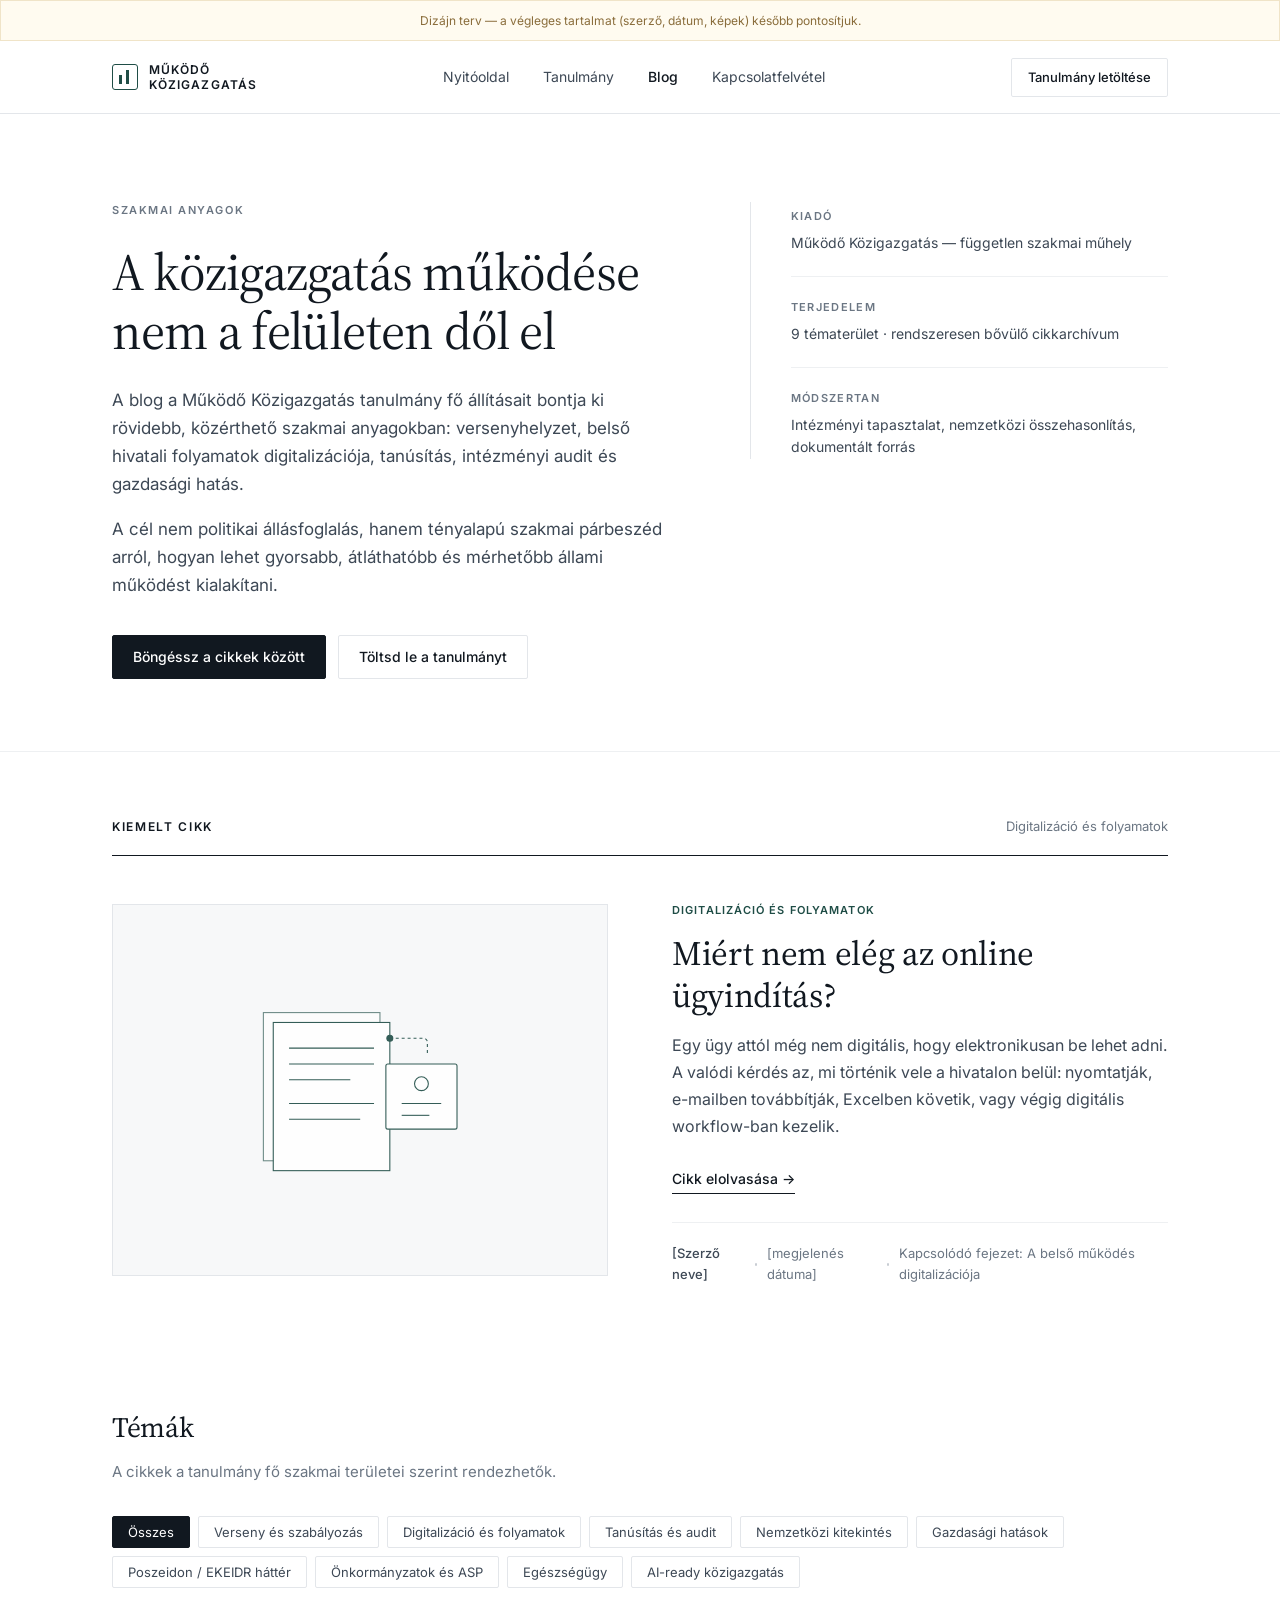
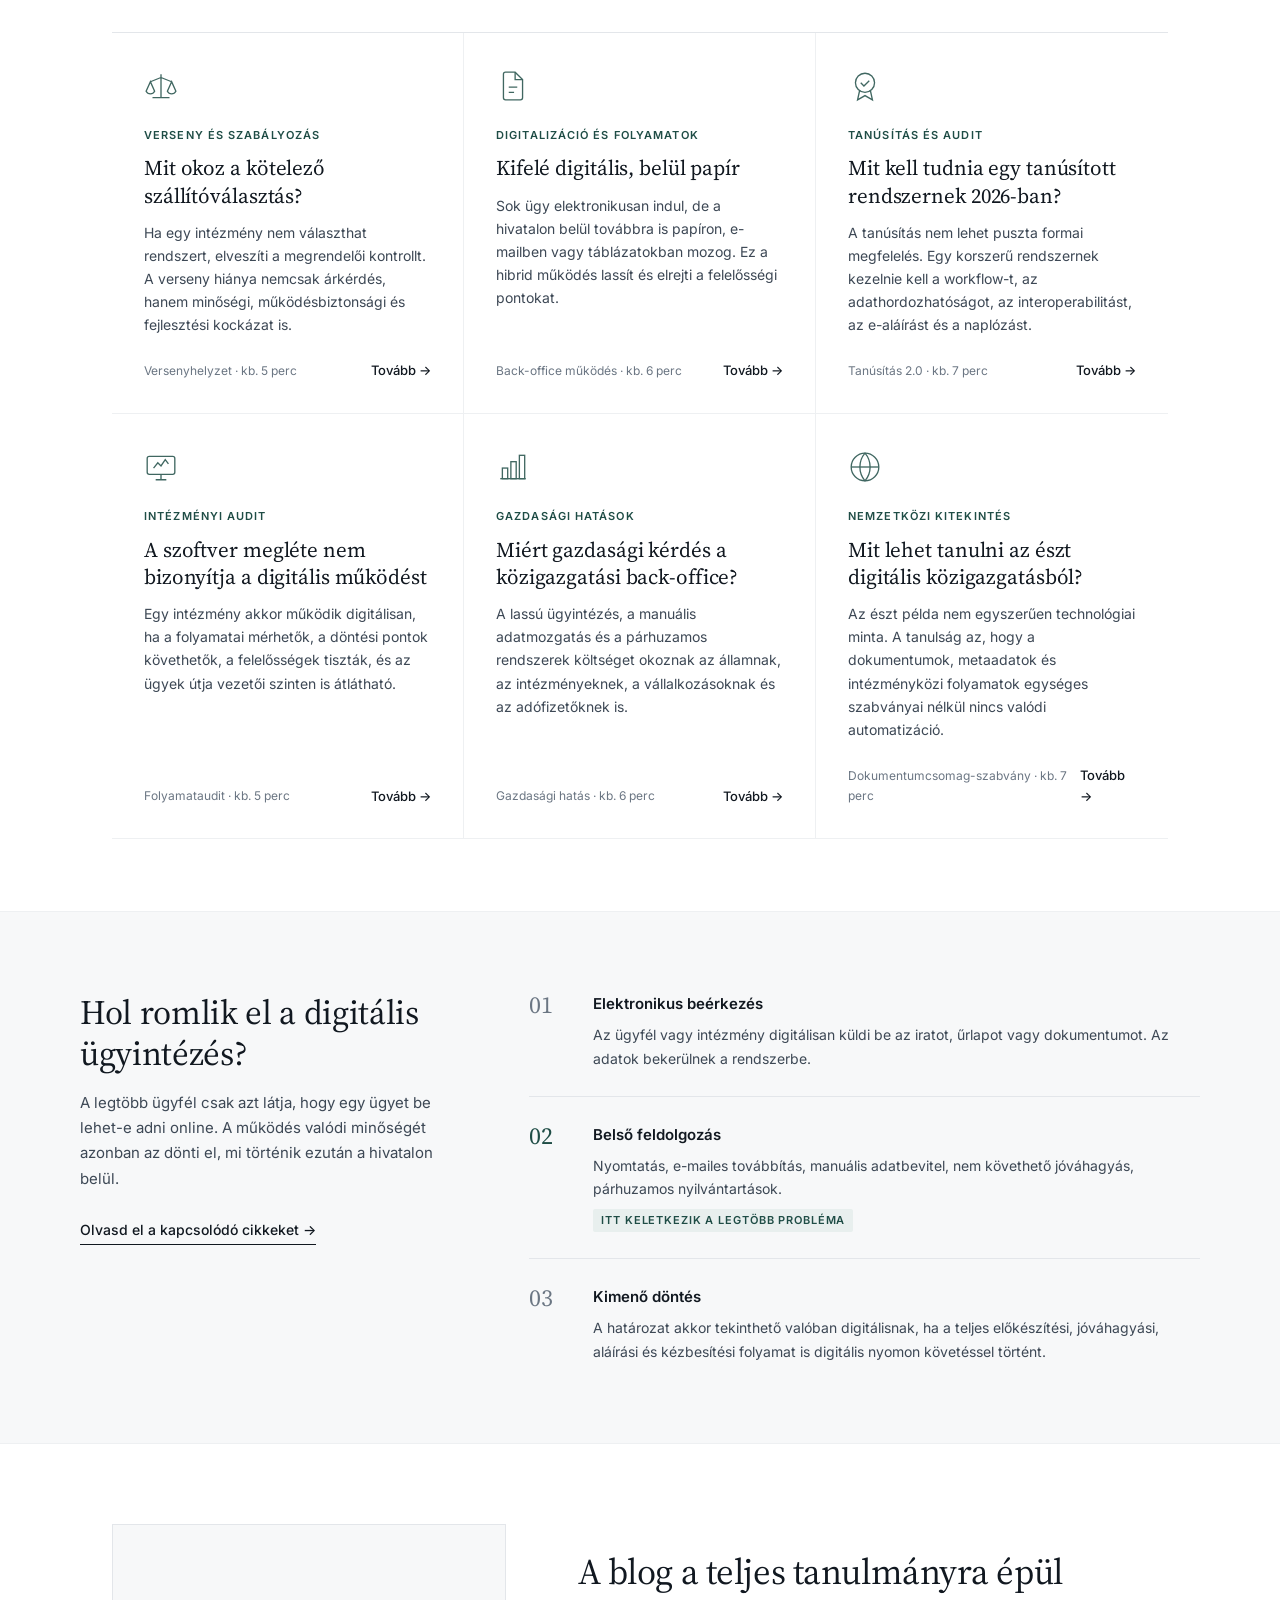
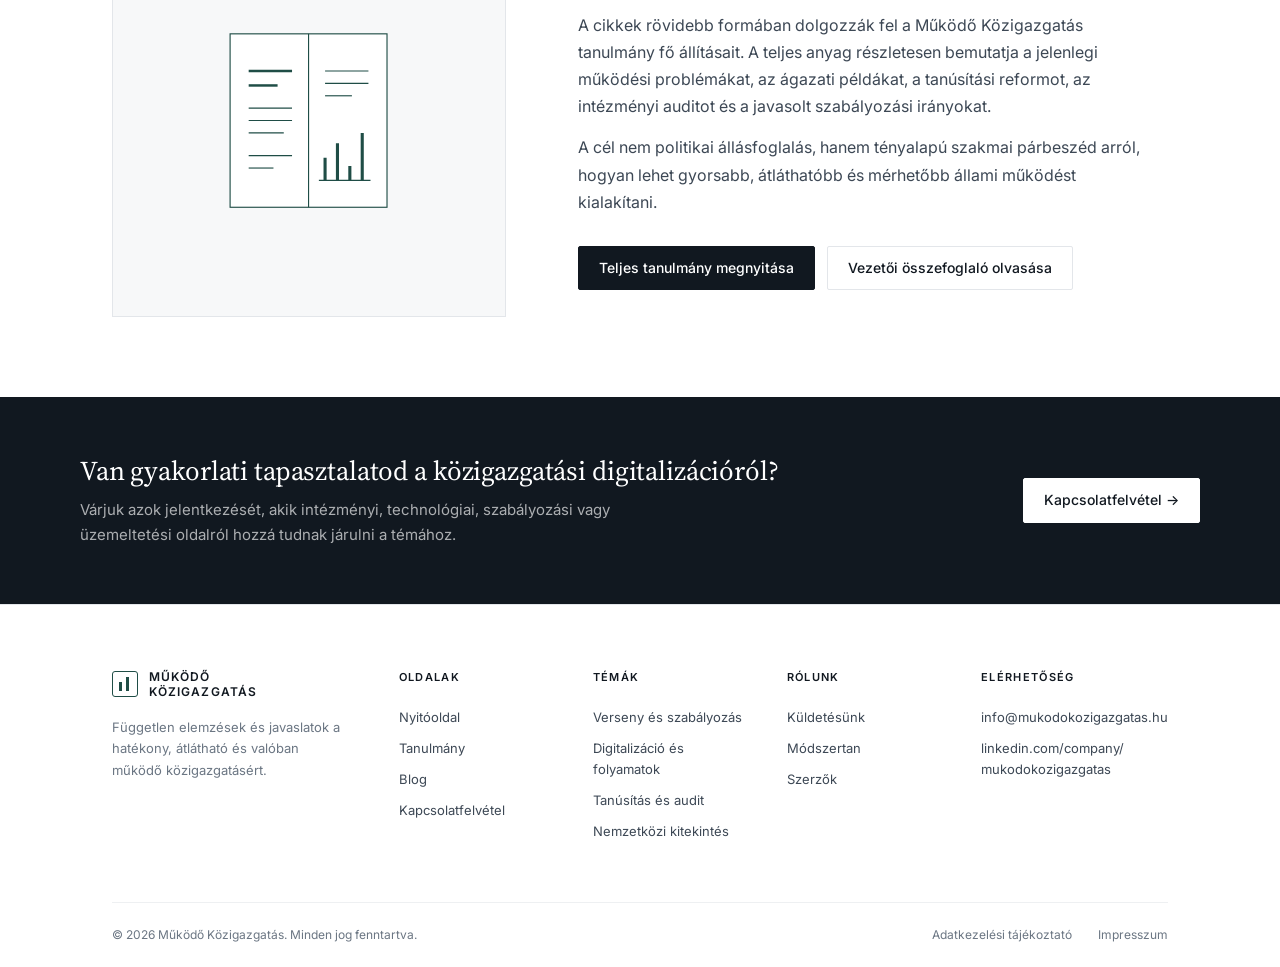
<file: mukodo-kozigazgatas-blog.html>
<!DOCTYPE html>
<html lang="hu">
<head>
<meta charset="utf-8">
<meta name="viewport" content="width=device-width, initial-scale=1">
<title>Blog — Működő Közigazgatás</title>
<link rel="preconnect" href="https://fonts.googleapis.com">
<link rel="preconnect" href="https://fonts.gstatic.com" crossorigin>
<link href="https://fonts.googleapis.com/css2?family=Source+Serif+4:opsz,wght@8..60,400;8..60,600&family=Inter:wght@400;500;600&display=swap" rel="stylesheet">
<style>
:root{
  --ink:#111820;
  --ink-2:#3d4855;
  --ink-3:#6b7683;
  --line:#e3e6ea;
  --line-soft:#eef0f2;
  --bg:#ffffff;
  --bg-2:#f7f8f9;
  --accent:#1f4d46;
  --accent-soft:#e8efee;
  --maxw:1120px;
  --serif:"Source Serif 4",Georgia,serif;
  --sans:"Inter",-apple-system,BlinkMacSystemFont,"Segoe UI",sans-serif;
}
*{box-sizing:border-box;margin:0;padding:0}
html{scroll-behavior:smooth}
body{
  font-family:var(--sans);
  color:var(--ink);
  background:var(--bg);
  -webkit-font-smoothing:antialiased;
  font-size:16px;
  line-height:1.6;
}
.wrap{max-width:var(--maxw);margin:0 auto;padding:0 32px}
a{color:inherit;text-decoration:none}

/* ---------- HEADER ---------- */
header{
  border-bottom:1px solid var(--line);
  position:sticky;top:0;background:rgba(255,255,255,.92);
  backdrop-filter:blur(8px);z-index:50;
}
.hdr{display:flex;align-items:center;justify-content:space-between;height:72px}
.logo{display:flex;align-items:center;gap:11px}
.logo-mark{
  width:26px;height:26px;border:1.5px solid var(--accent);
  border-radius:3px;position:relative;flex:none;
}
.logo-mark::before,.logo-mark::after{
  content:"";position:absolute;bottom:5px;width:3px;background:var(--accent);
}
.logo-mark::before{left:6px;height:9px}
.logo-mark::after{left:13px;height:14px}
.logo-txt{
  font-size:12px;font-weight:600;letter-spacing:.09em;text-transform:uppercase;
  line-height:1.25;color:var(--ink);
}
nav{display:flex;align-items:center;gap:34px}
nav a{font-size:14px;color:var(--ink-2);transition:color .15s}
nav a:hover,nav a.active{color:var(--ink)}
nav a.active{font-weight:500}
.btn{
  display:inline-flex;align-items:center;gap:8px;
  font-size:14px;font-weight:500;padding:10px 20px;border-radius:2px;
  border:1px solid var(--ink);background:var(--ink);color:#fff;
  transition:background .15s,border-color .15s,color .15s;cursor:pointer;
}
.btn:hover{background:#000;border-color:#000}
.btn-ghost{background:transparent;color:var(--ink);border-color:var(--line)}
.btn-ghost:hover{background:var(--bg-2);border-color:var(--ink-3);color:var(--ink)}
.btn-sm{padding:8px 16px;font-size:13px}

/* ---------- HERO ---------- */
.hero{padding:88px 0 72px;border-bottom:1px solid var(--line-soft)}
.hero-grid{display:grid;grid-template-columns:1.15fr .85fr;gap:72px;align-items:start}
.eyebrow{
  font-size:11px;font-weight:600;letter-spacing:.14em;text-transform:uppercase;
  color:var(--ink-3);margin-bottom:22px;
}
h1{
  font-family:var(--serif);font-weight:400;font-size:52px;line-height:1.14;
  letter-spacing:-.015em;margin-bottom:26px;
}
.lead{font-size:17px;line-height:1.65;color:var(--ink-2);max-width:52ch}
.lead + .lead{margin-top:16px}
.hero-cta{display:flex;gap:12px;margin-top:36px}
.hero-side{
  border-left:1px solid var(--line);padding-left:40px;padding-top:6px;
}
.hero-side dt{
  font-size:11px;font-weight:600;letter-spacing:.12em;text-transform:uppercase;
  color:var(--ink-3);margin-bottom:6px;
}
.hero-side dd{font-size:14px;color:var(--ink-2);padding-bottom:22px;margin-bottom:22px;border-bottom:1px solid var(--line-soft)}
.hero-side dd:last-child{border:0;padding-bottom:0;margin-bottom:0}

/* ---------- FEATURED ---------- */
.featured{padding:64px 0}
.sec-head{
  display:flex;align-items:baseline;justify-content:space-between;
  padding-bottom:18px;border-bottom:1px solid var(--ink);margin-bottom:40px;
}
.sec-head h2{
  font-size:12px;font-weight:600;letter-spacing:.14em;text-transform:uppercase;
}
.sec-head span{font-size:13px;color:var(--ink-3)}
.feat{display:grid;grid-template-columns:1fr 1fr;gap:64px;align-items:center}
.feat-img{
  aspect-ratio:4/3;background:var(--bg-2);border:1px solid var(--line);
  display:flex;align-items:center;justify-content:center;
}
.feat-img svg{width:60%;height:auto;opacity:.9}
.tag{
  display:inline-block;font-size:11px;font-weight:600;letter-spacing:.1em;
  text-transform:uppercase;color:var(--accent);margin-bottom:14px;
}
.feat h3{
  font-family:var(--serif);font-weight:400;font-size:34px;line-height:1.22;
  letter-spacing:-.01em;margin-bottom:16px;
}
.feat p{font-size:16px;color:var(--ink-2);line-height:1.68;margin-bottom:26px}
.meta{
  display:flex;align-items:center;gap:10px;font-size:13px;color:var(--ink-3);
  padding-top:20px;border-top:1px solid var(--line-soft);
}
.meta .dot{width:3px;height:3px;border-radius:50%;background:#c8cdd3}
.meta strong{font-weight:500;color:var(--ink-2)}
.link-arrow{
  display:inline-flex;align-items:center;gap:8px;font-size:14px;font-weight:500;
  padding-bottom:3px;border-bottom:1px solid var(--ink);transition:gap .15s;
}
.link-arrow:hover{gap:13px}

/* ---------- FILTERS ---------- */
.topics{padding:56px 0 0}
.topics-intro{max-width:60ch;margin-bottom:32px}
.topics-intro h2{
  font-family:var(--serif);font-weight:400;font-size:28px;letter-spacing:-.01em;
  margin-bottom:10px;
}
.topics-intro p{font-size:15px;color:var(--ink-3)}
.filters{display:flex;flex-wrap:wrap;gap:8px;padding-bottom:44px;border-bottom:1px solid var(--line)}
.chip{
  font-size:13px;color:var(--ink-2);padding:7px 15px;border:1px solid var(--line);
  border-radius:2px;background:#fff;cursor:pointer;transition:all .15s;
  font-family:inherit;
}
.chip:hover{border-color:var(--ink-3);color:var(--ink)}
.chip.on{background:var(--ink);border-color:var(--ink);color:#fff}

/* ---------- ARTICLE GRID ---------- */
.grid{
  display:grid;grid-template-columns:repeat(3,1fr);
  gap:0;padding:0 0 72px;
}
.card{
  padding:36px 32px 32px;border-right:1px solid var(--line-soft);
  border-bottom:1px solid var(--line-soft);
  display:flex;flex-direction:column;transition:background .18s;
}
.card:nth-child(3n){border-right:0}
.card:hover{background:var(--bg-2)}
.card-icon{
  width:34px;height:34px;margin-bottom:24px;color:var(--accent);opacity:.85;
}
.card-icon svg{width:100%;height:100%;stroke:currentColor;fill:none;stroke-width:1.25}
.card .tag{margin-bottom:10px}
.card h3{
  font-family:var(--serif);font-weight:400;font-size:21px;line-height:1.3;
  margin-bottom:12px;letter-spacing:-.005em;
}
.card p{font-size:14px;color:var(--ink-2);line-height:1.65;margin-bottom:24px;flex:1}
.card-foot{
  display:flex;align-items:center;justify-content:space-between;
  font-size:12px;color:var(--ink-3);
}
.card-foot .arrow{color:var(--ink);font-weight:500;font-size:13px}

/* ---------- PROCESS ---------- */
.process{background:var(--bg-2);border-top:1px solid var(--line-soft);border-bottom:1px solid var(--line-soft)}
.process-in{padding:80px 0}
.process-grid{display:grid;grid-template-columns:.9fr 1.6fr;gap:72px}
.process h2{
  font-family:var(--serif);font-weight:400;font-size:34px;line-height:1.2;
  letter-spacing:-.01em;margin-bottom:16px;
}
.process .sub{font-size:15px;color:var(--ink-2);line-height:1.68}
.steps{display:flex;flex-direction:column}
.step{
  display:grid;grid-template-columns:44px 1fr;gap:20px;
  padding:26px 0;border-bottom:1px solid var(--line);
}
.step:first-child{padding-top:0}
.step:last-child{border-bottom:0;padding-bottom:0}
.step-num{
  font-family:var(--serif);font-size:24px;color:var(--ink-3);line-height:1.1;
}
.step.hot .step-num{color:var(--accent)}
.step h4{font-size:15px;font-weight:600;margin-bottom:7px}
.step p{font-size:14px;color:var(--ink-2);line-height:1.65}
.step-flag{
  display:inline-block;margin-top:9px;font-size:11px;font-weight:600;
  letter-spacing:.08em;text-transform:uppercase;color:var(--accent);
  background:var(--accent-soft);padding:3px 8px;border-radius:2px;
}

/* ---------- STUDY ---------- */
.study{padding:80px 0}
.study-grid{display:grid;grid-template-columns:.8fr 1.2fr;gap:72px;align-items:center}
.study-img{
  aspect-ratio:1/1;background:var(--bg-2);border:1px solid var(--line);
  display:flex;align-items:center;justify-content:center;
}
.study-img svg{width:58%;height:auto}
.study h2{
  font-family:var(--serif);font-weight:400;font-size:36px;line-height:1.2;
  letter-spacing:-.012em;margin-bottom:18px;
}
.study p{font-size:16px;color:var(--ink-2);line-height:1.7;margin-bottom:14px;max-width:58ch}
.study .cta{display:flex;gap:12px;margin-top:30px}

/* ---------- CTA BAND ---------- */
.band{background:var(--ink);color:#fff}
.band-in{
  padding:56px 0;display:flex;align-items:center;justify-content:space-between;
  gap:48px;
}
.band h2{
  font-family:var(--serif);font-weight:400;font-size:27px;line-height:1.3;
  margin-bottom:10px;letter-spacing:-.005em;
}
.band p{font-size:15px;color:rgba(255,255,255,.65);max-width:62ch;line-height:1.65}
.band .btn{background:#fff;color:var(--ink);border-color:#fff;flex:none}
.band .btn:hover{background:#e9ebed;border-color:#e9ebed}

/* ---------- FOOTER ---------- */
footer{border-top:1px solid var(--line);padding:64px 0 0;font-size:14px}
.f-grid{display:grid;grid-template-columns:1.6fr 1fr 1fr 1fr 1.2fr;gap:40px;padding-bottom:56px}
.f-about p{font-size:13px;color:var(--ink-3);line-height:1.65;margin-top:18px;max-width:30ch}
.f-col h5{
  font-size:11px;font-weight:600;letter-spacing:.12em;text-transform:uppercase;
  margin-bottom:16px;
}
.f-col a{display:block;font-size:13px;color:var(--ink-2);padding:5px 0;transition:color .15s}
.f-col a:hover{color:var(--ink)}
.f-contact div{font-size:13px;color:var(--ink-2);padding:5px 0}
.f-bar{
  border-top:1px solid var(--line-soft);padding:22px 0;display:flex;
  justify-content:space-between;font-size:12px;color:var(--ink-3);
}
.f-bar div{display:flex;gap:26px}
.note{
  background:#fffbf0;border:1px solid #f0e4c8;padding:10px 32px;
  font-size:12px;color:#8a6d3b;text-align:center;
}

/* ---------- RESPONSIVE ---------- */
@media(max-width:980px){
  .hero-grid,.feat,.process-grid,.study-grid{grid-template-columns:1fr;gap:40px}
  .hero-side{border-left:0;border-top:1px solid var(--line);padding-left:0;padding-top:28px}
  .grid{grid-template-columns:repeat(2,1fr)}
  .card:nth-child(3n){border-right:1px solid var(--line-soft)}
  .card:nth-child(2n){border-right:0}
  h1{font-size:40px}
  .band-in{flex-direction:column;align-items:flex-start}
  .f-grid{grid-template-columns:1fr 1fr;gap:36px}
  nav{display:none}
}
@media(max-width:620px){
  .wrap{padding:0 20px}
  .grid{grid-template-columns:1fr}
  .card{border-right:0!important}
  h1{font-size:32px}
  .hero-cta{flex-direction:column}
  .f-grid{grid-template-columns:1fr}
}
</style>
</head>
<body>

<div class="note">Dizájn terv — a végleges tartalmat (szerző, dátum, képek) később pontosítjuk.</div>

<header>
  <div class="wrap hdr">
    <a href="#" class="logo">
      <span class="logo-mark"></span>
      <span class="logo-txt">Működő<br>Közigazgatás</span>
    </a>
    <nav>
      <a href="#">Nyitóoldal</a>
      <a href="#">Tanulmány</a>
      <a href="#" class="active">Blog</a>
      <a href="#">Kapcsolatfelvétel</a>
    </nav>
    <a href="#" class="btn btn-ghost btn-sm">Tanulmány letöltése</a>
  </div>
</header>

<!-- HERO -->
<section class="hero">
  <div class="wrap hero-grid">
    <div>
      <div class="eyebrow">Szakmai anyagok</div>
      <h1>A közigazgatás működése<br>nem a felületen dől el</h1>
      <p class="lead">A blog a Működő Közigazgatás tanulmány fő állításait bontja ki rövidebb, közérthető szakmai anyagokban: versenyhelyzet, belső hivatali folyamatok digitalizációja, tanúsítás, intézményi audit és gazdasági hatás.</p>
      <p class="lead">A cél nem politikai állásfoglalás, hanem tényalapú szakmai párbeszéd arról, hogyan lehet gyorsabb, átláthatóbb és mérhetőbb állami működést kialakítani.</p>
      <div class="hero-cta">
        <a href="#cikkek" class="btn">Böngéssz a cikkek között</a>
        <a href="#" class="btn btn-ghost">Töltsd le a tanulmányt</a>
      </div>
    </div>
    <dl class="hero-side">
      <dt>Kiadó</dt>
      <dd>Működő Közigazgatás — független szakmai műhely</dd>
      <dt>Terjedelem</dt>
      <dd>9 tématerület · rendszeresen bővülő cikkarchívum</dd>
      <dt>Módszertan</dt>
      <dd>Intézményi tapasztalat, nemzetközi összehasonlítás, dokumentált forrás</dd>
    </dl>
  </div>
</section>

<!-- FEATURED -->
<section class="featured">
  <div class="wrap">
    <div class="sec-head">
      <h2>Kiemelt cikk</h2>
      <span>Digitalizáció és folyamatok</span>
    </div>
    <div class="feat">
      <div class="feat-img">
        <svg viewBox="0 0 300 225" fill="none" stroke="#1f4d46" stroke-width="1.1">
          <rect x="52" y="34" width="118" height="150" fill="#fff" opacity=".7"/>
          <rect x="62" y="44" width="118" height="150" fill="#fff"/>
          <line x1="78" y1="70" x2="164" y2="70"/><line x1="78" y1="86" x2="164" y2="86"/>
          <line x1="78" y1="102" x2="140" y2="102"/><line x1="78" y1="126" x2="164" y2="126"/>
          <line x1="78" y1="142" x2="150" y2="142"/>
          <rect x="176" y="86" width="72" height="66" rx="2" fill="#fff"/>
          <circle cx="212" cy="106" r="7"/><line x1="192" y1="126" x2="232" y2="126"/>
          <line x1="192" y1="138" x2="220" y2="138"/>
          <path d="M180 60 h34 a4 4 0 0 1 4 4 v14" stroke-dasharray="3 3"/>
          <circle cx="180" cy="60" r="3" fill="#1f4d46"/>
        </svg>
      </div>
      <div>
        <span class="tag">Digitalizáció és folyamatok</span>
        <h3>Miért nem elég az online ügyindítás?</h3>
        <p>Egy ügy attól még nem digitális, hogy elektronikusan be lehet adni. A valódi kérdés az, mi történik vele a hivatalon belül: nyomtatják, e-mailben továbbítják, Excelben követik, vagy végig digitális workflow-ban kezelik.</p>
        <a href="#" class="link-arrow">Cikk elolvasása →</a>
        <div class="meta" style="margin-top:28px">
          <strong>[Szerző neve]</strong><span class="dot"></span>
          <span>[megjelenés dátuma]</span><span class="dot"></span>
          <span>Kapcsolódó fejezet: A belső működés digitalizációja</span>
        </div>
      </div>
    </div>
  </div>
</section>

<!-- TOPICS + GRID -->
<section class="topics" id="cikkek">
  <div class="wrap">
    <div class="topics-intro">
      <h2>Témák</h2>
      <p>A cikkek a tanulmány fő szakmai területei szerint rendezhetők.</p>
    </div>
    <div class="filters">
      <button class="chip on">Összes</button>
      <button class="chip">Verseny és szabályozás</button>
      <button class="chip">Digitalizáció és folyamatok</button>
      <button class="chip">Tanúsítás és audit</button>
      <button class="chip">Nemzetközi kitekintés</button>
      <button class="chip">Gazdasági hatások</button>
      <button class="chip">Poszeidon / EKEIDR háttér</button>
      <button class="chip">Önkormányzatok és ASP</button>
      <button class="chip">Egészségügy</button>
      <button class="chip">AI-ready közigazgatás</button>
    </div>
  </div>

  <div class="wrap">
    <div class="grid">

      <article class="card">
        <div class="card-icon"><svg viewBox="0 0 32 32"><path d="M16 5v22M8 27h16M16 8 6 12M16 8l10 4"/><path d="M6 12 2 21a4.5 4.5 0 0 0 8 0Z"/><path d="M26 12l-4 9a4.5 4.5 0 0 0 8 0Z"/></svg></div>
        <span class="tag">Verseny és szabályozás</span>
        <h3>Mit okoz a kötelező szállítóválasztás?</h3>
        <p>Ha egy intézmény nem választhat rendszert, elveszíti a megrendelői kontrollt. A verseny hiánya nemcsak árkérdés, hanem minőségi, működésbiztonsági és fejlesztési kockázat is.</p>
        <div class="card-foot">
          <span>Versenyhelyzet · kb. 5 perc</span>
          <span class="arrow">Tovább →</span>
        </div>
      </article>

      <article class="card">
        <div class="card-icon"><svg viewBox="0 0 32 32"><path d="M18 3H9a2 2 0 0 0-2 2v22a2 2 0 0 0 2 2h14a2 2 0 0 0 2-2V10Z"/><path d="M18 3v7h7"/><path d="M12 17h8M12 22h5"/></svg></div>
        <span class="tag">Digitalizáció és folyamatok</span>
        <h3>Kifelé digitális, belül papír</h3>
        <p>Sok ügy elektronikusan indul, de a hivatalon belül továbbra is papíron, e-mailben vagy táblázatokban mozog. Ez a hibrid működés lassít és elrejti a felelősségi pontokat.</p>
        <div class="card-foot">
          <span>Back-office működés · kb. 6 perc</span>
          <span class="arrow">Tovább →</span>
        </div>
      </article>

      <article class="card">
        <div class="card-icon"><svg viewBox="0 0 32 32"><circle cx="16" cy="13" r="9"/><path d="m11 20-2 9 7-4 7 4-2-9"/><path d="m12 13 3 3 5-5"/></svg></div>
        <span class="tag">Tanúsítás és audit</span>
        <h3>Mit kell tudnia egy tanúsított rendszernek 2026-ban?</h3>
        <p>A tanúsítás nem lehet puszta formai megfelelés. Egy korszerű rendszernek kezelnie kell a workflow-t, az adathordozhatóságot, az interoperabilitást, az e-aláírást és a naplózást.</p>
        <div class="card-foot">
          <span>Tanúsítás 2.0 · kb. 7 perc</span>
          <span class="arrow">Tovább →</span>
        </div>
      </article>

      <article class="card">
        <div class="card-icon"><svg viewBox="0 0 32 32"><rect x="3" y="6" width="26" height="17" rx="2"/><path d="M11 28h10M16 23v5"/><path d="M9 17l4-5 3 3 4-6 3 4"/></svg></div>
        <span class="tag">Intézményi audit</span>
        <h3>A szoftver megléte nem bizonyítja a digitális működést</h3>
        <p>Egy intézmény akkor működik digitálisan, ha a folyamatai mérhetők, a döntési pontok követhetők, a felelősségek tiszták, és az ügyek útja vezetői szinten is átlátható.</p>
        <div class="card-foot">
          <span>Folyamataudit · kb. 5 perc</span>
          <span class="arrow">Tovább →</span>
        </div>
      </article>

      <article class="card">
        <div class="card-icon"><svg viewBox="0 0 32 32"><path d="M4 27h24"/><rect x="6" y="17" width="5" height="10"/><rect x="14" y="11" width="5" height="16"/><rect x="22" y="5" width="5" height="22"/></svg></div>
        <span class="tag">Gazdasági hatások</span>
        <h3>Miért gazdasági kérdés a közigazgatási back-office?</h3>
        <p>A lassú ügyintézés, a manuális adatmozgatás és a párhuzamos rendszerek költséget okoznak az államnak, az intézményeknek, a vállalkozásoknak és az adófizetőknek is.</p>
        <div class="card-foot">
          <span>Gazdasági hatás · kb. 6 perc</span>
          <span class="arrow">Tovább →</span>
        </div>
      </article>

      <article class="card">
        <div class="card-icon"><svg viewBox="0 0 32 32"><circle cx="16" cy="16" r="13"/><path d="M3 16h26"/><path d="M16 3a20 20 0 0 1 0 26 20 20 0 0 1 0-26Z"/></svg></div>
        <span class="tag">Nemzetközi kitekintés</span>
        <h3>Mit lehet tanulni az észt digitális közigazgatásból?</h3>
        <p>Az észt példa nem egyszerűen technológiai minta. A tanulság az, hogy a dokumentumok, metaadatok és intézményközi folyamatok egységes szabványai nélkül nincs valódi automatizáció.</p>
        <div class="card-foot">
          <span>Dokumentumcsomag-szabvány · kb. 7 perc</span>
          <span class="arrow">Tovább →</span>
        </div>
      </article>

    </div>
  </div>
</section>

<!-- PROCESS -->
<section class="process">
  <div class="wrap process-in">
    <div class="process-grid">
      <div>
        <h2>Hol romlik el a digitális ügyintézés?</h2>
        <p class="sub">A legtöbb ügyfél csak azt látja, hogy egy ügyet be lehet-e adni online. A működés valódi minőségét azonban az dönti el, mi történik ezután a hivatalon belül.</p>
        <div style="margin-top:26px"><a href="#cikkek" class="link-arrow">Olvasd el a kapcsolódó cikkeket →</a></div>
      </div>
      <div class="steps">
        <div class="step">
          <div class="step-num">01</div>
          <div>
            <h4>Elektronikus beérkezés</h4>
            <p>Az ügyfél vagy intézmény digitálisan küldi be az iratot, űrlapot vagy dokumentumot. Az adatok bekerülnek a rendszerbe.</p>
          </div>
        </div>
        <div class="step hot">
          <div class="step-num">02</div>
          <div>
            <h4>Belső feldolgozás</h4>
            <p>Nyomtatás, e-mailes továbbítás, manuális adatbevitel, nem követhető jóváhagyás, párhuzamos nyilvántartások.</p>
            <span class="step-flag">Itt keletkezik a legtöbb probléma</span>
          </div>
        </div>
        <div class="step">
          <div class="step-num">03</div>
          <div>
            <h4>Kimenő döntés</h4>
            <p>A határozat akkor tekinthető valóban digitálisnak, ha a teljes előkészítési, jóváhagyási, aláírási és kézbesítési folyamat is digitális nyomon követéssel történt.</p>
          </div>
        </div>
      </div>
    </div>
  </div>
</section>

<!-- STUDY -->
<section class="study">
  <div class="wrap study-grid">
    <div class="study-img">
      <svg viewBox="0 0 220 220" fill="none" stroke="#1f4d46" stroke-width="1.1">
        <rect x="34" y="26" width="152" height="168" fill="#fff"/>
        <line x1="110" y1="26" x2="110" y2="194" />
        <line x1="52" y1="62" x2="94" y2="62" stroke-width="2.4"/>
        <line x1="52" y1="76" x2="80" y2="76" stroke-width="2.4"/>
        <line x1="52" y1="98" x2="94" y2="98"/><line x1="52" y1="110" x2="94" y2="110"/>
        <line x1="52" y1="122" x2="86" y2="122"/><line x1="52" y1="144" x2="94" y2="144"/>
        <line x1="52" y1="156" x2="76" y2="156"/>
        <line x1="126" y1="62" x2="168" y2="62"/><line x1="126" y1="74" x2="168" y2="74"/>
        <line x1="126" y1="86" x2="152" y2="86"/>
        <path d="M126 168 v-22 M138 168 v-36 M150 168 v-14 M162 168 v-46" stroke-width="3"/>
        <line x1="120" y1="168" x2="170" y2="168"/>
      </svg>
    </div>
    <div>
      <h2>A blog a teljes tanulmányra épül</h2>
      <p>A cikkek rövidebb formában dolgozzák fel a Működő Közigazgatás tanulmány fő állításait. A teljes anyag részletesen bemutatja a jelenlegi működési problémákat, az ágazati példákat, a tanúsítási reformot, az intézményi auditot és a javasolt szabályozási irányokat.</p>
      <p>A cél nem politikai állásfoglalás, hanem tényalapú szakmai párbeszéd arról, hogyan lehet gyorsabb, átláthatóbb és mérhetőbb állami működést kialakítani.</p>
      <div class="cta">
        <a href="#" class="btn">Teljes tanulmány megnyitása</a>
        <a href="#" class="btn btn-ghost">Vezetői összefoglaló olvasása</a>
      </div>
    </div>
  </div>
</section>

<!-- BAND -->
<section class="band">
  <div class="wrap band-in">
    <div>
      <h2>Van gyakorlati tapasztalatod a közigazgatási digitalizációról?</h2>
      <p>Várjuk azok jelentkezését, akik intézményi, technológiai, szabályozási vagy üzemeltetési oldalról hozzá tudnak járulni a témához.</p>
    </div>
    <a href="#" class="btn">Kapcsolatfelvétel →</a>
  </div>
</section>

<!-- FOOTER -->
<footer>
  <div class="wrap">
    <div class="f-grid">
      <div class="f-about">
        <div class="logo">
          <span class="logo-mark"></span>
          <span class="logo-txt">Működő<br>Közigazgatás</span>
        </div>
        <p>Független elemzések és javaslatok a hatékony, átlátható és valóban működő közigazgatásért.</p>
      </div>
      <div class="f-col">
        <h5>Oldalak</h5>
        <a href="#">Nyitóoldal</a><a href="#">Tanulmány</a><a href="#">Blog</a><a href="#">Kapcsolatfelvétel</a>
      </div>
      <div class="f-col">
        <h5>Témák</h5>
        <a href="#">Verseny és szabályozás</a><a href="#">Digitalizáció és folyamatok</a><a href="#">Tanúsítás és audit</a><a href="#">Nemzetközi kitekintés</a>
      </div>
      <div class="f-col">
        <h5>Rólunk</h5>
        <a href="#">Küldetésünk</a><a href="#">Módszertan</a><a href="#">Szerzők</a>
      </div>
      <div class="f-col f-contact">
        <h5>Elérhetőség</h5>
        <div>info@mukodokozigazgatas.hu</div>
        <div>linkedin.com/company/<br>mukodokozigazgatas</div>
      </div>
    </div>
    <div class="f-bar">
      <span>© 2026 Működő Közigazgatás. Minden jog fenntartva.</span>
      <div><a href="#">Adatkezelési tájékoztató</a><a href="#">Impresszum</a></div>
    </div>
  </div>
</footer>

<script>
document.querySelectorAll('.chip').forEach(c=>{
  c.addEventListener('click',()=>{
    document.querySelectorAll('.chip').forEach(x=>x.classList.remove('on'));
    c.classList.add('on');
    const t=c.textContent.trim();
    document.querySelectorAll('.card').forEach(card=>{
      const tag=card.querySelector('.tag').textContent.trim();
      card.style.display=(t==='Összes'||tag===t)?'':'none';
    });
  });
});
</script>

</body>
</html>
</file>
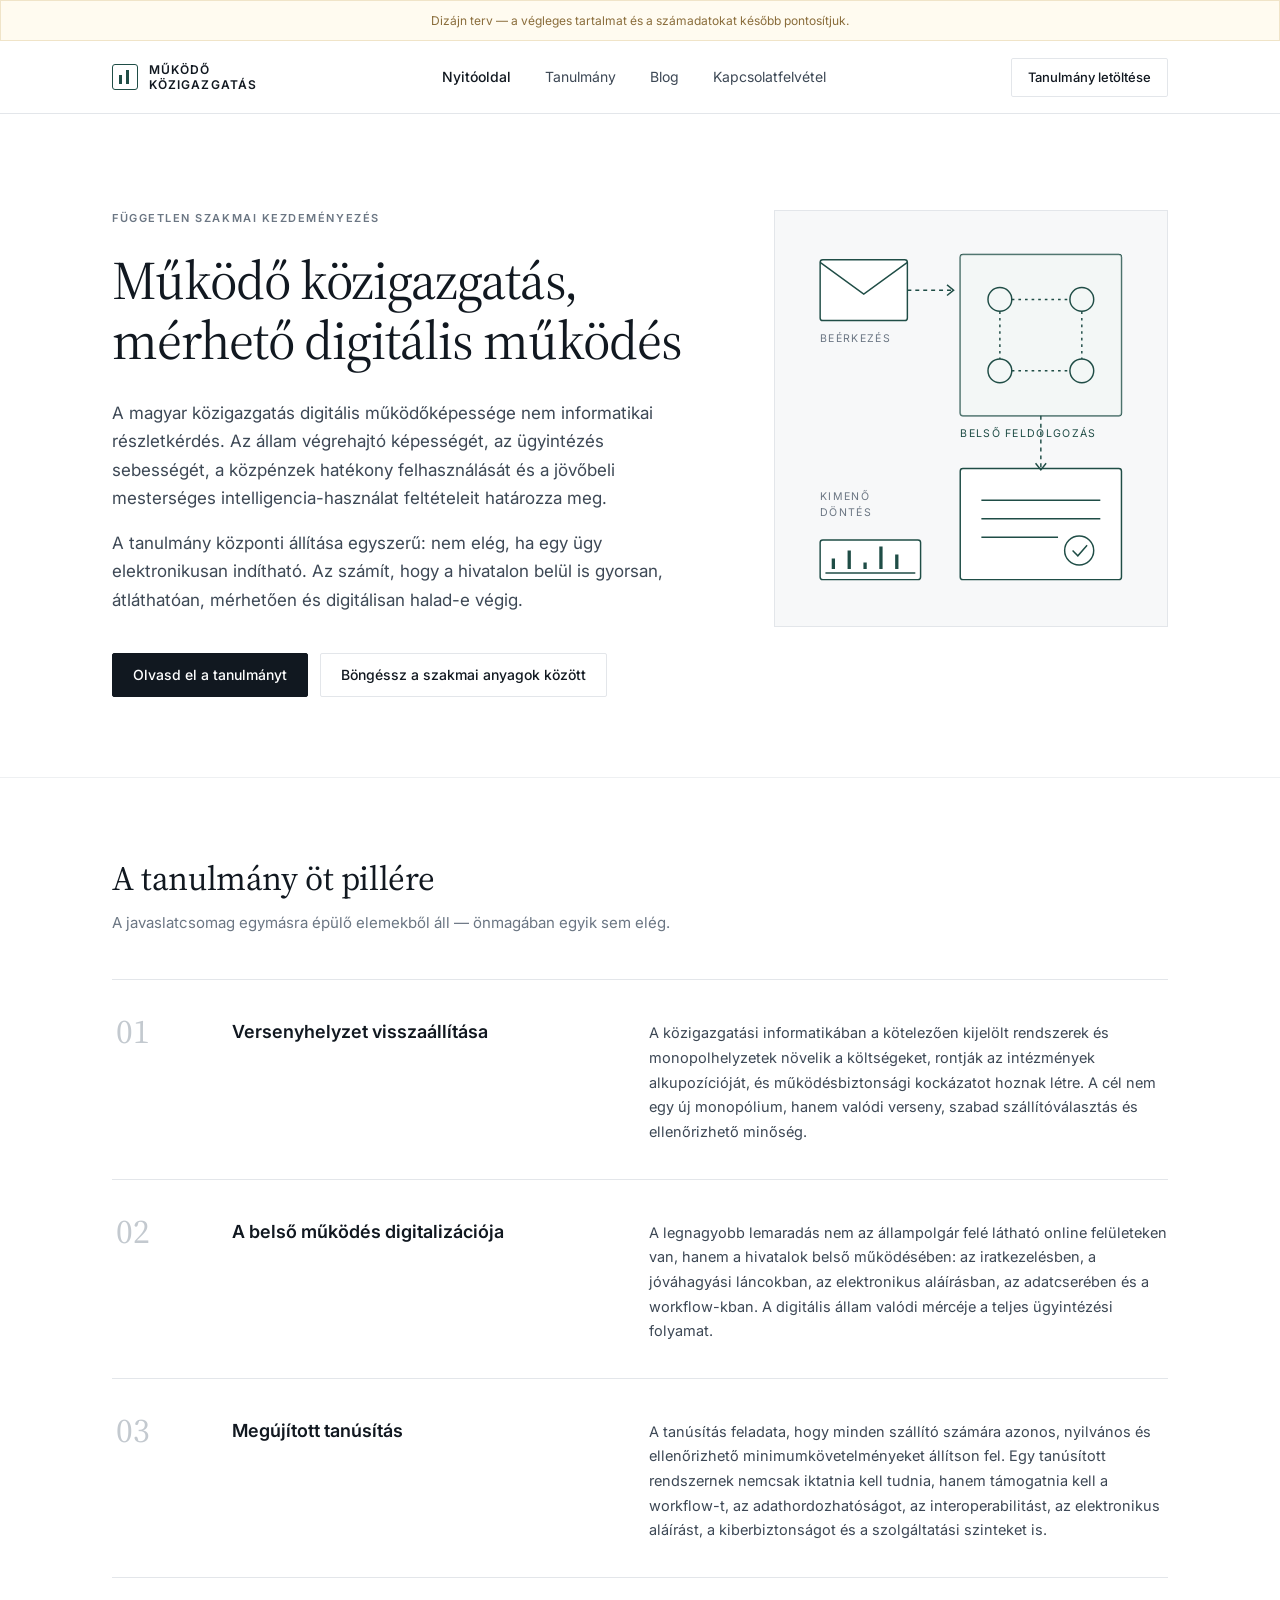
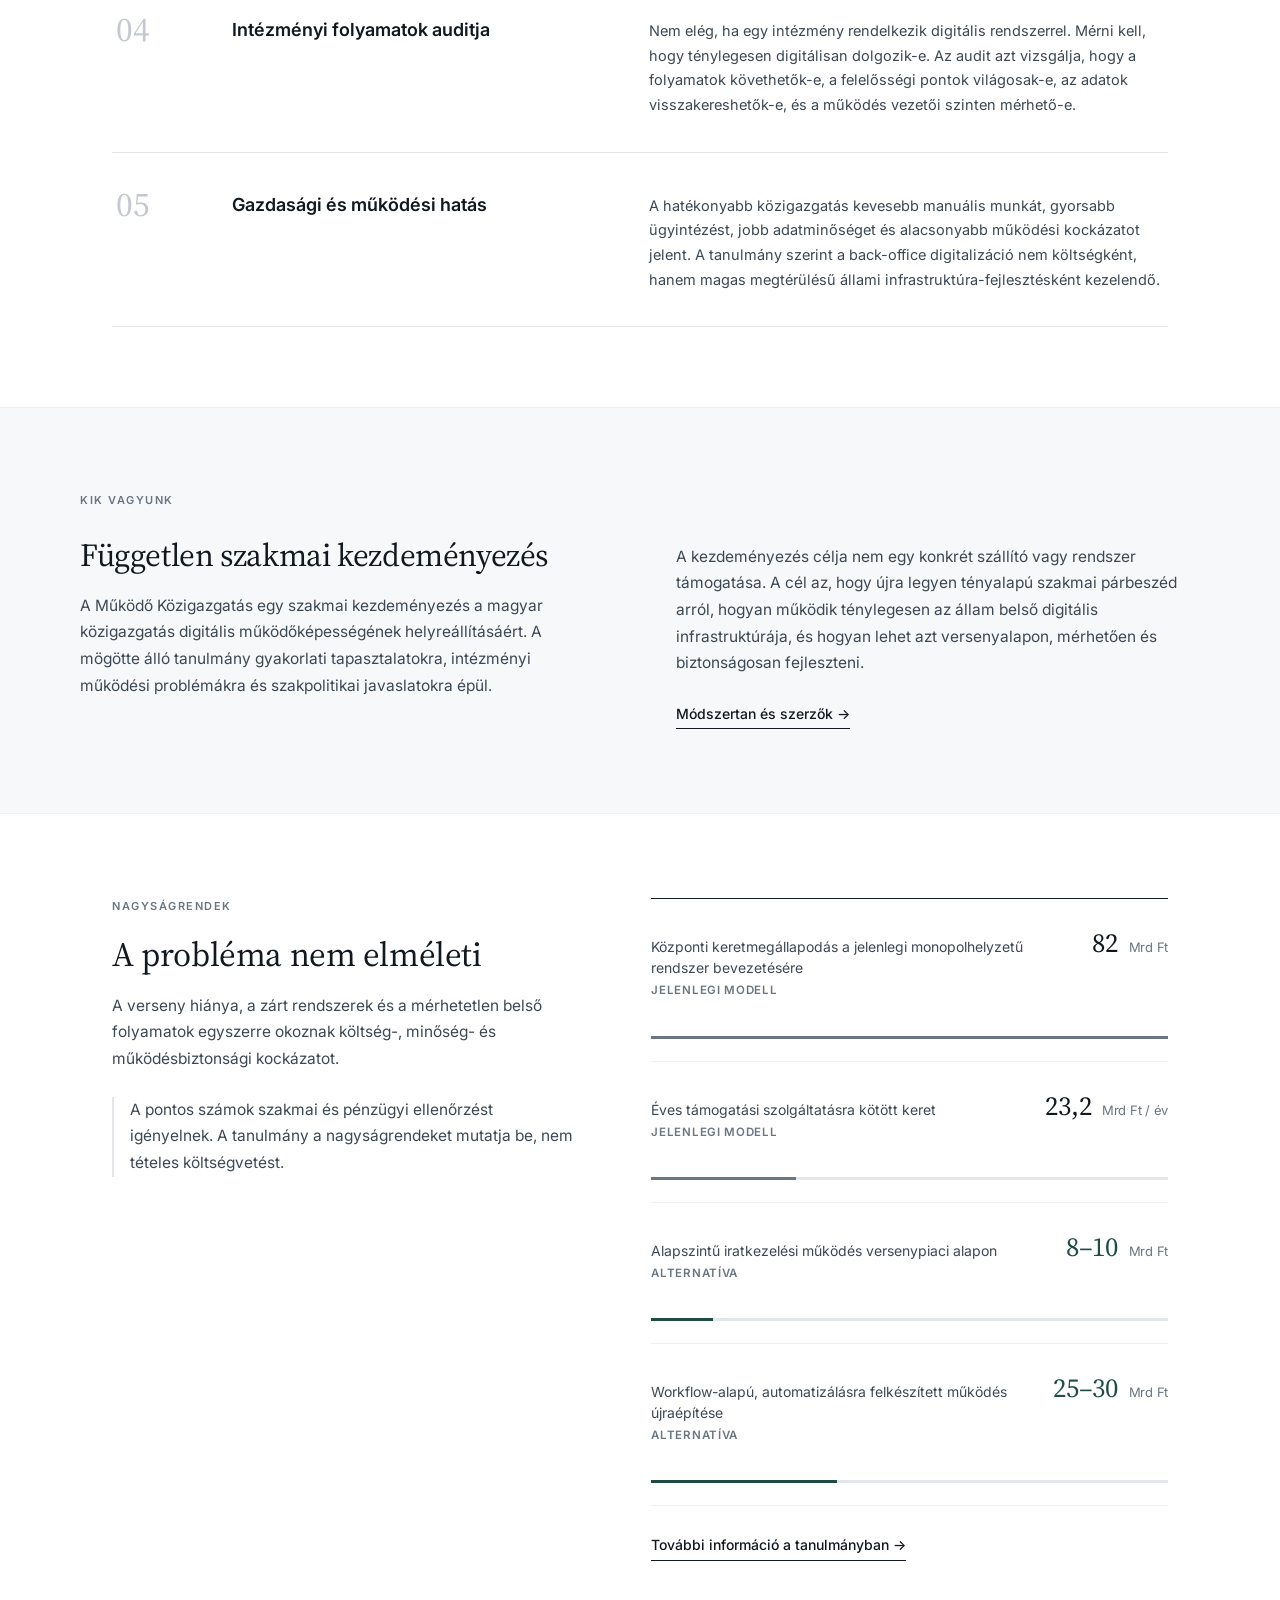
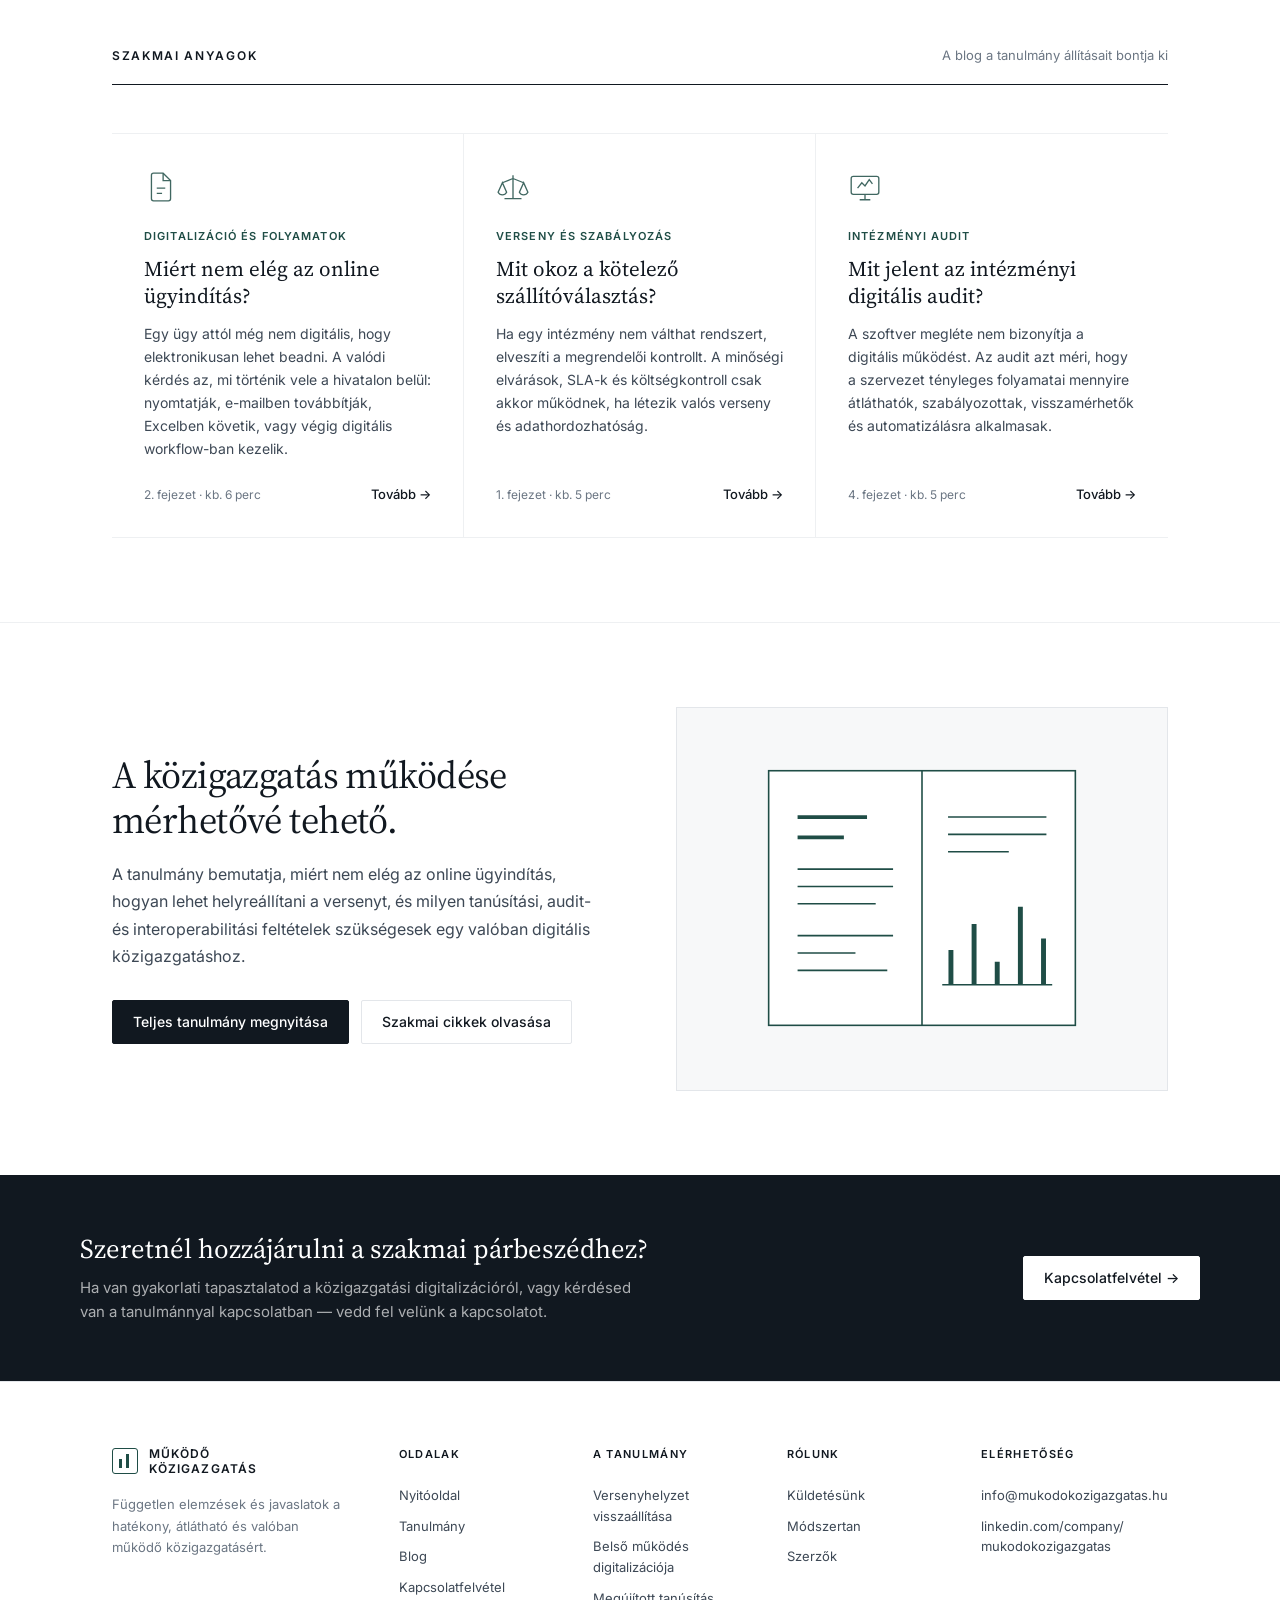
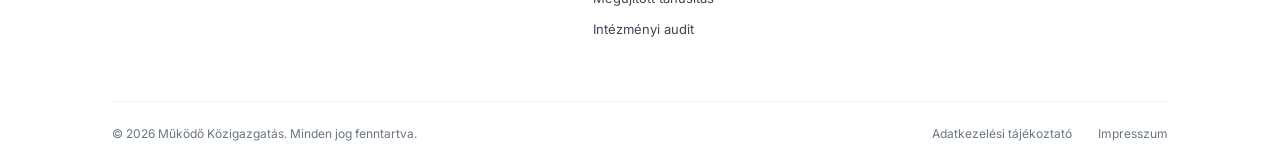
<file: mukodo-kozigazgatas-nyitooldal.html>
<!DOCTYPE html>
<html lang="hu">
<head>
<meta charset="utf-8">
<meta name="viewport" content="width=device-width, initial-scale=1">
<title>Működő Közigazgatás — Mérhető digitális működés</title>
<link rel="preconnect" href="https://fonts.googleapis.com">
<link rel="preconnect" href="https://fonts.gstatic.com" crossorigin>
<link href="https://fonts.googleapis.com/css2?family=Source+Serif+4:opsz,wght@8..60,400;8..60,600&family=Inter:wght@400;500;600&display=swap" rel="stylesheet">
<style>
:root{
  --ink:#111820;
  --ink-2:#3d4855;
  --ink-3:#6b7683;
  --line:#e3e6ea;
  --line-soft:#eef0f2;
  --bg:#ffffff;
  --bg-2:#f7f8f9;
  --accent:#1f4d46;
  --accent-soft:#e8efee;
  --maxw:1120px;
  --serif:"Source Serif 4",Georgia,serif;
  --sans:"Inter",-apple-system,BlinkMacSystemFont,"Segoe UI",sans-serif;
}
*{box-sizing:border-box;margin:0;padding:0}
html{scroll-behavior:smooth}
body{font-family:var(--sans);color:var(--ink);background:var(--bg);
  -webkit-font-smoothing:antialiased;font-size:16px;line-height:1.6}
.wrap{max-width:var(--maxw);margin:0 auto;padding:0 32px}
a{color:inherit;text-decoration:none}

/* HEADER */
header{border-bottom:1px solid var(--line);position:sticky;top:0;
  background:rgba(255,255,255,.92);backdrop-filter:blur(8px);z-index:50}
.hdr{display:flex;align-items:center;justify-content:space-between;height:72px}
.logo{display:flex;align-items:center;gap:11px}
.logo-mark{width:26px;height:26px;border:1.5px solid var(--accent);border-radius:3px;position:relative;flex:none}
.logo-mark::before,.logo-mark::after{content:"";position:absolute;bottom:5px;width:3px;background:var(--accent)}
.logo-mark::before{left:6px;height:9px}
.logo-mark::after{left:13px;height:14px}
.logo-txt{font-size:12px;font-weight:600;letter-spacing:.09em;text-transform:uppercase;line-height:1.25}
nav{display:flex;align-items:center;gap:34px}
nav a{font-size:14px;color:var(--ink-2);transition:color .15s}
nav a:hover,nav a.active{color:var(--ink)}
nav a.active{font-weight:500}
.btn{display:inline-flex;align-items:center;gap:8px;font-size:14px;font-weight:500;
  padding:10px 20px;border-radius:2px;border:1px solid var(--ink);background:var(--ink);
  color:#fff;transition:all .15s;cursor:pointer;font-family:inherit}
.btn:hover{background:#000;border-color:#000}
.btn-ghost{background:transparent;color:var(--ink);border-color:var(--line)}
.btn-ghost:hover{background:var(--bg-2);border-color:var(--ink-3)}
.btn-sm{padding:8px 16px;font-size:13px}
.link-arrow{display:inline-flex;align-items:center;gap:8px;font-size:14px;font-weight:500;
  padding-bottom:3px;border-bottom:1px solid var(--ink);transition:gap .15s}
.link-arrow:hover{gap:13px}
.eyebrow{font-size:11px;font-weight:600;letter-spacing:.14em;text-transform:uppercase;color:var(--ink-3)}
.sec-head{display:flex;align-items:baseline;justify-content:space-between;
  padding-bottom:18px;border-bottom:1px solid var(--ink);margin-bottom:48px}
.sec-head h2{font-size:12px;font-weight:600;letter-spacing:.14em;text-transform:uppercase}
.sec-head span{font-size:13px;color:var(--ink-3)}

/* HERO */
.hero{padding:96px 0 80px;border-bottom:1px solid var(--line-soft)}
.hero-grid{display:grid;grid-template-columns:1.2fr .8fr;gap:72px;align-items:start}
h1{font-family:var(--serif);font-weight:400;font-size:54px;line-height:1.12;
  letter-spacing:-.018em;margin:22px 0 28px}
.lead{font-size:17px;line-height:1.68;color:var(--ink-2);max-width:56ch}
.lead + .lead{margin-top:16px}
.hero-cta{display:flex;gap:12px;margin-top:38px}
.hero-art{border:1px solid var(--line);background:var(--bg-2);aspect-ratio:1/1.06;
  display:flex;align-items:center;justify-content:center;padding:24px}
.hero-art svg{width:100%;height:auto}

/* PILLARS */
.pillars{padding:80px 0}
.pillars-intro{max-width:58ch;margin-bottom:44px}
.pillars-intro h2{font-family:var(--serif);font-weight:400;font-size:34px;
  letter-spacing:-.012em;line-height:1.22;margin-bottom:12px}
.pillars-intro p{font-size:15px;color:var(--ink-3)}
.pill{display:grid;grid-template-columns:88px 1fr 1.35fr;gap:32px;
  padding:34px 0;border-top:1px solid var(--line);align-items:start;transition:background .18s}
.pill:last-child{border-bottom:1px solid var(--line)}
.pill:hover{background:var(--bg-2)}
.pill-num{font-family:var(--serif);font-size:34px;color:#c3c9cf;line-height:1;padding-left:4px}
.pill:hover .pill-num{color:var(--accent)}
.pill h3{font-size:18px;font-weight:600;line-height:1.35;padding-top:6px}
.pill p{font-size:14.5px;color:var(--ink-2);line-height:1.7;padding-top:7px}

/* ABOUT */
.about{background:var(--bg-2);border-top:1px solid var(--line-soft);border-bottom:1px solid var(--line-soft)}
.about-in{padding:84px 0}
.about-grid{display:grid;grid-template-columns:1fr 1fr;gap:72px;align-items:start}
.about h2{font-family:var(--serif);font-weight:400;font-size:32px;line-height:1.22;
  letter-spacing:-.012em;margin-bottom:18px}
.about p{font-size:15.5px;color:var(--ink-2);line-height:1.72;margin-bottom:14px}

/* FIGURES */
.figs{padding:84px 0}
.figs-grid{display:grid;grid-template-columns:.95fr 1.05fr;gap:72px;align-items:start}
.figs h2{font-family:var(--serif);font-weight:400;font-size:34px;line-height:1.2;
  letter-spacing:-.012em;margin:18px 0 18px}
.figs p{font-size:15.5px;color:var(--ink-2);line-height:1.72;margin-bottom:14px;max-width:52ch}
.disc{font-size:13px;color:var(--ink-3);border-left:2px solid var(--line);
  padding-left:16px;margin-top:24px;line-height:1.6}
.table{border-top:1px solid var(--ink)}
.row{display:grid;grid-template-columns:1fr auto;gap:24px;align-items:baseline;
  padding:22px 0;border-bottom:1px solid var(--line-soft)}
.row-l{font-size:14px;color:var(--ink-2);line-height:1.5}
.row-l small{display:block;font-size:11.5px;color:var(--ink-3);margin-top:4px;
  letter-spacing:.06em;text-transform:uppercase;font-weight:600}
.row-v{font-family:var(--serif);font-size:27px;letter-spacing:-.01em;white-space:nowrap}
.row-v span{font-family:var(--sans);font-size:13px;color:var(--ink-3);margin-left:5px;font-weight:400}
.row.now .row-v{color:var(--ink)}
.row.alt .row-v{color:var(--accent)}
.bar{height:3px;background:var(--line);margin-top:12px;grid-column:1/-1}
.bar i{display:block;height:100%;background:var(--ink-3)}
.row.alt .bar i{background:var(--accent)}

/* ARTICLES */
.arts{padding:0 0 84px}
.grid{display:grid;grid-template-columns:repeat(3,1fr)}
.card{padding:36px 32px 32px;border-right:1px solid var(--line-soft);
  border-top:1px solid var(--line-soft);border-bottom:1px solid var(--line-soft);
  display:flex;flex-direction:column;transition:background .18s}
.card:nth-child(3n){border-right:0}
.card:hover{background:var(--bg-2)}
.card-icon{width:34px;height:34px;margin-bottom:24px;color:var(--accent);opacity:.85}
.card-icon svg{width:100%;height:100%;stroke:currentColor;fill:none;stroke-width:1.25}
.tag{display:inline-block;font-size:11px;font-weight:600;letter-spacing:.1em;
  text-transform:uppercase;color:var(--accent);margin-bottom:10px}
.card h3{font-family:var(--serif);font-weight:400;font-size:21px;line-height:1.3;margin-bottom:12px}
.card p{font-size:14px;color:var(--ink-2);line-height:1.65;margin-bottom:24px;flex:1}
.card-foot{display:flex;align-items:center;justify-content:space-between;font-size:12px;color:var(--ink-3)}
.card-foot .arrow{color:var(--ink);font-weight:500;font-size:13px}

/* CLOSE */
.close{border-top:1px solid var(--line-soft);padding:84px 0}
.close-grid{display:grid;grid-template-columns:1fr 1fr;gap:72px;align-items:center}
.close h2{font-family:var(--serif);font-weight:400;font-size:38px;line-height:1.18;
  letter-spacing:-.015em;margin-bottom:18px}
.close p{font-size:16px;color:var(--ink-2);line-height:1.7;max-width:54ch}
.close .cta{display:flex;gap:12px;margin-top:30px}
.close-art{border:1px solid var(--line);background:var(--bg-2);aspect-ratio:4/3;
  display:flex;align-items:center;justify-content:center;padding:28px}
.close-art svg{width:100%;height:auto}

/* BAND */
.band{background:var(--ink);color:#fff}
.band-in{padding:56px 0;display:flex;align-items:center;justify-content:space-between;gap:48px}
.band h2{font-family:var(--serif);font-weight:400;font-size:27px;line-height:1.3;margin-bottom:10px}
.band p{font-size:15px;color:rgba(255,255,255,.65);max-width:62ch;line-height:1.65}
.band .btn{background:#fff;color:var(--ink);border-color:#fff;flex:none}
.band .btn:hover{background:#e9ebed;border-color:#e9ebed}

/* FOOTER */
footer{border-top:1px solid var(--line);padding:64px 0 0;font-size:14px}
.f-grid{display:grid;grid-template-columns:1.6fr 1fr 1fr 1fr 1.2fr;gap:40px;padding-bottom:56px}
.f-about p{font-size:13px;color:var(--ink-3);line-height:1.65;margin-top:18px;max-width:30ch}
.f-col h5{font-size:11px;font-weight:600;letter-spacing:.12em;text-transform:uppercase;margin-bottom:16px}
.f-col a{display:block;font-size:13px;color:var(--ink-2);padding:5px 0;transition:color .15s}
.f-col a:hover{color:var(--ink)}
.f-contact div{font-size:13px;color:var(--ink-2);padding:5px 0}
.f-bar{border-top:1px solid var(--line-soft);padding:22px 0;display:flex;
  justify-content:space-between;font-size:12px;color:var(--ink-3)}
.f-bar div{display:flex;gap:26px}
.note{background:#fffbf0;border:1px solid #f0e4c8;padding:10px 32px;
  font-size:12px;color:#8a6d3b;text-align:center}

@media(max-width:980px){
  .hero-grid,.about-grid,.figs-grid,.close-grid{grid-template-columns:1fr;gap:44px}
  .hero-art{max-width:460px}
  .pill{grid-template-columns:56px 1fr;gap:20px}
  .pill p{grid-column:2}
  .grid{grid-template-columns:repeat(2,1fr)}
  .card:nth-child(3n){border-right:1px solid var(--line-soft)}
  .card:nth-child(2n){border-right:0}
  h1{font-size:40px}
  .band-in{flex-direction:column;align-items:flex-start}
  .f-grid{grid-template-columns:1fr 1fr;gap:36px}
  nav{display:none}
}
@media(max-width:620px){
  .wrap{padding:0 20px}
  .grid{grid-template-columns:1fr}
  .card{border-right:0!important}
  h1{font-size:32px}
  .hero-cta,.close .cta{flex-direction:column}
  .f-grid{grid-template-columns:1fr}
  .row-v{font-size:22px}
}
</style>
</head>
<body>

<div class="note">Dizájn terv — a végleges tartalmat és a számadatokat később pontosítjuk.</div>

<header>
  <div class="wrap hdr">
    <a href="#" class="logo">
      <span class="logo-mark"></span>
      <span class="logo-txt">Működő<br>Közigazgatás</span>
    </a>
    <nav>
      <a href="#" class="active">Nyitóoldal</a>
      <a href="#">Tanulmány</a>
      <a href="#">Blog</a>
      <a href="#">Kapcsolatfelvétel</a>
    </nav>
    <a href="#" class="btn btn-ghost btn-sm">Tanulmány letöltése</a>
  </div>
</header>

<!-- HERO -->
<section class="hero">
  <div class="wrap hero-grid">
    <div>
      <div class="eyebrow">Független szakmai kezdeményezés</div>
      <h1>Működő közigazgatás,<br>mérhető digitális működés</h1>
      <p class="lead">A magyar közigazgatás digitális működőképessége nem informatikai részletkérdés. Az állam végrehajtó képességét, az ügyintézés sebességét, a közpénzek hatékony felhasználását és a jövőbeli mesterséges intelligencia-használat feltételeit határozza meg.</p>
      <p class="lead">A tanulmány központi állítása egyszerű: nem elég, ha egy ügy elektronikusan indítható. Az számít, hogy a hivatalon belül is gyorsan, átláthatóan, mérhetően és digitálisan halad-e végig.</p>
      <div class="hero-cta">
        <a href="#" class="btn">Olvasd el a tanulmányt</a>
        <a href="#cikkek" class="btn btn-ghost">Böngéssz a szakmai anyagok között</a>
      </div>
    </div>
    <div class="hero-art">
      <svg viewBox="0 0 260 276" fill="none" stroke="#1f4d46" stroke-width="1.1">
        <!-- külső réteg: ügyfél -->
        <rect x="16" y="18" width="66" height="46" rx="2" fill="#fff"/>
        <path d="M16 20 49 44 82 20" />
        <text x="16" y="80" font-family="Inter,sans-serif" font-size="8" fill="#6b7683" stroke="none" letter-spacing="1">BEÉRKEZÉS</text>
        <!-- kapcsolat -->
        <path d="M82 41 h34" stroke-dasharray="3 3"/>
        <path d="M112 37 l5 4 -5 4" />
        <!-- belső doboz -->
        <rect x="122" y="14" width="122" height="122" rx="2" fill="#fff"/>
        <rect x="122" y="14" width="122" height="122" rx="2" fill="#e8efee" opacity=".5" stroke="none"/>
        <circle cx="152" cy="48" r="9"/><circle cx="214" cy="48" r="9"/>
        <circle cx="152" cy="102" r="9"/><circle cx="214" cy="102" r="9"/>
        <path d="M161 48 h44 M152 57 v36 M214 57 v36 M161 102 h44" stroke-dasharray="2 3"/>
        <text x="122" y="152" font-family="Inter,sans-serif" font-size="8" fill="#1f4d46" stroke="none" letter-spacing="1">BELSŐ FELDOLGOZÁS</text>
        <!-- alsó: kimenet -->
        <rect x="122" y="176" width="122" height="84" rx="2" fill="#fff"/>
        <line x1="138" y1="200" x2="228" y2="200"/><line x1="138" y1="214" x2="228" y2="214"/>
        <line x1="138" y1="228" x2="196" y2="228"/>
        <circle cx="212" cy="238" r="11"/><path d="m207 238 4 4 7-8"/>
        <path d="M183 136 v40" stroke-dasharray="3 3"/><path d="M179 172 l4 5 4-5"/>
        <text x="16" y="200" font-family="Inter,sans-serif" font-size="8" fill="#6b7683" stroke="none" letter-spacing="1">KIMENŐ</text>
        <text x="16" y="212" font-family="Inter,sans-serif" font-size="8" fill="#6b7683" stroke="none" letter-spacing="1">DÖNTÉS</text>
        <!-- mérőpontok -->
        <rect x="16" y="230" width="76" height="30" rx="2" fill="#fff"/>
        <path d="M26 252 v-8 M38 252 v-14 M50 252 v-5 M62 252 v-17 M74 252 v-11" stroke-width="2.5"/>
        <line x1="20" y1="255" x2="88" y2="255"/>
      </svg>
    </div>
  </div>
</section>

<!-- PILLARS -->
<section class="pillars">
  <div class="wrap">
    <div class="pillars-intro">
      <h2>A tanulmány öt pillére</h2>
      <p>A javaslatcsomag egymásra épülő elemekből áll — önmagában egyik sem elég.</p>
    </div>

    <div class="pill">
      <div class="pill-num">01</div>
      <h3>Versenyhelyzet visszaállítása</h3>
      <p>A közigazgatási informatikában a kötelezően kijelölt rendszerek és monopolhelyzetek növelik a költségeket, rontják az intézmények alkupozícióját, és működésbiztonsági kockázatot hoznak létre. A cél nem egy új monopólium, hanem valódi verseny, szabad szállítóválasztás és ellenőrizhető minőség.</p>
    </div>

    <div class="pill">
      <div class="pill-num">02</div>
      <h3>A belső működés digitalizációja</h3>
      <p>A legnagyobb lemaradás nem az állampolgár felé látható online felületeken van, hanem a hivatalok belső működésében: az iratkezelésben, a jóváhagyási láncokban, az elektronikus aláírásban, az adatcserében és a workflow-kban. A digitális állam valódi mércéje a teljes ügyintézési folyamat.</p>
    </div>

    <div class="pill">
      <div class="pill-num">03</div>
      <h3>Megújított tanúsítás</h3>
      <p>A tanúsítás feladata, hogy minden szállító számára azonos, nyilvános és ellenőrizhető minimumkövetelményeket állítson fel. Egy tanúsított rendszernek nemcsak iktatnia kell tudnia, hanem támogatnia kell a workflow-t, az adathordozhatóságot, az interoperabilitást, az elektronikus aláírást, a kiberbiztonságot és a szolgáltatási szinteket is.</p>
    </div>

    <div class="pill">
      <div class="pill-num">04</div>
      <h3>Intézményi folyamatok auditja</h3>
      <p>Nem elég, ha egy intézmény rendelkezik digitális rendszerrel. Mérni kell, hogy ténylegesen digitálisan dolgozik-e. Az audit azt vizsgálja, hogy a folyamatok követhetők-e, a felelősségi pontok világosak-e, az adatok visszakereshetők-e, és a működés vezetői szinten mérhető-e.</p>
    </div>

    <div class="pill">
      <div class="pill-num">05</div>
      <h3>Gazdasági és működési hatás</h3>
      <p>A hatékonyabb közigazgatás kevesebb manuális munkát, gyorsabb ügyintézést, jobb adatminőséget és alacsonyabb működési kockázatot jelent. A tanulmány szerint a back-office digitalizáció nem költségként, hanem magas megtérülésű állami infrastruktúra-fejlesztésként kezelendő.</p>
    </div>
  </div>
</section>

<!-- ABOUT -->
<section class="about">
  <div class="wrap about-in">
    <div class="eyebrow" style="margin-bottom:26px">Kik vagyunk</div>
    <div class="about-grid">
      <div>
        <h2>Független szakmai kezdeményezés</h2>
        <p>A Működő Közigazgatás egy szakmai kezdeményezés a magyar közigazgatás digitális működőképességének helyreállításáért. A mögötte álló tanulmány gyakorlati tapasztalatokra, intézményi működési problémákra és szakpolitikai javaslatokra épül.</p>
      </div>
      <div>
        <p style="margin-top:8px">A kezdeményezés célja nem egy konkrét szállító vagy rendszer támogatása. A cél az, hogy újra legyen tényalapú szakmai párbeszéd arról, hogyan működik ténylegesen az állam belső digitális infrastruktúrája, és hogyan lehet azt versenyalapon, mérhetően és biztonságosan fejleszteni.</p>
        <div style="margin-top:24px"><a href="#" class="link-arrow">Módszertan és szerzők →</a></div>
      </div>
    </div>
  </div>
</section>

<!-- FIGURES -->
<section class="figs">
  <div class="wrap figs-grid">
    <div>
      <div class="eyebrow">Nagyságrendek</div>
      <h2>A probléma nem elméleti</h2>
      <p>A verseny hiánya, a zárt rendszerek és a mérhetetlen belső folyamatok egyszerre okoznak költség-, minőség- és működésbiztonsági kockázatot.</p>
      <p class="disc">A pontos számok szakmai és pénzügyi ellenőrzést igényelnek. A tanulmány a nagyságrendeket mutatja be, nem tételes költségvetést.</p>
    </div>
    <div class="table">
      <div class="row now">
        <div class="row-l">Központi keretmegállapodás a jelenlegi monopolhelyzetű rendszer bevezetésére<small>Jelenlegi modell</small></div>
        <div class="row-v">82 <span>Mrd Ft</span></div>
        <div class="bar"><i style="width:100%"></i></div>
      </div>
      <div class="row now">
        <div class="row-l">Éves támogatási szolgáltatásra kötött keret<small>Jelenlegi modell</small></div>
        <div class="row-v">23,2 <span>Mrd Ft / év</span></div>
        <div class="bar"><i style="width:28%"></i></div>
      </div>
      <div class="row alt">
        <div class="row-l">Alapszintű iratkezelési működés versenypiaci alapon<small>Alternatíva</small></div>
        <div class="row-v">8–10 <span>Mrd Ft</span></div>
        <div class="bar"><i style="width:12%"></i></div>
      </div>
      <div class="row alt">
        <div class="row-l">Workflow-alapú, automatizálásra felkészített működés újraépítése<small>Alternatíva</small></div>
        <div class="row-v">25–30 <span>Mrd Ft</span></div>
        <div class="bar"><i style="width:36%"></i></div>
      </div>
      <div style="padding-top:26px"><a href="#" class="link-arrow">További információ a tanulmányban →</a></div>
    </div>
  </div>
</section>

<!-- ARTICLES -->
<section class="arts" id="cikkek">
  <div class="wrap">
    <div class="sec-head">
      <h2>Szakmai anyagok</h2>
      <span>A blog a tanulmány állításait bontja ki</span>
    </div>
  </div>
  <div class="wrap">
    <div class="grid">
      <article class="card">
        <div class="card-icon"><svg viewBox="0 0 32 32"><path d="M18 3H9a2 2 0 0 0-2 2v22a2 2 0 0 0 2 2h14a2 2 0 0 0 2-2V10Z"/><path d="M18 3v7h7"/><path d="M12 17h8M12 22h5"/></svg></div>
        <span class="tag">Digitalizáció és folyamatok</span>
        <h3>Miért nem elég az online ügyindítás?</h3>
        <p>Egy ügy attól még nem digitális, hogy elektronikusan lehet beadni. A valódi kérdés az, mi történik vele a hivatalon belül: nyomtatják, e-mailben továbbítják, Excelben követik, vagy végig digitális workflow-ban kezelik.</p>
        <div class="card-foot"><span>2. fejezet · kb. 6 perc</span><span class="arrow">Tovább →</span></div>
      </article>
      <article class="card">
        <div class="card-icon"><svg viewBox="0 0 32 32"><path d="M16 5v22M8 27h16M16 8 6 12M16 8l10 4"/><path d="M6 12 2 21a4.5 4.5 0 0 0 8 0Z"/><path d="M26 12l-4 9a4.5 4.5 0 0 0 8 0Z"/></svg></div>
        <span class="tag">Verseny és szabályozás</span>
        <h3>Mit okoz a kötelező szállítóválasztás?</h3>
        <p>Ha egy intézmény nem válthat rendszert, elveszíti a megrendelői kontrollt. A minőségi elvárások, SLA-k és költségkontroll csak akkor működnek, ha létezik valós verseny és adathordozhatóság.</p>
        <div class="card-foot"><span>1. fejezet · kb. 5 perc</span><span class="arrow">Tovább →</span></div>
      </article>
      <article class="card">
        <div class="card-icon"><svg viewBox="0 0 32 32"><rect x="3" y="6" width="26" height="17" rx="2"/><path d="M11 28h10M16 23v5"/><path d="M9 17l4-5 3 3 4-6 3 4"/></svg></div>
        <span class="tag">Intézményi audit</span>
        <h3>Mit jelent az intézményi digitális audit?</h3>
        <p>A szoftver megléte nem bizonyítja a digitális működést. Az audit azt méri, hogy a szervezet tényleges folyamatai mennyire átláthatók, szabályozottak, visszamérhetők és automatizálásra alkalmasak.</p>
        <div class="card-foot"><span>4. fejezet · kb. 5 perc</span><span class="arrow">Tovább →</span></div>
      </article>
    </div>
  </div>
</section>

<!-- CLOSE -->
<section class="close">
  <div class="wrap close-grid">
    <div>
      <h2>A közigazgatás működése mérhetővé tehető.</h2>
      <p>A tanulmány bemutatja, miért nem elég az online ügyindítás, hogyan lehet helyreállítani a versenyt, és milyen tanúsítási, audit- és interoperabilitási feltételek szükségesek egy valóban digitális közigazgatáshoz.</p>
      <div class="cta">
        <a href="#" class="btn">Teljes tanulmány megnyitása</a>
        <a href="#cikkek" class="btn btn-ghost">Szakmai cikkek olvasása</a>
      </div>
    </div>
    <div class="close-art">
      <svg viewBox="0 0 300 225" fill="none" stroke="#1f4d46" stroke-width="1.1">
        <rect x="44" y="24" width="212" height="176" fill="#fff"/>
        <line x1="150" y1="24" x2="150" y2="200"/>
        <line x1="64" y1="56" x2="112" y2="56" stroke-width="2.6"/>
        <line x1="64" y1="70" x2="96" y2="70" stroke-width="2.6"/>
        <line x1="64" y1="92" x2="130" y2="92"/><line x1="64" y1="104" x2="130" y2="104"/>
        <line x1="64" y1="116" x2="118" y2="116"/><line x1="64" y1="138" x2="130" y2="138"/>
        <line x1="64" y1="150" x2="104" y2="150"/><line x1="64" y1="162" x2="126" y2="162"/>
        <line x1="168" y1="56" x2="236" y2="56"/><line x1="168" y1="68" x2="236" y2="68"/>
        <line x1="168" y1="80" x2="210" y2="80"/>
        <path d="M170 172 v-24 M186 172 v-42 M202 172 v-16 M218 172 v-54 M234 172 v-32" stroke-width="3.4"/>
        <line x1="164" y1="172" x2="240" y2="172"/>
      </svg>
    </div>
  </div>
</section>

<!-- BAND -->
<section class="band">
  <div class="wrap band-in">
    <div>
      <h2>Szeretnél hozzájárulni a szakmai párbeszédhez?</h2>
      <p>Ha van gyakorlati tapasztalatod a közigazgatási digitalizációról, vagy kérdésed van a tanulmánnyal kapcsolatban — vedd fel velünk a kapcsolatot.</p>
    </div>
    <a href="#" class="btn">Kapcsolatfelvétel →</a>
  </div>
</section>

<!-- FOOTER -->
<footer>
  <div class="wrap">
    <div class="f-grid">
      <div class="f-about">
        <div class="logo">
          <span class="logo-mark"></span>
          <span class="logo-txt">Működő<br>Közigazgatás</span>
        </div>
        <p>Független elemzések és javaslatok a hatékony, átlátható és valóban működő közigazgatásért.</p>
      </div>
      <div class="f-col">
        <h5>Oldalak</h5>
        <a href="#">Nyitóoldal</a><a href="#">Tanulmány</a><a href="#">Blog</a><a href="#">Kapcsolatfelvétel</a>
      </div>
      <div class="f-col">
        <h5>A tanulmány</h5>
        <a href="#">Versenyhelyzet visszaállítása</a><a href="#">Belső működés digitalizációja</a><a href="#">Megújított tanúsítás</a><a href="#">Intézményi audit</a>
      </div>
      <div class="f-col">
        <h5>Rólunk</h5>
        <a href="#">Küldetésünk</a><a href="#">Módszertan</a><a href="#">Szerzők</a>
      </div>
      <div class="f-col f-contact">
        <h5>Elérhetőség</h5>
        <div>info@mukodokozigazgatas.hu</div>
        <div>linkedin.com/company/<br>mukodokozigazgatas</div>
      </div>
    </div>
    <div class="f-bar">
      <span>© 2026 Működő Közigazgatás. Minden jog fenntartva.</span>
      <div><a href="#">Adatkezelési tájékoztató</a><a href="#">Impresszum</a></div>
    </div>
  </div>
</footer>

</body>
</html>
</file>
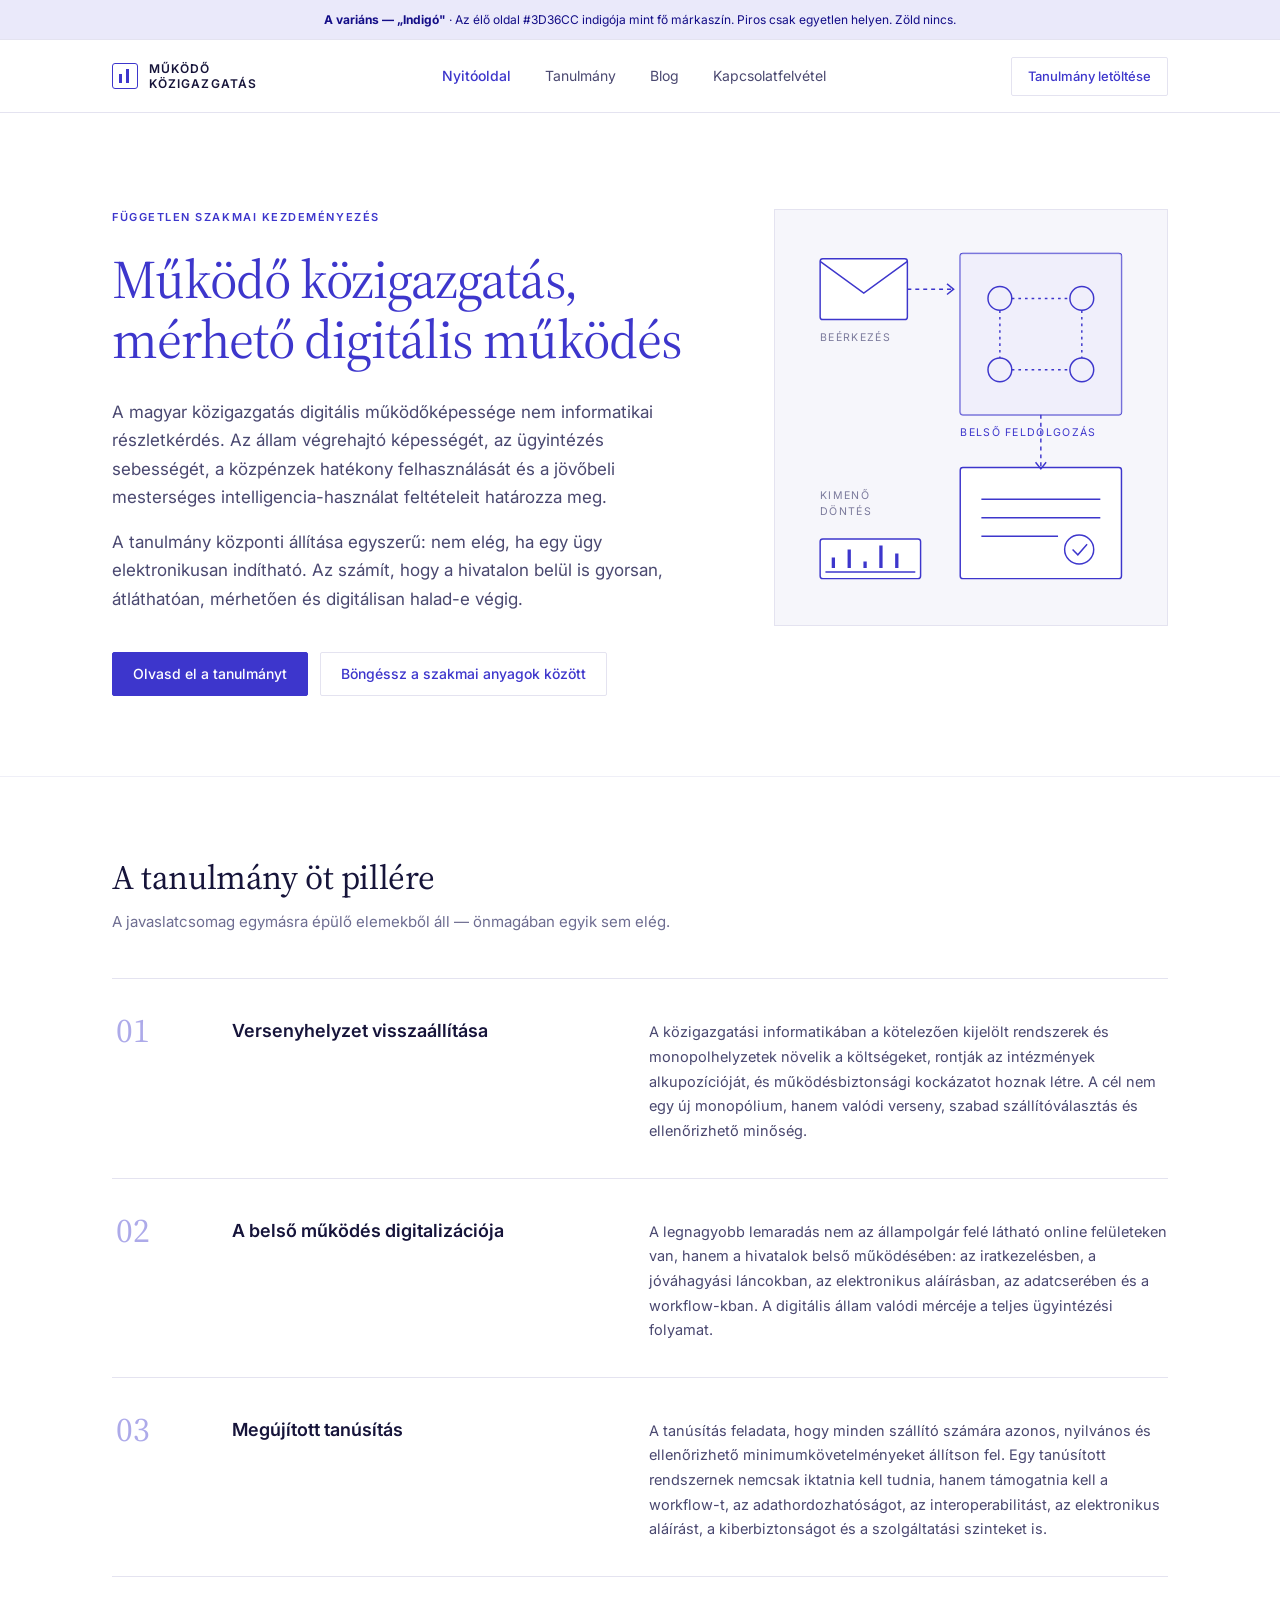
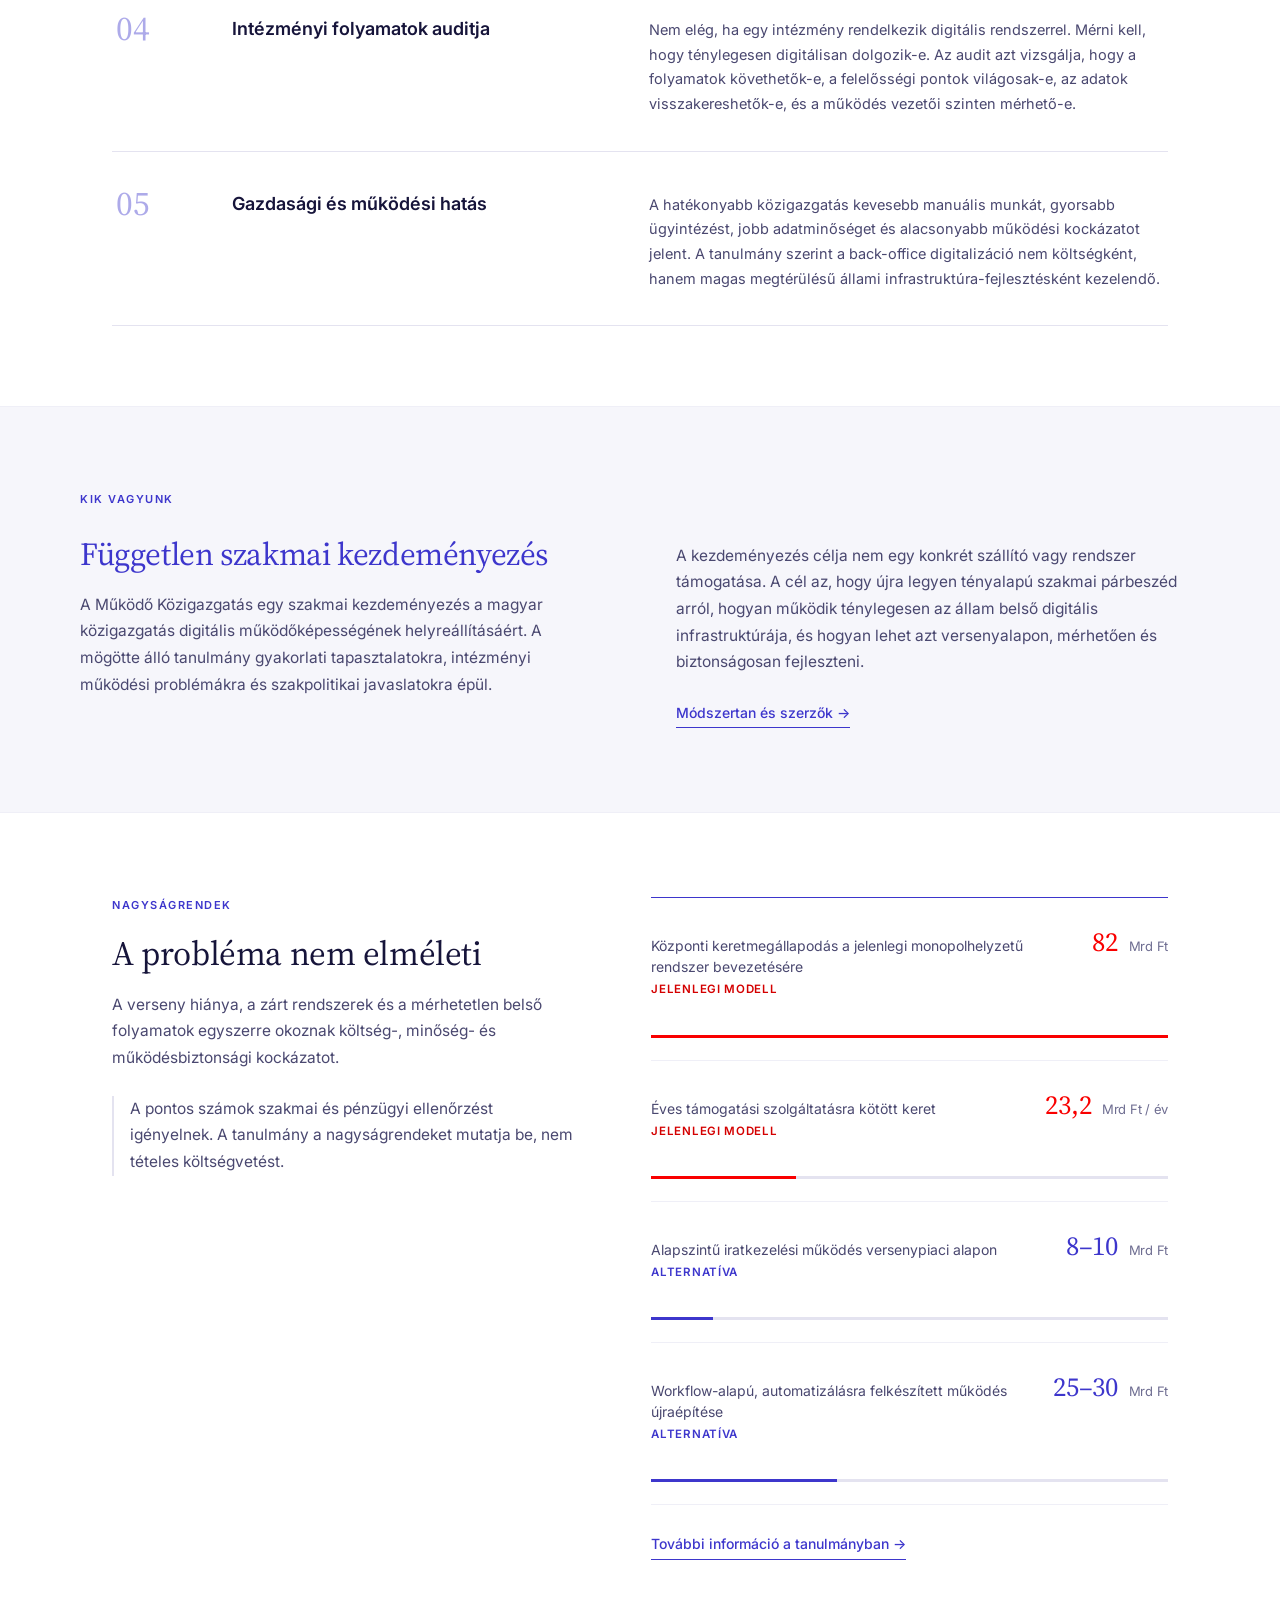
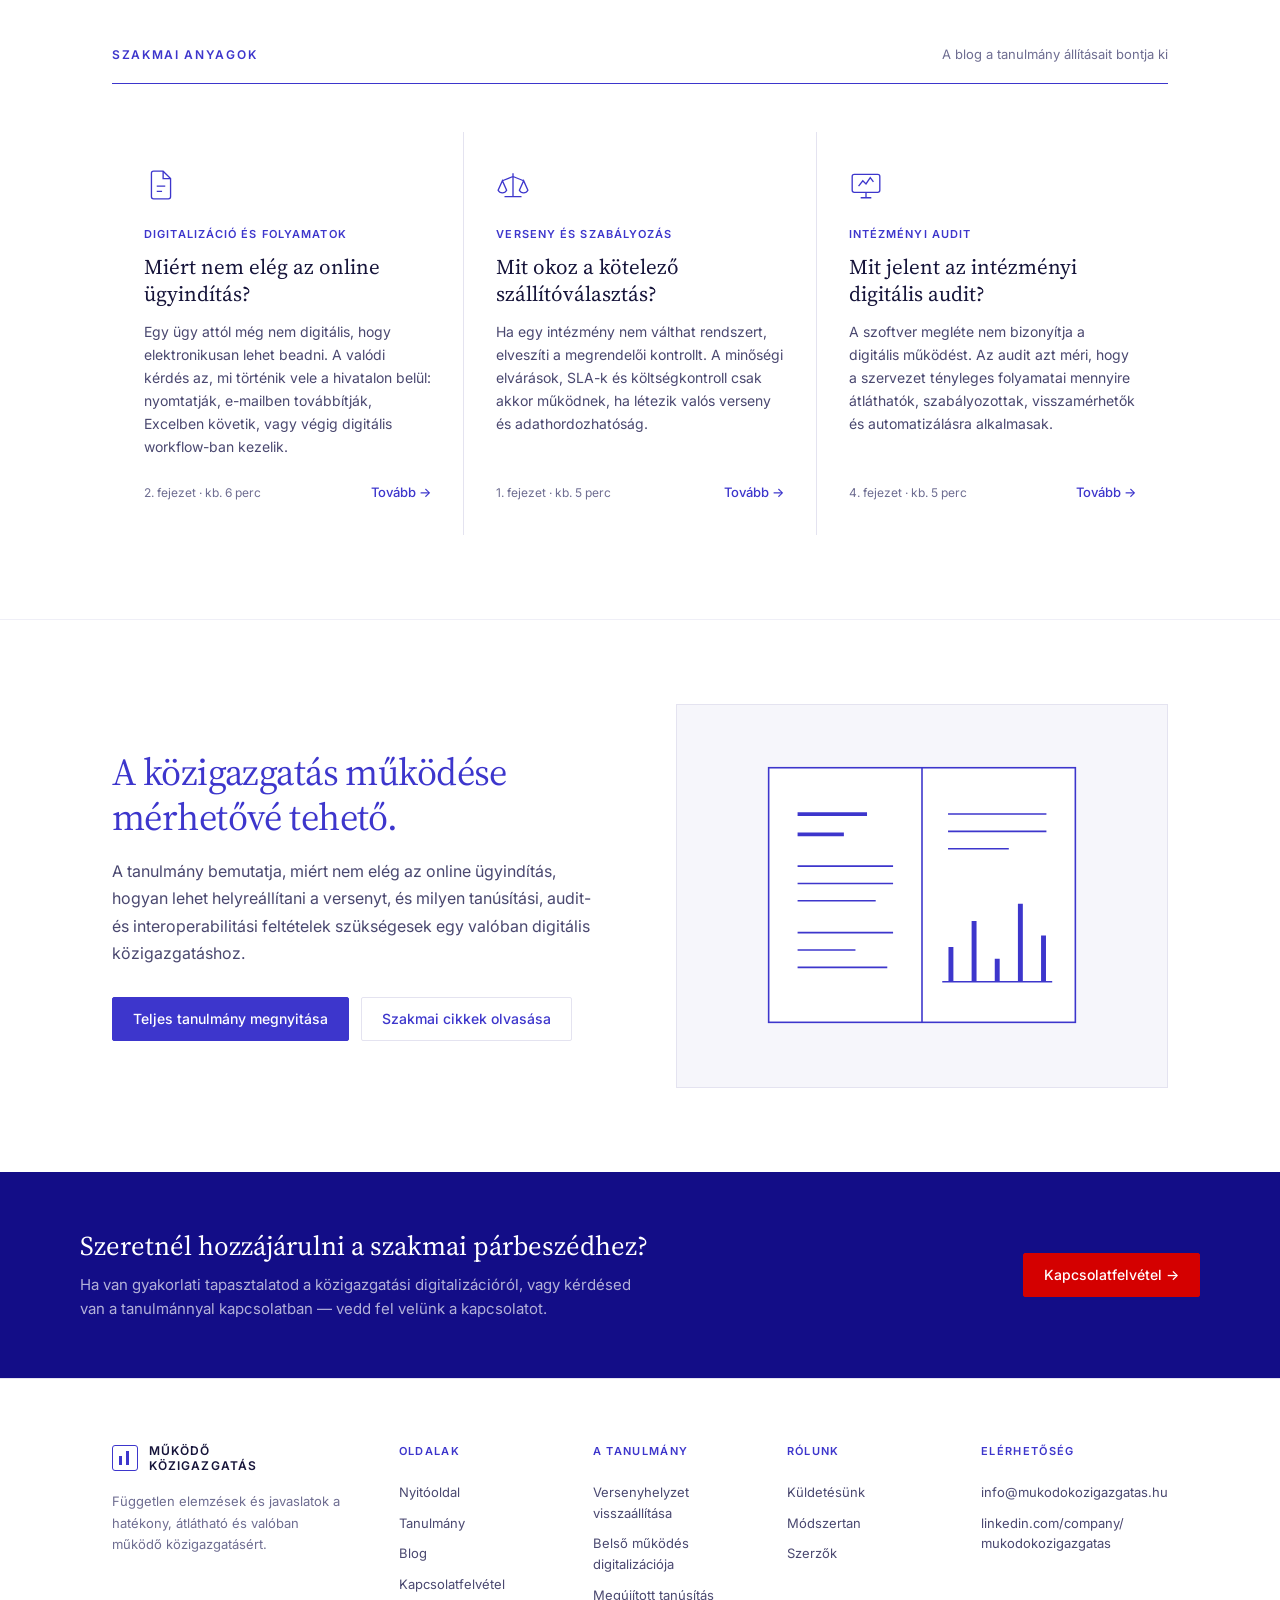
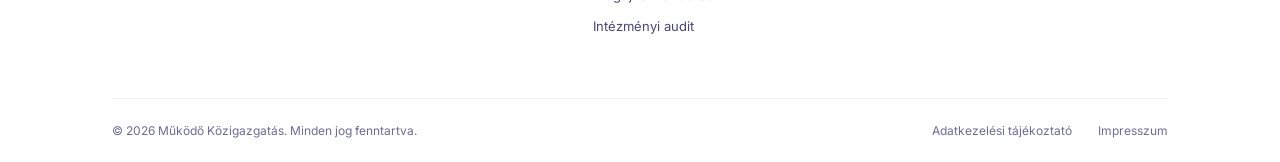
<file: variansA-indigo.html>
<!DOCTYPE html>
<html lang="hu">
<head>
<meta charset="utf-8">
<meta name="viewport" content="width=device-width, initial-scale=1">
<title>A variáns — Indigó · Működő Közigazgatás</title>
<link rel="preconnect" href="https://fonts.googleapis.com">
<link rel="preconnect" href="https://fonts.gstatic.com" crossorigin>
<link href="https://fonts.googleapis.com/css2?family=Source+Serif+4:opsz,wght@8..60,400;8..60,600&family=Inter:wght@400;500;600;700&display=swap" rel="stylesheet">
<style>
:root{
  /* az élő oldalról átvéve */
  --indigo:#3D36CC;
  --indigo-deep:#130D87;
  --red:#F90000;        /* nagy szövegre / sávra */
  --red-text:#D40000;   /* gombra, kis szövegre — kontraszt miatt sötétítve */

  /* indigóra hangolt semlegesek */
  --ink:#16143A;
  --ink-2:#4A4870;
  --ink-3:#6E6D91;
  --line:#E4E3F0;
  --line-soft:#EFEFF7;
  --bg:#ffffff;
  --bg-2:#F6F6FB;
  --indigo-soft:#EAE9FA;

  --maxw:1120px;
  --serif:"Source Serif 4",Georgia,serif;
  --sans:"Inter",-apple-system,BlinkMacSystemFont,"Segoe UI",sans-serif;
}
*{box-sizing:border-box;margin:0;padding:0}
html{scroll-behavior:smooth}
body{font-family:var(--sans);color:var(--ink);background:var(--bg);
  -webkit-font-smoothing:antialiased;font-size:16px;line-height:1.6}
.wrap{max-width:var(--maxw);margin:0 auto;padding:0 32px}
a{color:inherit;text-decoration:none}

header{border-bottom:1px solid var(--line);position:sticky;top:0;
  background:rgba(255,255,255,.93);backdrop-filter:blur(8px);z-index:50}
.hdr{display:flex;align-items:center;justify-content:space-between;height:72px}
.logo{display:flex;align-items:center;gap:11px}
.logo-mark{width:26px;height:26px;border:1.5px solid var(--indigo);border-radius:3px;position:relative;flex:none}
.logo-mark::before,.logo-mark::after{content:"";position:absolute;bottom:5px;width:3px;background:var(--indigo)}
.logo-mark::before{left:6px;height:9px}
.logo-mark::after{left:13px;height:14px}
.logo-txt{font-size:12px;font-weight:600;letter-spacing:.09em;text-transform:uppercase;line-height:1.25}
nav{display:flex;align-items:center;gap:34px}
nav a{font-size:14px;color:var(--ink-2);transition:color .15s}
nav a:hover,nav a.active{color:var(--indigo)}
nav a.active{font-weight:500}
.btn{display:inline-flex;align-items:center;gap:8px;font-size:14px;font-weight:500;
  padding:10px 20px;border-radius:2px;border:1px solid var(--indigo);background:var(--indigo);
  color:#fff;transition:all .15s;cursor:pointer;font-family:inherit}
.btn:hover{background:var(--indigo-deep);border-color:var(--indigo-deep)}
.btn-ghost{background:transparent;color:var(--indigo);border-color:var(--line)}
.btn-ghost:hover{background:var(--indigo-soft);border-color:var(--indigo)}
.btn-red{background:var(--red-text);border-color:var(--red-text)}
.btn-red:hover{background:#a80000;border-color:#a80000}
.btn-sm{padding:8px 16px;font-size:13px}
.link-arrow{display:inline-flex;align-items:center;gap:8px;font-size:14px;font-weight:500;
  color:var(--indigo);padding-bottom:3px;border-bottom:1px solid var(--indigo);transition:gap .15s}
.link-arrow:hover{gap:13px}
.eyebrow{font-size:11px;font-weight:600;letter-spacing:.14em;text-transform:uppercase;color:var(--indigo)}
.sec-head{display:flex;align-items:baseline;justify-content:space-between;
  padding-bottom:18px;border-bottom:1px solid var(--indigo);margin-bottom:48px}
.sec-head h2{font-size:12px;font-weight:600;letter-spacing:.14em;text-transform:uppercase;color:var(--indigo)}
.sec-head span{font-size:13px;color:var(--ink-3)}

/* HERO */
.hero{padding:96px 0 80px;border-bottom:1px solid var(--line-soft)}
.hero-grid{display:grid;grid-template-columns:1.2fr .8fr;gap:72px;align-items:start}
h1{font-family:var(--serif);font-weight:400;font-size:54px;line-height:1.12;
  letter-spacing:-.018em;margin:22px 0 28px;color:var(--indigo)}
.lead{font-size:17px;line-height:1.68;color:var(--ink-2);max-width:56ch}
.lead + .lead{margin-top:16px}
.hero-cta{display:flex;gap:12px;margin-top:38px}
.hero-art{border:1px solid var(--line);background:var(--bg-2);aspect-ratio:1/1.06;
  display:flex;align-items:center;justify-content:center;padding:24px}
.hero-art svg{width:100%;height:auto}

/* PILLARS */
.pillars{padding:80px 0}
.pillars-intro{max-width:58ch;margin-bottom:44px}
.pillars-intro h2{font-family:var(--serif);font-weight:400;font-size:34px;
  letter-spacing:-.012em;line-height:1.22;margin-bottom:12px}
.pillars-intro p{font-size:15px;color:var(--ink-3)}
.pill{display:grid;grid-template-columns:88px 1fr 1.35fr;gap:32px;
  padding:34px 0;border-top:1px solid var(--line);align-items:start;transition:background .18s}
.pill:last-of-type{border-bottom:1px solid var(--line)}
.pill:hover{background:var(--indigo-soft)}
.pill-num{font-family:var(--serif);font-size:34px;color:var(--indigo);line-height:1;
  padding-left:4px;opacity:.42;transition:opacity .18s}
.pill:hover .pill-num{opacity:1}
.pill h3{font-size:18px;font-weight:600;line-height:1.35;padding-top:6px}
.pill p{font-size:14.5px;color:var(--ink-2);line-height:1.7;padding-top:7px}

/* ABOUT */
.about{background:var(--bg-2);border-top:1px solid var(--line-soft);border-bottom:1px solid var(--line-soft)}
.about-in{padding:84px 0}
.about-grid{display:grid;grid-template-columns:1fr 1fr;gap:72px;align-items:start}
.about h2{font-family:var(--serif);font-weight:400;font-size:32px;line-height:1.22;
  letter-spacing:-.012em;margin-bottom:18px;color:var(--indigo)}
.about p{font-size:15.5px;color:var(--ink-2);line-height:1.72;margin-bottom:14px}

/* FIGURES */
.figs{padding:84px 0}
.figs-grid{display:grid;grid-template-columns:.95fr 1.05fr;gap:72px;align-items:start}
.figs h2{font-family:var(--serif);font-weight:400;font-size:34px;line-height:1.2;
  letter-spacing:-.012em;margin:18px 0 18px}
.figs p{font-size:15.5px;color:var(--ink-2);line-height:1.72;margin-bottom:14px;max-width:52ch}
.disc{font-size:13px;color:var(--ink-3);border-left:2px solid var(--line);
  padding-left:16px;margin-top:24px;line-height:1.6}
.table{border-top:1px solid var(--indigo)}
.row{display:grid;grid-template-columns:1fr auto;gap:24px;align-items:baseline;
  padding:22px 0;border-bottom:1px solid var(--line-soft)}
.row-l{font-size:14px;color:var(--ink-2);line-height:1.5}
.row-l small{display:block;font-size:11.5px;margin-top:4px;letter-spacing:.06em;
  text-transform:uppercase;font-weight:600}
.row.now .row-l small{color:var(--red-text)}
.row.alt .row-l small{color:var(--indigo)}
.row-v{font-family:var(--serif);font-size:27px;letter-spacing:-.01em;white-space:nowrap}
.row-v span{font-family:var(--sans);font-size:13px;color:var(--ink-3);margin-left:5px;font-weight:400}
.row.now .row-v{color:var(--red)}
.row.alt .row-v{color:var(--indigo)}
.bar{height:3px;background:var(--line);margin-top:12px;grid-column:1/-1}
.bar i{display:block;height:100%}
.row.now .bar i{background:var(--red)}
.row.alt .bar i{background:var(--indigo)}

/* ARTICLES */
.arts{padding:0 0 84px}
.grid{display:grid;grid-template-columns:repeat(3,1fr);gap:1px;background:var(--line)}
.card{padding:36px 32px 32px;background:var(--bg);
  display:flex;flex-direction:column;transition:background .18s}
.card:hover{background:var(--bg-2)}
.card-icon{width:34px;height:34px;margin-bottom:24px;color:var(--indigo)}
.card-icon svg{width:100%;height:100%;stroke:currentColor;fill:none;stroke-width:1.25}
.tag{display:inline-block;font-size:11px;font-weight:600;letter-spacing:.1em;
  text-transform:uppercase;color:var(--indigo);margin-bottom:10px}
.card h3{font-family:var(--serif);font-weight:400;font-size:21px;line-height:1.3;margin-bottom:12px}
.card p{font-size:14px;color:var(--ink-2);line-height:1.65;margin-bottom:24px;flex:1}
.card-foot{display:flex;align-items:center;justify-content:space-between;font-size:12px;color:var(--ink-3)}
.card-foot .arrow{color:var(--indigo);font-weight:500;font-size:13px}

/* CLOSE */
.close{border-top:1px solid var(--line-soft);padding:84px 0}
.close-grid{display:grid;grid-template-columns:1fr 1fr;gap:72px;align-items:center}
.close h2{font-family:var(--serif);font-weight:400;font-size:38px;line-height:1.18;
  letter-spacing:-.015em;margin-bottom:18px;color:var(--indigo)}
.close p{font-size:16px;color:var(--ink-2);line-height:1.7;max-width:54ch}
.close .cta{display:flex;gap:12px;margin-top:30px}
.close-art{border:1px solid var(--line);background:var(--bg-2);aspect-ratio:4/3;
  display:flex;align-items:center;justify-content:center;padding:28px}
.close-art svg{width:100%;height:auto}

/* BAND */
.band{background:var(--indigo-deep);color:#fff}
.band-in{padding:56px 0;display:flex;align-items:center;justify-content:space-between;gap:48px}
.band h2{font-family:var(--serif);font-weight:400;font-size:27px;line-height:1.3;margin-bottom:10px}
.band p{font-size:15px;color:rgba(255,255,255,.68);max-width:62ch;line-height:1.65}

/* FOOTER */
footer{border-top:1px solid var(--line);padding:64px 0 0;font-size:14px}
.f-grid{display:grid;grid-template-columns:1.6fr 1fr 1fr 1fr 1.2fr;gap:40px;padding-bottom:56px}
.f-about p{font-size:13px;color:var(--ink-3);line-height:1.65;margin-top:18px;max-width:30ch}
.f-col h5{font-size:11px;font-weight:600;letter-spacing:.12em;text-transform:uppercase;
  margin-bottom:16px;color:var(--indigo)}
.f-col a{display:block;font-size:13px;color:var(--ink-2);padding:5px 0;transition:color .15s}
.f-col a:hover{color:var(--indigo)}
.f-contact div{font-size:13px;color:var(--ink-2);padding:5px 0}
.f-bar{border-top:1px solid var(--line-soft);padding:22px 0;display:flex;
  justify-content:space-between;font-size:12px;color:var(--ink-3)}
.f-bar div{display:flex;gap:26px}
.note{background:var(--indigo-soft);border-bottom:1px solid var(--line);padding:10px 32px;
  font-size:12px;color:var(--indigo-deep);text-align:center}

@media(max-width:980px){
  .hero-grid,.about-grid,.figs-grid,.close-grid{grid-template-columns:1fr;gap:44px}
  .hero-art{max-width:460px}
  .pill{grid-template-columns:56px 1fr;gap:20px}
  .pill p{grid-column:2}
  .grid{grid-template-columns:repeat(2,1fr)}
  h1{font-size:40px}
  .band-in{flex-direction:column;align-items:flex-start}
  .f-grid{grid-template-columns:1fr 1fr;gap:36px}
  nav{display:none}
}
@media(max-width:620px){
  .wrap{padding:0 20px}
  .grid{grid-template-columns:1fr}
  h1{font-size:32px}
  .hero-cta,.close .cta{flex-direction:column}
  .f-grid{grid-template-columns:1fr}
  .row-v{font-size:22px}
}
</style>
</head>
<body>

<div class="note"><strong>A variáns — „Indigó"</strong> · Az élő oldal #3D36CC indigója mint fő márkaszín. Piros csak egyetlen helyen. Zöld nincs.</div>

<header>
  <div class="wrap hdr">
    <a href="#" class="logo"><span class="logo-mark"></span><span class="logo-txt">Működő<br>Közigazgatás</span></a>
    <nav>
      <a href="#" class="active">Nyitóoldal</a><a href="#">Tanulmány</a><a href="#">Blog</a><a href="#">Kapcsolatfelvétel</a>
    </nav>
    <a href="#" class="btn btn-ghost btn-sm">Tanulmány letöltése</a>
  </div>
</header>

<section class="hero">
  <div class="wrap hero-grid">
    <div>
      <div class="eyebrow">Független szakmai kezdeményezés</div>
      <h1>Működő közigazgatás,<br>mérhető digitális működés</h1>
      <p class="lead">A magyar közigazgatás digitális működőképessége nem informatikai részletkérdés. Az állam végrehajtó képességét, az ügyintézés sebességét, a közpénzek hatékony felhasználását és a jövőbeli mesterséges intelligencia-használat feltételeit határozza meg.</p>
      <p class="lead">A tanulmány központi állítása egyszerű: nem elég, ha egy ügy elektronikusan indítható. Az számít, hogy a hivatalon belül is gyorsan, átláthatóan, mérhetően és digitálisan halad-e végig.</p>
      <div class="hero-cta">
        <a href="#" class="btn">Olvasd el a tanulmányt</a>
        <a href="#cikkek" class="btn btn-ghost">Böngéssz a szakmai anyagok között</a>
      </div>
    </div>
    <div class="hero-art">
      <svg viewBox="0 0 260 276" fill="none" stroke="#3D36CC" stroke-width="1.1">
        <rect x="16" y="18" width="66" height="46" rx="2" fill="#fff"/>
        <path d="M16 20 49 44 82 20"/>
        <text x="16" y="80" font-family="Inter,sans-serif" font-size="8" fill="#7B7A9C" stroke="none" letter-spacing="1">BEÉRKEZÉS</text>
        <path d="M82 41 h34" stroke-dasharray="3 3"/><path d="M112 37 l5 4 -5 4"/>
        <rect x="122" y="14" width="122" height="122" rx="2" fill="#fff"/>
        <rect x="122" y="14" width="122" height="122" rx="2" fill="#EAE9FA" opacity=".7" stroke="none"/>
        <circle cx="152" cy="48" r="9"/><circle cx="214" cy="48" r="9"/>
        <circle cx="152" cy="102" r="9"/><circle cx="214" cy="102" r="9"/>
        <path d="M161 48 h44 M152 57 v36 M214 57 v36 M161 102 h44" stroke-dasharray="2 3"/>
        <text x="122" y="152" font-family="Inter,sans-serif" font-size="8" fill="#3D36CC" stroke="none" letter-spacing="1">BELSŐ FELDOLGOZÁS</text>
        <rect x="122" y="176" width="122" height="84" rx="2" fill="#fff"/>
        <line x1="138" y1="200" x2="228" y2="200"/><line x1="138" y1="214" x2="228" y2="214"/>
        <line x1="138" y1="228" x2="196" y2="228"/>
        <circle cx="212" cy="238" r="11"/><path d="m207 238 4 4 7-8"/>
        <path d="M183 136 v40" stroke-dasharray="3 3"/><path d="M179 172 l4 5 4-5"/>
        <text x="16" y="200" font-family="Inter,sans-serif" font-size="8" fill="#7B7A9C" stroke="none" letter-spacing="1">KIMENŐ</text>
        <text x="16" y="212" font-family="Inter,sans-serif" font-size="8" fill="#7B7A9C" stroke="none" letter-spacing="1">DÖNTÉS</text>
        <rect x="16" y="230" width="76" height="30" rx="2" fill="#fff"/>
        <path d="M26 252 v-8 M38 252 v-14 M50 252 v-5 M62 252 v-17 M74 252 v-11" stroke-width="2.5"/>
        <line x1="20" y1="255" x2="88" y2="255"/>
      </svg>
    </div>
  </div>
</section>

<section class="pillars">
  <div class="wrap">
    <div class="pillars-intro">
      <h2>A tanulmány öt pillére</h2>
      <p>A javaslatcsomag egymásra épülő elemekből áll — önmagában egyik sem elég.</p>
    </div>
    <div class="pill"><div class="pill-num">01</div><h3>Versenyhelyzet visszaállítása</h3><p>A közigazgatási informatikában a kötelezően kijelölt rendszerek és monopolhelyzetek növelik a költségeket, rontják az intézmények alkupozícióját, és működésbiztonsági kockázatot hoznak létre. A cél nem egy új monopólium, hanem valódi verseny, szabad szállítóválasztás és ellenőrizhető minőség.</p></div>
    <div class="pill"><div class="pill-num">02</div><h3>A belső működés digitalizációja</h3><p>A legnagyobb lemaradás nem az állampolgár felé látható online felületeken van, hanem a hivatalok belső működésében: az iratkezelésben, a jóváhagyási láncokban, az elektronikus aláírásban, az adatcserében és a workflow-kban. A digitális állam valódi mércéje a teljes ügyintézési folyamat.</p></div>
    <div class="pill"><div class="pill-num">03</div><h3>Megújított tanúsítás</h3><p>A tanúsítás feladata, hogy minden szállító számára azonos, nyilvános és ellenőrizhető minimumkövetelményeket állítson fel. Egy tanúsított rendszernek nemcsak iktatnia kell tudnia, hanem támogatnia kell a workflow-t, az adathordozhatóságot, az interoperabilitást, az elektronikus aláírást, a kiberbiztonságot és a szolgáltatási szinteket is.</p></div>
    <div class="pill"><div class="pill-num">04</div><h3>Intézményi folyamatok auditja</h3><p>Nem elég, ha egy intézmény rendelkezik digitális rendszerrel. Mérni kell, hogy ténylegesen digitálisan dolgozik-e. Az audit azt vizsgálja, hogy a folyamatok követhetők-e, a felelősségi pontok világosak-e, az adatok visszakereshetők-e, és a működés vezetői szinten mérhető-e.</p></div>
    <div class="pill"><div class="pill-num">05</div><h3>Gazdasági és működési hatás</h3><p>A hatékonyabb közigazgatás kevesebb manuális munkát, gyorsabb ügyintézést, jobb adatminőséget és alacsonyabb működési kockázatot jelent. A tanulmány szerint a back-office digitalizáció nem költségként, hanem magas megtérülésű állami infrastruktúra-fejlesztésként kezelendő.</p></div>
  </div>
</section>

<section class="about">
  <div class="wrap about-in">
    <div class="eyebrow" style="margin-bottom:26px">Kik vagyunk</div>
    <div class="about-grid">
      <div>
        <h2>Független szakmai kezdeményezés</h2>
        <p>A Működő Közigazgatás egy szakmai kezdeményezés a magyar közigazgatás digitális működőképességének helyreállításáért. A mögötte álló tanulmány gyakorlati tapasztalatokra, intézményi működési problémákra és szakpolitikai javaslatokra épül.</p>
      </div>
      <div>
        <p style="margin-top:8px">A kezdeményezés célja nem egy konkrét szállító vagy rendszer támogatása. A cél az, hogy újra legyen tényalapú szakmai párbeszéd arról, hogyan működik ténylegesen az állam belső digitális infrastruktúrája, és hogyan lehet azt versenyalapon, mérhetően és biztonságosan fejleszteni.</p>
        <div style="margin-top:24px"><a href="#" class="link-arrow">Módszertan és szerzők →</a></div>
      </div>
    </div>
  </div>
</section>

<section class="figs">
  <div class="wrap figs-grid">
    <div>
      <div class="eyebrow">Nagyságrendek</div>
      <h2>A probléma nem elméleti</h2>
      <p>A verseny hiánya, a zárt rendszerek és a mérhetetlen belső folyamatok egyszerre okoznak költség-, minőség- és működésbiztonsági kockázatot.</p>
      <p class="disc">A pontos számok szakmai és pénzügyi ellenőrzést igényelnek. A tanulmány a nagyságrendeket mutatja be, nem tételes költségvetést.</p>
    </div>
    <div class="table">
      <div class="row now">
        <div class="row-l">Központi keretmegállapodás a jelenlegi monopolhelyzetű rendszer bevezetésére<small>Jelenlegi modell</small></div>
        <div class="row-v">82 <span>Mrd Ft</span></div>
        <div class="bar"><i style="width:100%"></i></div>
      </div>
      <div class="row now">
        <div class="row-l">Éves támogatási szolgáltatásra kötött keret<small>Jelenlegi modell</small></div>
        <div class="row-v">23,2 <span>Mrd Ft / év</span></div>
        <div class="bar"><i style="width:28%"></i></div>
      </div>
      <div class="row alt">
        <div class="row-l">Alapszintű iratkezelési működés versenypiaci alapon<small>Alternatíva</small></div>
        <div class="row-v">8–10 <span>Mrd Ft</span></div>
        <div class="bar"><i style="width:12%"></i></div>
      </div>
      <div class="row alt">
        <div class="row-l">Workflow-alapú, automatizálásra felkészített működés újraépítése<small>Alternatíva</small></div>
        <div class="row-v">25–30 <span>Mrd Ft</span></div>
        <div class="bar"><i style="width:36%"></i></div>
      </div>
      <div style="padding-top:26px"><a href="#" class="link-arrow">További információ a tanulmányban →</a></div>
    </div>
  </div>
</section>

<section class="arts" id="cikkek">
  <div class="wrap">
    <div class="sec-head"><h2>Szakmai anyagok</h2><span>A blog a tanulmány állításait bontja ki</span></div>
  </div>
  <div class="wrap">
    <div class="grid">
      <article class="card">
        <div class="card-icon"><svg viewBox="0 0 32 32"><path d="M18 3H9a2 2 0 0 0-2 2v22a2 2 0 0 0 2 2h14a2 2 0 0 0 2-2V10Z"/><path d="M18 3v7h7"/><path d="M12 17h8M12 22h5"/></svg></div>
        <span class="tag">Digitalizáció és folyamatok</span>
        <h3>Miért nem elég az online ügyindítás?</h3>
        <p>Egy ügy attól még nem digitális, hogy elektronikusan lehet beadni. A valódi kérdés az, mi történik vele a hivatalon belül: nyomtatják, e-mailben továbbítják, Excelben követik, vagy végig digitális workflow-ban kezelik.</p>
        <div class="card-foot"><span>2. fejezet · kb. 6 perc</span><span class="arrow">Tovább →</span></div>
      </article>
      <article class="card">
        <div class="card-icon"><svg viewBox="0 0 32 32"><path d="M16 5v22M8 27h16M16 8 6 12M16 8l10 4"/><path d="M6 12 2 21a4.5 4.5 0 0 0 8 0Z"/><path d="M26 12l-4 9a4.5 4.5 0 0 0 8 0Z"/></svg></div>
        <span class="tag">Verseny és szabályozás</span>
        <h3>Mit okoz a kötelező szállítóválasztás?</h3>
        <p>Ha egy intézmény nem válthat rendszert, elveszíti a megrendelői kontrollt. A minőségi elvárások, SLA-k és költségkontroll csak akkor működnek, ha létezik valós verseny és adathordozhatóság.</p>
        <div class="card-foot"><span>1. fejezet · kb. 5 perc</span><span class="arrow">Tovább →</span></div>
      </article>
      <article class="card">
        <div class="card-icon"><svg viewBox="0 0 32 32"><rect x="3" y="6" width="26" height="17" rx="2"/><path d="M11 28h10M16 23v5"/><path d="M9 17l4-5 3 3 4-6 3 4"/></svg></div>
        <span class="tag">Intézményi audit</span>
        <h3>Mit jelent az intézményi digitális audit?</h3>
        <p>A szoftver megléte nem bizonyítja a digitális működést. Az audit azt méri, hogy a szervezet tényleges folyamatai mennyire átláthatók, szabályozottak, visszamérhetők és automatizálásra alkalmasak.</p>
        <div class="card-foot"><span>4. fejezet · kb. 5 perc</span><span class="arrow">Tovább →</span></div>
      </article>
    </div>
  </div>
</section>

<section class="close">
  <div class="wrap close-grid">
    <div>
      <h2>A közigazgatás működése mérhetővé tehető.</h2>
      <p>A tanulmány bemutatja, miért nem elég az online ügyindítás, hogyan lehet helyreállítani a versenyt, és milyen tanúsítási, audit- és interoperabilitási feltételek szükségesek egy valóban digitális közigazgatáshoz.</p>
      <div class="cta">
        <a href="#" class="btn">Teljes tanulmány megnyitása</a>
        <a href="#cikkek" class="btn btn-ghost">Szakmai cikkek olvasása</a>
      </div>
    </div>
    <div class="close-art">
      <svg viewBox="0 0 300 225" fill="none" stroke="#3D36CC" stroke-width="1.1">
        <rect x="44" y="24" width="212" height="176" fill="#fff"/>
        <line x1="150" y1="24" x2="150" y2="200"/>
        <line x1="64" y1="56" x2="112" y2="56" stroke-width="2.6"/><line x1="64" y1="70" x2="96" y2="70" stroke-width="2.6"/>
        <line x1="64" y1="92" x2="130" y2="92"/><line x1="64" y1="104" x2="130" y2="104"/>
        <line x1="64" y1="116" x2="118" y2="116"/><line x1="64" y1="138" x2="130" y2="138"/>
        <line x1="64" y1="150" x2="104" y2="150"/><line x1="64" y1="162" x2="126" y2="162"/>
        <line x1="168" y1="56" x2="236" y2="56"/><line x1="168" y1="68" x2="236" y2="68"/>
        <line x1="168" y1="80" x2="210" y2="80"/>
        <path d="M170 172 v-24 M186 172 v-42 M202 172 v-16 M218 172 v-54 M234 172 v-32" stroke-width="3.4"/>
        <line x1="164" y1="172" x2="240" y2="172"/>
      </svg>
    </div>
  </div>
</section>

<section class="band">
  <div class="wrap band-in">
    <div>
      <h2>Szeretnél hozzájárulni a szakmai párbeszédhez?</h2>
      <p>Ha van gyakorlati tapasztalatod a közigazgatási digitalizációról, vagy kérdésed van a tanulmánnyal kapcsolatban — vedd fel velünk a kapcsolatot.</p>
    </div>
    <a href="#" class="btn btn-red">Kapcsolatfelvétel →</a>
  </div>
</section>

<footer>
  <div class="wrap">
    <div class="f-grid">
      <div class="f-about">
        <div class="logo"><span class="logo-mark"></span><span class="logo-txt">Működő<br>Közigazgatás</span></div>
        <p>Független elemzések és javaslatok a hatékony, átlátható és valóban működő közigazgatásért.</p>
      </div>
      <div class="f-col"><h5>Oldalak</h5><a href="#">Nyitóoldal</a><a href="#">Tanulmány</a><a href="#">Blog</a><a href="#">Kapcsolatfelvétel</a></div>
      <div class="f-col"><h5>A tanulmány</h5><a href="#">Versenyhelyzet visszaállítása</a><a href="#">Belső működés digitalizációja</a><a href="#">Megújított tanúsítás</a><a href="#">Intézményi audit</a></div>
      <div class="f-col"><h5>Rólunk</h5><a href="#">Küldetésünk</a><a href="#">Módszertan</a><a href="#">Szerzők</a></div>
      <div class="f-col f-contact"><h5>Elérhetőség</h5><div>info@mukodokozigazgatas.hu</div><div>linkedin.com/company/<br>mukodokozigazgatas</div></div>
    </div>
    <div class="f-bar">
      <span>© 2026 Működő Közigazgatás. Minden jog fenntartva.</span>
      <div><a href="#">Adatkezelési tájékoztató</a><a href="#">Impresszum</a></div>
    </div>
  </div>
</footer>

</body>
</html>
</file>
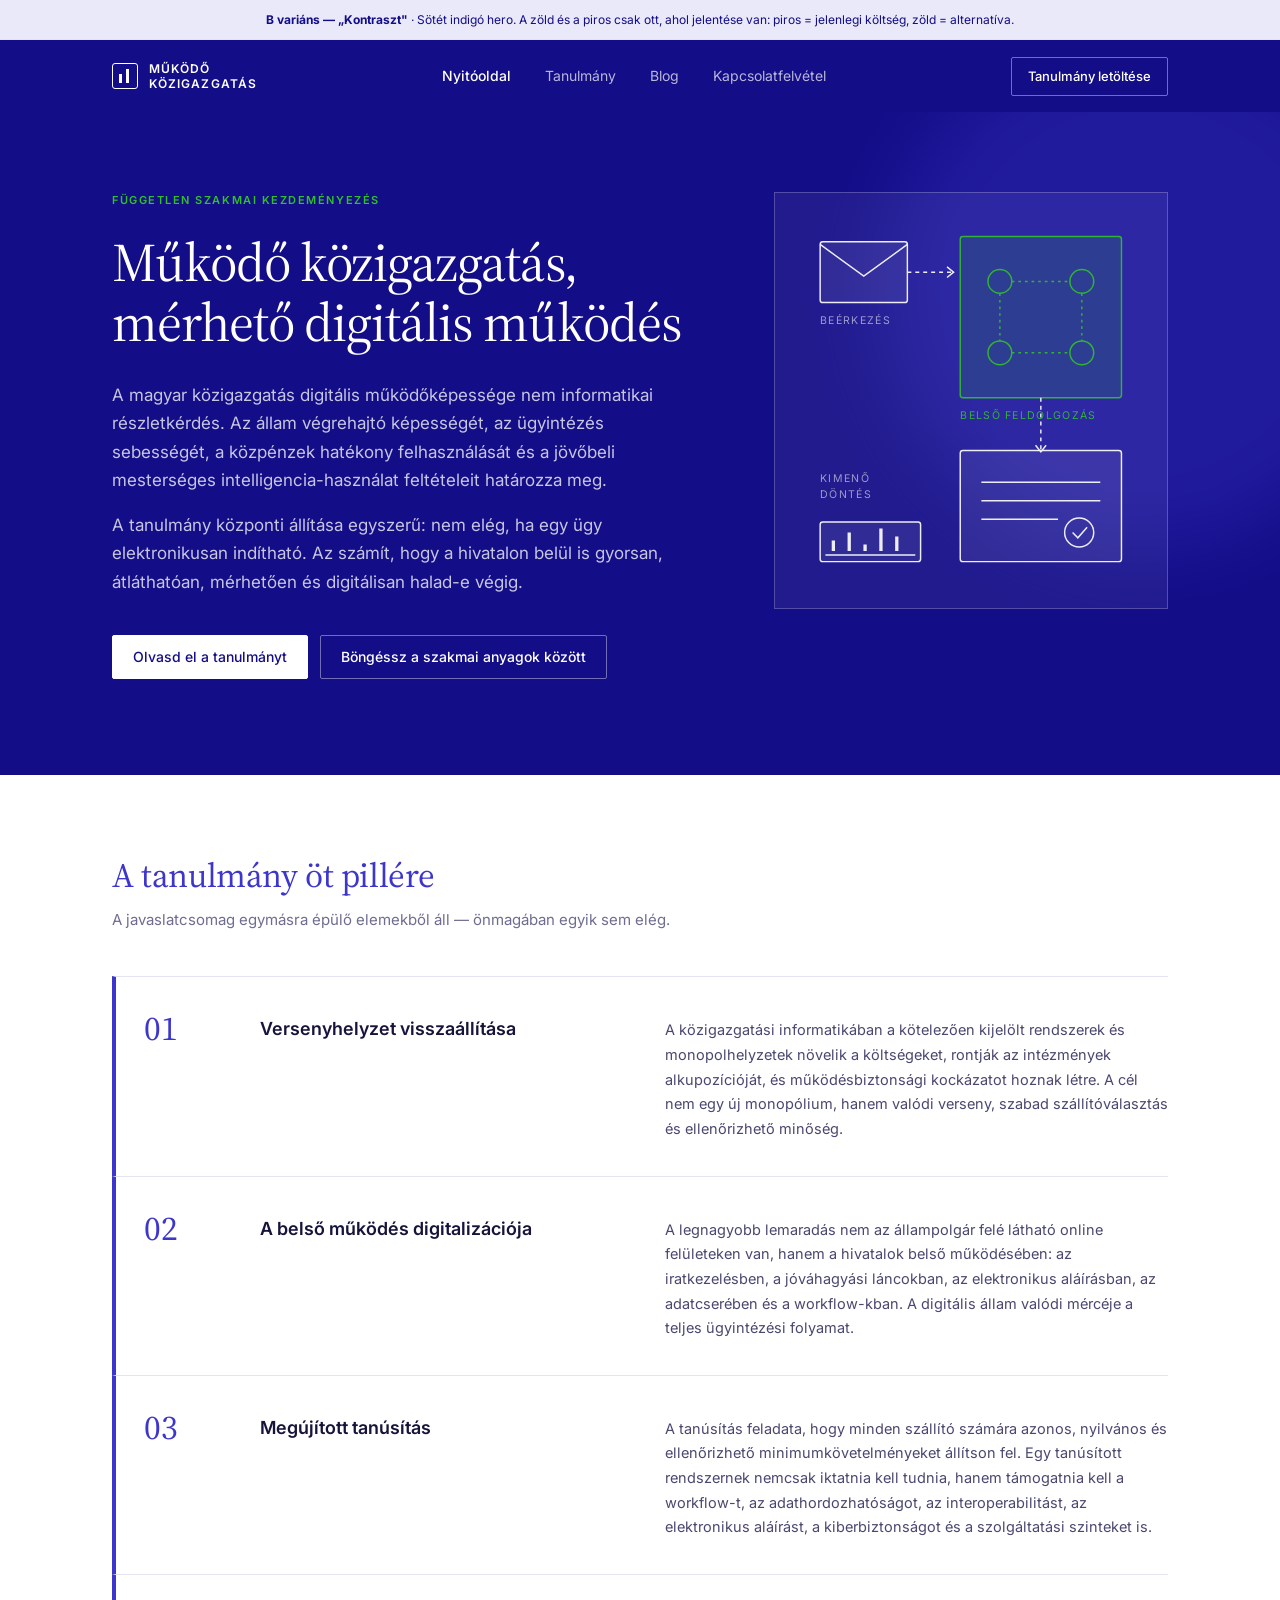
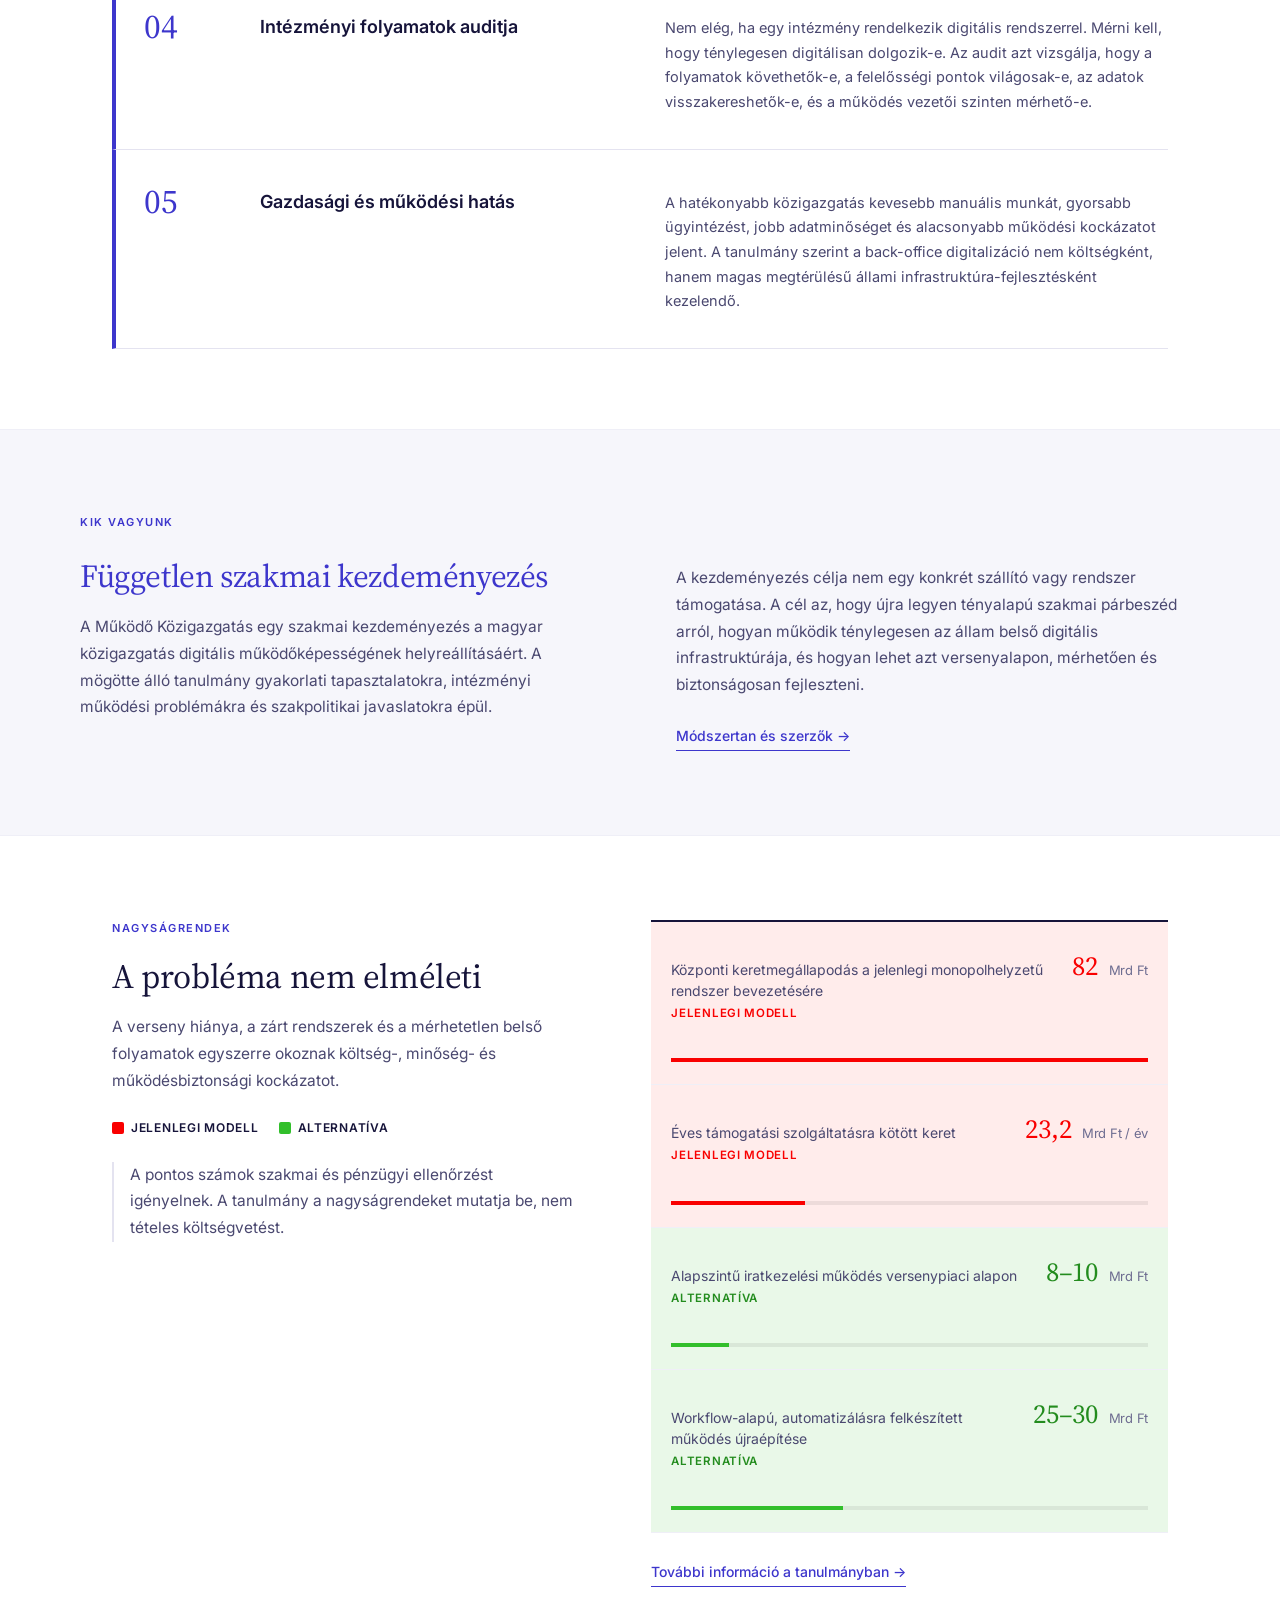
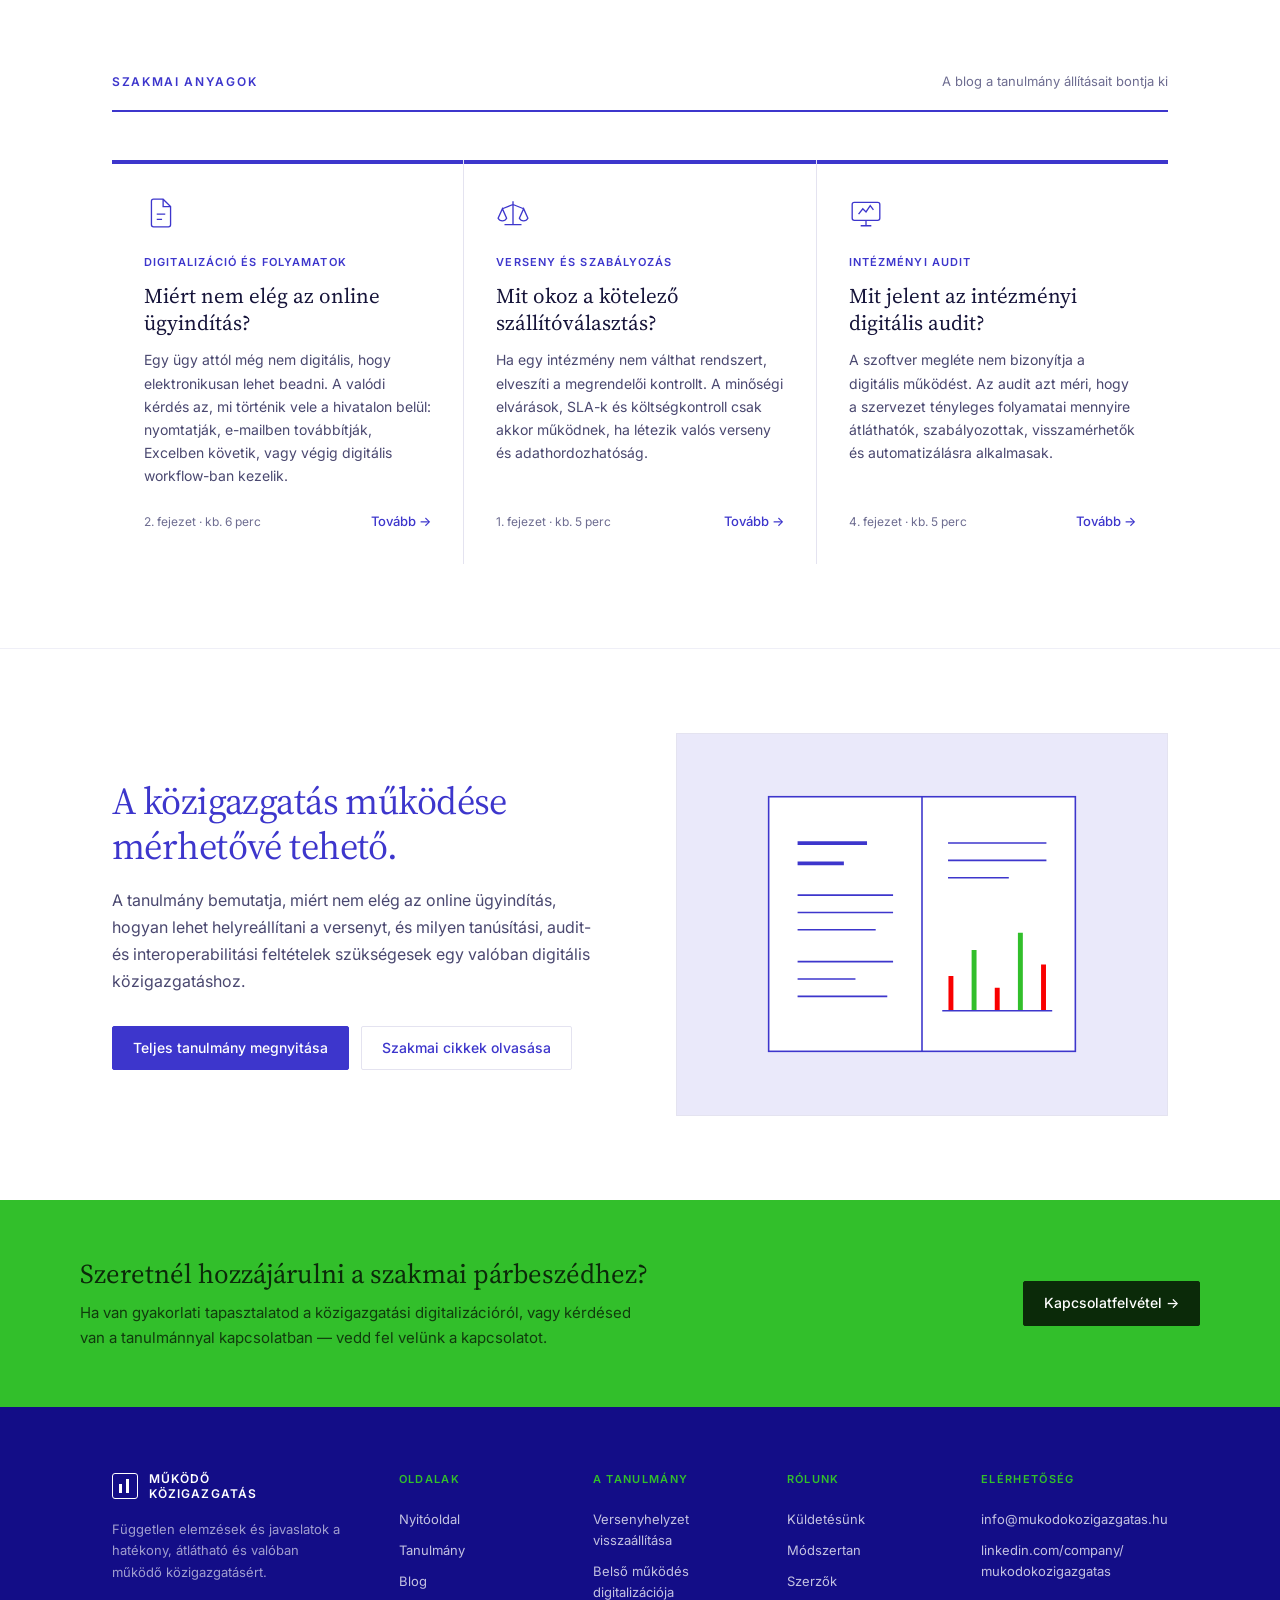
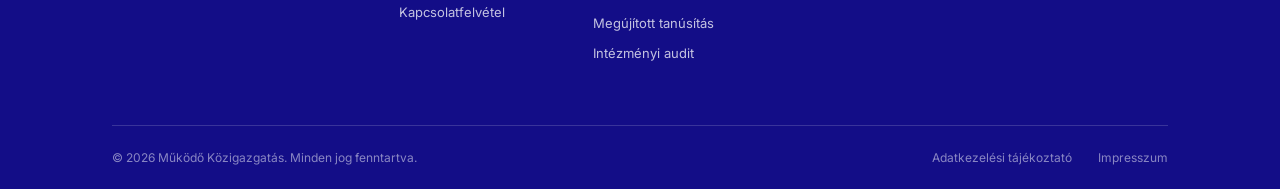
<file: variansB-kontraszt.html>
<!DOCTYPE html>
<html lang="hu">
<head>
<meta charset="utf-8">
<meta name="viewport" content="width=device-width, initial-scale=1">
<title>B variáns — Kontraszt · Működő Közigazgatás</title>
<link rel="preconnect" href="https://fonts.googleapis.com">
<link rel="preconnect" href="https://fonts.gstatic.com" crossorigin>
<link href="https://fonts.googleapis.com/css2?family=Source+Serif+4:opsz,wght@8..60,400;8..60,600&family=Inter:wght@400;500;600;700&display=swap" rel="stylesheet">
<style>
:root{
  /* az élő oldalról átvéve, változatlanul */
  --indigo:#3D36CC;
  --indigo-deep:#130D87;
  --red:#F90000;
  --green:#32BF2B;

  --ink:#16143A;
  --ink-2:#4A4870;
  --ink-3:#6E6D91;
  --line:#E4E3F0;
  --line-soft:#EFEFF7;
  --bg:#ffffff;
  --bg-2:#F6F6FB;
  --indigo-soft:#EAE9FA;
  --red-soft:#FFECEB;
  --green-soft:#E9F8E8;

  --maxw:1120px;
  --serif:"Source Serif 4",Georgia,serif;
  --sans:"Inter",-apple-system,BlinkMacSystemFont,"Segoe UI",sans-serif;
}
*{box-sizing:border-box;margin:0;padding:0}
html{scroll-behavior:smooth}
body{font-family:var(--sans);color:var(--ink);background:var(--bg);
  -webkit-font-smoothing:antialiased;font-size:16px;line-height:1.6}
.wrap{max-width:var(--maxw);margin:0 auto;padding:0 32px}
a{color:inherit;text-decoration:none}

/* HEADER — sötét, a hero-blokkal összeér */
header{background:var(--indigo-deep);position:sticky;top:0;z-index:50}
.hdr{display:flex;align-items:center;justify-content:space-between;height:72px}
.logo{display:flex;align-items:center;gap:11px}
.logo-mark{width:26px;height:26px;border:1.5px solid #fff;border-radius:3px;position:relative;flex:none}
.logo-mark::before,.logo-mark::after{content:"";position:absolute;bottom:5px;width:3px;background:#fff}
.logo-mark::before{left:6px;height:9px}
.logo-mark::after{left:13px;height:14px}
.logo-txt{font-size:12px;font-weight:600;letter-spacing:.09em;text-transform:uppercase;line-height:1.25;color:#fff}
nav{display:flex;align-items:center;gap:34px}
nav a{font-size:14px;color:rgba(255,255,255,.7);transition:color .15s}
nav a:hover,nav a.active{color:#fff}
nav a.active{font-weight:500}

.btn{display:inline-flex;align-items:center;gap:8px;font-size:14px;font-weight:500;
  padding:10px 20px;border-radius:2px;border:1px solid var(--indigo);background:var(--indigo);
  color:#fff;transition:all .15s;cursor:pointer;font-family:inherit}
.btn:hover{background:var(--indigo-deep);border-color:var(--indigo-deep)}
.btn-red{background:var(--red);border-color:var(--red)}
.btn-red:hover{background:#c70000;border-color:#c70000}
.btn-white{background:#fff;border-color:#fff;color:var(--indigo-deep)}
.btn-white:hover{background:#E6E5F7;border-color:#E6E5F7}
.btn-ghost{background:transparent;color:var(--indigo);border-color:var(--line)}
.btn-ghost:hover{background:var(--indigo-soft);border-color:var(--indigo)}
.btn-ghost-w{background:transparent;color:#fff;border-color:rgba(255,255,255,.4)}
.btn-ghost-w:hover{background:rgba(255,255,255,.12);border-color:#fff}
.btn-sm{padding:8px 16px;font-size:13px}
.link-arrow{display:inline-flex;align-items:center;gap:8px;font-size:14px;font-weight:500;
  color:var(--indigo);padding-bottom:3px;border-bottom:1px solid var(--indigo);transition:gap .15s}
.link-arrow:hover{gap:13px}
.eyebrow{font-size:11px;font-weight:600;letter-spacing:.14em;text-transform:uppercase;color:var(--indigo)}

/* HERO — teljes sötét indigó blokk */
.hero{background:var(--indigo-deep);color:#fff;padding:80px 0 96px;position:relative;overflow:hidden}
.hero::after{content:"";position:absolute;right:-120px;top:-80px;width:520px;height:520px;
  border-radius:50%;background:var(--indigo);opacity:.32;filter:blur(40px)}
.hero .wrap{position:relative;z-index:2}
.hero-grid{display:grid;grid-template-columns:1.2fr .8fr;gap:72px;align-items:start}
.hero .eyebrow{color:var(--green)}
h1{font-family:var(--serif);font-weight:400;font-size:54px;line-height:1.12;
  letter-spacing:-.018em;margin:22px 0 28px;color:#fff}
.hero .lead{font-size:17px;line-height:1.68;color:rgba(255,255,255,.76);max-width:56ch}
.hero .lead + .lead{margin-top:16px}
.hero-cta{display:flex;gap:12px;margin-top:38px}
.hero-art{border:1px solid rgba(255,255,255,.22);background:rgba(255,255,255,.06);
  aspect-ratio:1/1.06;display:flex;align-items:center;justify-content:center;padding:24px}
.hero-art svg{width:100%;height:auto}

/* PILLARS — színes bal él, jelentés szerint */
.pillars{padding:80px 0}
.pillars-intro{max-width:58ch;margin-bottom:44px}
.pillars-intro h2{font-family:var(--serif);font-weight:400;font-size:34px;
  letter-spacing:-.012em;line-height:1.22;margin-bottom:12px;color:var(--indigo)}
.pillars-intro p{font-size:15px;color:var(--ink-3)}
.pill{display:grid;grid-template-columns:88px 1fr 1.35fr;gap:32px;
  padding:34px 0 34px 24px;border-top:1px solid var(--line);align-items:start;
  border-left:4px solid var(--indigo);transition:background .18s}
.pill:last-of-type{border-bottom:1px solid var(--line)}
.pill:hover{background:var(--indigo-soft)}
.pill-num{font-family:var(--serif);font-size:34px;color:var(--indigo);line-height:1;padding-left:4px}
.pill h3{font-size:18px;font-weight:600;line-height:1.35;padding-top:6px}
.pill p{font-size:14.5px;color:var(--ink-2);line-height:1.7;padding-top:7px}

/* ABOUT */
.about{background:var(--bg-2);border-top:1px solid var(--line-soft);border-bottom:1px solid var(--line-soft)}
.about-in{padding:84px 0}
.about-grid{display:grid;grid-template-columns:1fr 1fr;gap:72px;align-items:start}
.about h2{font-family:var(--serif);font-weight:400;font-size:32px;line-height:1.22;
  letter-spacing:-.012em;margin-bottom:18px;color:var(--indigo)}
.about p{font-size:15.5px;color:var(--ink-2);line-height:1.72;margin-bottom:14px}

/* FIGURES — itt a piros/zöld tényleg jelent valamit */
.figs{padding:84px 0}
.figs-grid{display:grid;grid-template-columns:.95fr 1.05fr;gap:72px;align-items:start}
.figs h2{font-family:var(--serif);font-weight:400;font-size:34px;line-height:1.2;
  letter-spacing:-.012em;margin:18px 0 18px}
.figs p{font-size:15.5px;color:var(--ink-2);line-height:1.72;margin-bottom:14px;max-width:52ch}
.legend{display:flex;gap:20px;margin-top:24px;font-size:12px;font-weight:600;
  letter-spacing:.06em;text-transform:uppercase}
.legend span{display:flex;align-items:center;gap:7px}
.legend i{width:12px;height:12px;border-radius:2px;display:block}
.disc{font-size:13px;color:var(--ink-3);border-left:2px solid var(--line);
  padding-left:16px;margin-top:24px;line-height:1.6}
.table{border-top:2px solid var(--ink)}
.row{display:grid;grid-template-columns:1fr auto;gap:24px;align-items:baseline;
  padding:22px 20px;border-bottom:1px solid var(--line-soft)}
.row.now{background:var(--red-soft)}
.row.alt{background:var(--green-soft)}
.row-l{font-size:14px;color:var(--ink-2);line-height:1.5}
.row-l small{display:block;font-size:11.5px;margin-top:4px;letter-spacing:.06em;
  text-transform:uppercase;font-weight:600}
.row.now .row-l small{color:var(--red)}
.row.alt .row-l small{color:#238C1E}
.row-v{font-family:var(--serif);font-size:27px;letter-spacing:-.01em;white-space:nowrap}
.row-v span{font-family:var(--sans);font-size:13px;color:var(--ink-3);margin-left:5px;font-weight:400}
.row.now .row-v{color:var(--red)}
.row.alt .row-v{color:#238C1E}
.bar{height:4px;background:rgba(0,0,0,.07);margin-top:12px;grid-column:1/-1}
.bar i{display:block;height:100%}
.row.now .bar i{background:var(--red)}
.row.alt .bar i{background:var(--green)}

/* ARTICLES — kategóriaszín a felső élen */
.arts{padding:0 0 84px}
.sec-head{display:flex;align-items:baseline;justify-content:space-between;
  padding-bottom:18px;border-bottom:2px solid var(--indigo);margin-bottom:48px}
.sec-head h2{font-size:12px;font-weight:600;letter-spacing:.14em;text-transform:uppercase;color:var(--indigo)}
.sec-head span{font-size:13px;color:var(--ink-3)}
.grid{display:grid;grid-template-columns:repeat(3,1fr);gap:1px;background:var(--line)}
.card{padding:0;background:var(--bg);display:flex;flex-direction:column;transition:background .18s}
.card:hover{background:var(--bg-2)}
.card-top{height:4px;background:var(--indigo)}
.card-in{padding:32px 32px 32px;display:flex;flex-direction:column;flex:1}
.card-icon{width:34px;height:34px;margin-bottom:24px;color:var(--indigo)}
.card-icon svg{width:100%;height:100%;stroke:currentColor;fill:none;stroke-width:1.25}
.tag{display:inline-block;font-size:11px;font-weight:600;letter-spacing:.1em;
  text-transform:uppercase;color:var(--indigo);margin-bottom:10px}
.card h3{font-family:var(--serif);font-weight:400;font-size:21px;line-height:1.3;margin-bottom:12px}
.card p{font-size:14px;color:var(--ink-2);line-height:1.65;margin-bottom:24px;flex:1}
.card-foot{display:flex;align-items:center;justify-content:space-between;font-size:12px;color:var(--ink-3)}
.card-foot .arrow{color:var(--indigo);font-weight:500;font-size:13px}

/* CLOSE */
.close{border-top:1px solid var(--line-soft);padding:84px 0}
.close-grid{display:grid;grid-template-columns:1fr 1fr;gap:72px;align-items:center}
.close h2{font-family:var(--serif);font-weight:400;font-size:38px;line-height:1.18;
  letter-spacing:-.015em;margin-bottom:18px;color:var(--indigo)}
.close p{font-size:16px;color:var(--ink-2);line-height:1.7;max-width:54ch}
.close .cta{display:flex;gap:12px;margin-top:30px}
.close-art{border:1px solid var(--line);background:var(--indigo-soft);aspect-ratio:4/3;
  display:flex;align-items:center;justify-content:center;padding:28px}
.close-art svg{width:100%;height:auto}

/* BAND — zöld, mert ez a „csatlakozz" hívás */
.band{background:var(--green);color:#0B2A09}
.band-in{padding:56px 0;display:flex;align-items:center;justify-content:space-between;gap:48px}
.band h2{font-family:var(--serif);font-weight:400;font-size:27px;line-height:1.3;margin-bottom:10px}
.band p{font-size:15px;color:rgba(11,42,9,.88);max-width:62ch;line-height:1.65}
.band .btn{background:#0B2A09;border-color:#0B2A09;color:#fff;flex:none}
.band .btn:hover{background:#000;border-color:#000}

/* FOOTER */
footer{background:var(--indigo-deep);color:#fff;padding:64px 0 0;font-size:14px}
.f-grid{display:grid;grid-template-columns:1.6fr 1fr 1fr 1fr 1.2fr;gap:40px;padding-bottom:56px}
.f-about p{font-size:13px;color:rgba(255,255,255,.6);line-height:1.65;margin-top:18px;max-width:30ch}
.f-col h5{font-size:11px;font-weight:600;letter-spacing:.12em;text-transform:uppercase;
  margin-bottom:16px;color:var(--green)}
.f-col a{display:block;font-size:13px;color:rgba(255,255,255,.75);padding:5px 0;transition:color .15s}
.f-col a:hover{color:#fff}
.f-contact div{font-size:13px;color:rgba(255,255,255,.75);padding:5px 0}
.f-bar{border-top:1px solid rgba(255,255,255,.16);padding:22px 0;display:flex;
  justify-content:space-between;font-size:12px;color:rgba(255,255,255,.5)}
.f-bar div{display:flex;gap:26px}
.note{background:var(--indigo-soft);border-bottom:1px solid var(--line);padding:10px 32px;
  font-size:12px;color:var(--indigo-deep);text-align:center}

@media(max-width:980px){
  .hero-grid,.about-grid,.figs-grid,.close-grid{grid-template-columns:1fr;gap:44px}
  .hero-art{max-width:460px}
  .pill{grid-template-columns:56px 1fr;gap:20px}
  .pill p{grid-column:2}
  .grid{grid-template-columns:repeat(2,1fr)}
  h1{font-size:40px}
  .band-in{flex-direction:column;align-items:flex-start}
  .f-grid{grid-template-columns:1fr 1fr;gap:36px}
  nav{display:none}
}
@media(max-width:620px){
  .wrap{padding:0 20px}
  .grid{grid-template-columns:1fr}
  h1{font-size:32px}
  .hero-cta,.close .cta{flex-direction:column}
  .f-grid{grid-template-columns:1fr}
  .row-v{font-size:22px}
  .legend{flex-direction:column;gap:8px}
}
</style>
</head>
<body>

<div class="note"><strong>B variáns — „Kontraszt"</strong> · Sötét indigó hero. A zöld és a piros csak ott, ahol jelentése van: piros = jelenlegi költség, zöld = alternatíva.</div>

<header>
  <div class="wrap hdr">
    <a href="#" class="logo"><span class="logo-mark"></span><span class="logo-txt">Működő<br>Közigazgatás</span></a>
    <nav>
      <a href="#" class="active">Nyitóoldal</a><a href="#">Tanulmány</a><a href="#">Blog</a><a href="#">Kapcsolatfelvétel</a>
    </nav>
    <a href="#" class="btn btn-ghost-w btn-sm">Tanulmány letöltése</a>
  </div>
</header>

<section class="hero">
  <div class="wrap hero-grid">
    <div>
      <div class="eyebrow">Független szakmai kezdeményezés</div>
      <h1>Működő közigazgatás,<br>mérhető digitális működés</h1>
      <p class="lead">A magyar közigazgatás digitális működőképessége nem informatikai részletkérdés. Az állam végrehajtó képességét, az ügyintézés sebességét, a közpénzek hatékony felhasználását és a jövőbeli mesterséges intelligencia-használat feltételeit határozza meg.</p>
      <p class="lead">A tanulmány központi állítása egyszerű: nem elég, ha egy ügy elektronikusan indítható. Az számít, hogy a hivatalon belül is gyorsan, átláthatóan, mérhetően és digitálisan halad-e végig.</p>
      <div class="hero-cta">
        <a href="#" class="btn btn-white">Olvasd el a tanulmányt</a>
        <a href="#cikkek" class="btn btn-ghost-w">Böngéssz a szakmai anyagok között</a>
      </div>
    </div>
    <div class="hero-art">
      <svg viewBox="0 0 260 276" fill="none" stroke="#fff" stroke-width="1.1" opacity=".92">
        <rect x="16" y="18" width="66" height="46" rx="2" fill="rgba(255,255,255,.08)"/>
        <path d="M16 20 49 44 82 20"/>
        <text x="16" y="80" font-family="Inter,sans-serif" font-size="8" fill="rgba(255,255,255,.6)" stroke="none" letter-spacing="1">BEÉRKEZÉS</text>
        <path d="M82 41 h34" stroke-dasharray="3 3"/><path d="M112 37 l5 4 -5 4"/>
        <rect x="122" y="14" width="122" height="122" rx="2" fill="rgba(50,191,43,.16)" stroke="#32BF2B"/>
        <g stroke="#32BF2B">
          <circle cx="152" cy="48" r="9"/><circle cx="214" cy="48" r="9"/>
          <circle cx="152" cy="102" r="9"/><circle cx="214" cy="102" r="9"/>
          <path d="M161 48 h44 M152 57 v36 M214 57 v36 M161 102 h44" stroke-dasharray="2 3"/>
        </g>
        <text x="122" y="152" font-family="Inter,sans-serif" font-size="8" fill="#32BF2B" stroke="none" letter-spacing="1">BELSŐ FELDOLGOZÁS</text>
        <rect x="122" y="176" width="122" height="84" rx="2" fill="rgba(255,255,255,.08)"/>
        <line x1="138" y1="200" x2="228" y2="200"/><line x1="138" y1="214" x2="228" y2="214"/>
        <line x1="138" y1="228" x2="196" y2="228"/>
        <circle cx="212" cy="238" r="11"/><path d="m207 238 4 4 7-8"/>
        <path d="M183 136 v40" stroke-dasharray="3 3"/><path d="M179 172 l4 5 4-5"/>
        <text x="16" y="200" font-family="Inter,sans-serif" font-size="8" fill="rgba(255,255,255,.6)" stroke="none" letter-spacing="1">KIMENŐ</text>
        <text x="16" y="212" font-family="Inter,sans-serif" font-size="8" fill="rgba(255,255,255,.6)" stroke="none" letter-spacing="1">DÖNTÉS</text>
        <rect x="16" y="230" width="76" height="30" rx="2" fill="rgba(255,255,255,.08)"/>
        <path d="M26 252 v-8 M38 252 v-14 M50 252 v-5 M62 252 v-17 M74 252 v-11" stroke-width="2.5"/>
        <line x1="20" y1="255" x2="88" y2="255"/>
      </svg>
    </div>
  </div>
</section>

<section class="pillars">
  <div class="wrap">
    <div class="pillars-intro">
      <h2>A tanulmány öt pillére</h2>
      <p>A javaslatcsomag egymásra épülő elemekből áll — önmagában egyik sem elég.</p>
    </div>
    <div class="pill"><div class="pill-num">01</div><h3>Versenyhelyzet visszaállítása</h3><p>A közigazgatási informatikában a kötelezően kijelölt rendszerek és monopolhelyzetek növelik a költségeket, rontják az intézmények alkupozícióját, és működésbiztonsági kockázatot hoznak létre. A cél nem egy új monopólium, hanem valódi verseny, szabad szállítóválasztás és ellenőrizhető minőség.</p></div>
    <div class="pill"><div class="pill-num">02</div><h3>A belső működés digitalizációja</h3><p>A legnagyobb lemaradás nem az állampolgár felé látható online felületeken van, hanem a hivatalok belső működésében: az iratkezelésben, a jóváhagyási láncokban, az elektronikus aláírásban, az adatcserében és a workflow-kban. A digitális állam valódi mércéje a teljes ügyintézési folyamat.</p></div>
    <div class="pill"><div class="pill-num">03</div><h3>Megújított tanúsítás</h3><p>A tanúsítás feladata, hogy minden szállító számára azonos, nyilvános és ellenőrizhető minimumkövetelményeket állítson fel. Egy tanúsított rendszernek nemcsak iktatnia kell tudnia, hanem támogatnia kell a workflow-t, az adathordozhatóságot, az interoperabilitást, az elektronikus aláírást, a kiberbiztonságot és a szolgáltatási szinteket is.</p></div>
    <div class="pill"><div class="pill-num">04</div><h3>Intézményi folyamatok auditja</h3><p>Nem elég, ha egy intézmény rendelkezik digitális rendszerrel. Mérni kell, hogy ténylegesen digitálisan dolgozik-e. Az audit azt vizsgálja, hogy a folyamatok követhetők-e, a felelősségi pontok világosak-e, az adatok visszakereshetők-e, és a működés vezetői szinten mérhető-e.</p></div>
    <div class="pill"><div class="pill-num">05</div><h3>Gazdasági és működési hatás</h3><p>A hatékonyabb közigazgatás kevesebb manuális munkát, gyorsabb ügyintézést, jobb adatminőséget és alacsonyabb működési kockázatot jelent. A tanulmány szerint a back-office digitalizáció nem költségként, hanem magas megtérülésű állami infrastruktúra-fejlesztésként kezelendő.</p></div>
  </div>
</section>

<section class="about">
  <div class="wrap about-in">
    <div class="eyebrow" style="margin-bottom:26px">Kik vagyunk</div>
    <div class="about-grid">
      <div>
        <h2>Független szakmai kezdeményezés</h2>
        <p>A Működő Közigazgatás egy szakmai kezdeményezés a magyar közigazgatás digitális működőképességének helyreállításáért. A mögötte álló tanulmány gyakorlati tapasztalatokra, intézményi működési problémákra és szakpolitikai javaslatokra épül.</p>
      </div>
      <div>
        <p style="margin-top:8px">A kezdeményezés célja nem egy konkrét szállító vagy rendszer támogatása. A cél az, hogy újra legyen tényalapú szakmai párbeszéd arról, hogyan működik ténylegesen az állam belső digitális infrastruktúrája, és hogyan lehet azt versenyalapon, mérhetően és biztonságosan fejleszteni.</p>
        <div style="margin-top:24px"><a href="#" class="link-arrow">Módszertan és szerzők →</a></div>
      </div>
    </div>
  </div>
</section>

<section class="figs">
  <div class="wrap figs-grid">
    <div>
      <div class="eyebrow">Nagyságrendek</div>
      <h2>A probléma nem elméleti</h2>
      <p>A verseny hiánya, a zárt rendszerek és a mérhetetlen belső folyamatok egyszerre okoznak költség-, minőség- és működésbiztonsági kockázatot.</p>
      <div class="legend">
        <span><i style="background:#F90000"></i> Jelenlegi modell</span>
        <span><i style="background:#32BF2B"></i> Alternatíva</span>
      </div>
      <p class="disc">A pontos számok szakmai és pénzügyi ellenőrzést igényelnek. A tanulmány a nagyságrendeket mutatja be, nem tételes költségvetést.</p>
    </div>
    <div class="table">
      <div class="row now">
        <div class="row-l">Központi keretmegállapodás a jelenlegi monopolhelyzetű rendszer bevezetésére<small>Jelenlegi modell</small></div>
        <div class="row-v">82 <span>Mrd Ft</span></div>
        <div class="bar"><i style="width:100%"></i></div>
      </div>
      <div class="row now">
        <div class="row-l">Éves támogatási szolgáltatásra kötött keret<small>Jelenlegi modell</small></div>
        <div class="row-v">23,2 <span>Mrd Ft / év</span></div>
        <div class="bar"><i style="width:28%"></i></div>
      </div>
      <div class="row alt">
        <div class="row-l">Alapszintű iratkezelési működés versenypiaci alapon<small>Alternatíva</small></div>
        <div class="row-v">8–10 <span>Mrd Ft</span></div>
        <div class="bar"><i style="width:12%"></i></div>
      </div>
      <div class="row alt">
        <div class="row-l">Workflow-alapú, automatizálásra felkészített működés újraépítése<small>Alternatíva</small></div>
        <div class="row-v">25–30 <span>Mrd Ft</span></div>
        <div class="bar"><i style="width:36%"></i></div>
      </div>
      <div style="padding-top:26px"><a href="#" class="link-arrow">További információ a tanulmányban →</a></div>
    </div>
  </div>
</section>

<section class="arts" id="cikkek">
  <div class="wrap">
    <div class="sec-head"><h2>Szakmai anyagok</h2><span>A blog a tanulmány állításait bontja ki</span></div>
  </div>
  <div class="wrap">
    <div class="grid">
      <article class="card">
        <div class="card-top"></div>
        <div class="card-in">
          <div class="card-icon"><svg viewBox="0 0 32 32"><path d="M18 3H9a2 2 0 0 0-2 2v22a2 2 0 0 0 2 2h14a2 2 0 0 0 2-2V10Z"/><path d="M18 3v7h7"/><path d="M12 17h8M12 22h5"/></svg></div>
          <span class="tag">Digitalizáció és folyamatok</span>
          <h3>Miért nem elég az online ügyindítás?</h3>
          <p>Egy ügy attól még nem digitális, hogy elektronikusan lehet beadni. A valódi kérdés az, mi történik vele a hivatalon belül: nyomtatják, e-mailben továbbítják, Excelben követik, vagy végig digitális workflow-ban kezelik.</p>
          <div class="card-foot"><span>2. fejezet · kb. 6 perc</span><span class="arrow">Tovább →</span></div>
        </div>
      </article>
      <article class="card">
        <div class="card-top"></div>
        <div class="card-in">
          <div class="card-icon"><svg viewBox="0 0 32 32"><path d="M16 5v22M8 27h16M16 8 6 12M16 8l10 4"/><path d="M6 12 2 21a4.5 4.5 0 0 0 8 0Z"/><path d="M26 12l-4 9a4.5 4.5 0 0 0 8 0Z"/></svg></div>
          <span class="tag">Verseny és szabályozás</span>
          <h3>Mit okoz a kötelező szállítóválasztás?</h3>
          <p>Ha egy intézmény nem válthat rendszert, elveszíti a megrendelői kontrollt. A minőségi elvárások, SLA-k és költségkontroll csak akkor működnek, ha létezik valós verseny és adathordozhatóság.</p>
          <div class="card-foot"><span>1. fejezet · kb. 5 perc</span><span class="arrow">Tovább →</span></div>
        </div>
      </article>
      <article class="card">
        <div class="card-top"></div>
        <div class="card-in">
          <div class="card-icon"><svg viewBox="0 0 32 32"><rect x="3" y="6" width="26" height="17" rx="2"/><path d="M11 28h10M16 23v5"/><path d="M9 17l4-5 3 3 4-6 3 4"/></svg></div>
          <span class="tag">Intézményi audit</span>
          <h3>Mit jelent az intézményi digitális audit?</h3>
          <p>A szoftver megléte nem bizonyítja a digitális működést. Az audit azt méri, hogy a szervezet tényleges folyamatai mennyire átláthatók, szabályozottak, visszamérhetők és automatizálásra alkalmasak.</p>
          <div class="card-foot"><span>4. fejezet · kb. 5 perc</span><span class="arrow">Tovább →</span></div>
        </div>
      </article>
    </div>
  </div>
</section>

<section class="close">
  <div class="wrap close-grid">
    <div>
      <h2>A közigazgatás működése mérhetővé tehető.</h2>
      <p>A tanulmány bemutatja, miért nem elég az online ügyindítás, hogyan lehet helyreállítani a versenyt, és milyen tanúsítási, audit- és interoperabilitási feltételek szükségesek egy valóban digitális közigazgatáshoz.</p>
      <div class="cta">
        <a href="#" class="btn">Teljes tanulmány megnyitása</a>
        <a href="#cikkek" class="btn btn-ghost">Szakmai cikkek olvasása</a>
      </div>
    </div>
    <div class="close-art">
      <svg viewBox="0 0 300 225" fill="none" stroke="#3D36CC" stroke-width="1.1">
        <rect x="44" y="24" width="212" height="176" fill="#fff"/>
        <line x1="150" y1="24" x2="150" y2="200"/>
        <line x1="64" y1="56" x2="112" y2="56" stroke-width="2.6"/><line x1="64" y1="70" x2="96" y2="70" stroke-width="2.6"/>
        <line x1="64" y1="92" x2="130" y2="92"/><line x1="64" y1="104" x2="130" y2="104"/>
        <line x1="64" y1="116" x2="118" y2="116"/><line x1="64" y1="138" x2="130" y2="138"/>
        <line x1="64" y1="150" x2="104" y2="150"/><line x1="64" y1="162" x2="126" y2="162"/>
        <line x1="168" y1="56" x2="236" y2="56"/><line x1="168" y1="68" x2="236" y2="68"/>
        <line x1="168" y1="80" x2="210" y2="80"/>
        <path d="M170 172 v-24 M202 172 v-16 M234 172 v-32" stroke="#F90000" stroke-width="3.4"/>
        <path d="M186 172 v-42 M218 172 v-54" stroke="#32BF2B" stroke-width="3.4"/>
        <line x1="164" y1="172" x2="240" y2="172"/>
      </svg>
    </div>
  </div>
</section>

<section class="band">
  <div class="wrap band-in">
    <div>
      <h2>Szeretnél hozzájárulni a szakmai párbeszédhez?</h2>
      <p>Ha van gyakorlati tapasztalatod a közigazgatási digitalizációról, vagy kérdésed van a tanulmánnyal kapcsolatban — vedd fel velünk a kapcsolatot.</p>
    </div>
    <a href="#" class="btn">Kapcsolatfelvétel →</a>
  </div>
</section>

<footer>
  <div class="wrap">
    <div class="f-grid">
      <div class="f-about">
        <div class="logo"><span class="logo-mark"></span><span class="logo-txt">Működő<br>Közigazgatás</span></div>
        <p>Független elemzések és javaslatok a hatékony, átlátható és valóban működő közigazgatásért.</p>
      </div>
      <div class="f-col"><h5>Oldalak</h5><a href="#">Nyitóoldal</a><a href="#">Tanulmány</a><a href="#">Blog</a><a href="#">Kapcsolatfelvétel</a></div>
      <div class="f-col"><h5>A tanulmány</h5><a href="#">Versenyhelyzet visszaállítása</a><a href="#">Belső működés digitalizációja</a><a href="#">Megújított tanúsítás</a><a href="#">Intézményi audit</a></div>
      <div class="f-col"><h5>Rólunk</h5><a href="#">Küldetésünk</a><a href="#">Módszertan</a><a href="#">Szerzők</a></div>
      <div class="f-col f-contact"><h5>Elérhetőség</h5><div>info@mukodokozigazgatas.hu</div><div>linkedin.com/company/<br>mukodokozigazgatas</div></div>
    </div>
    <div class="f-bar">
      <span>© 2026 Működő Közigazgatás. Minden jog fenntartva.</span>
      <div><a href="#">Adatkezelési tájékoztató</a><a href="#">Impresszum</a></div>
    </div>
  </div>
</footer>

</body>
</html>
</file>
